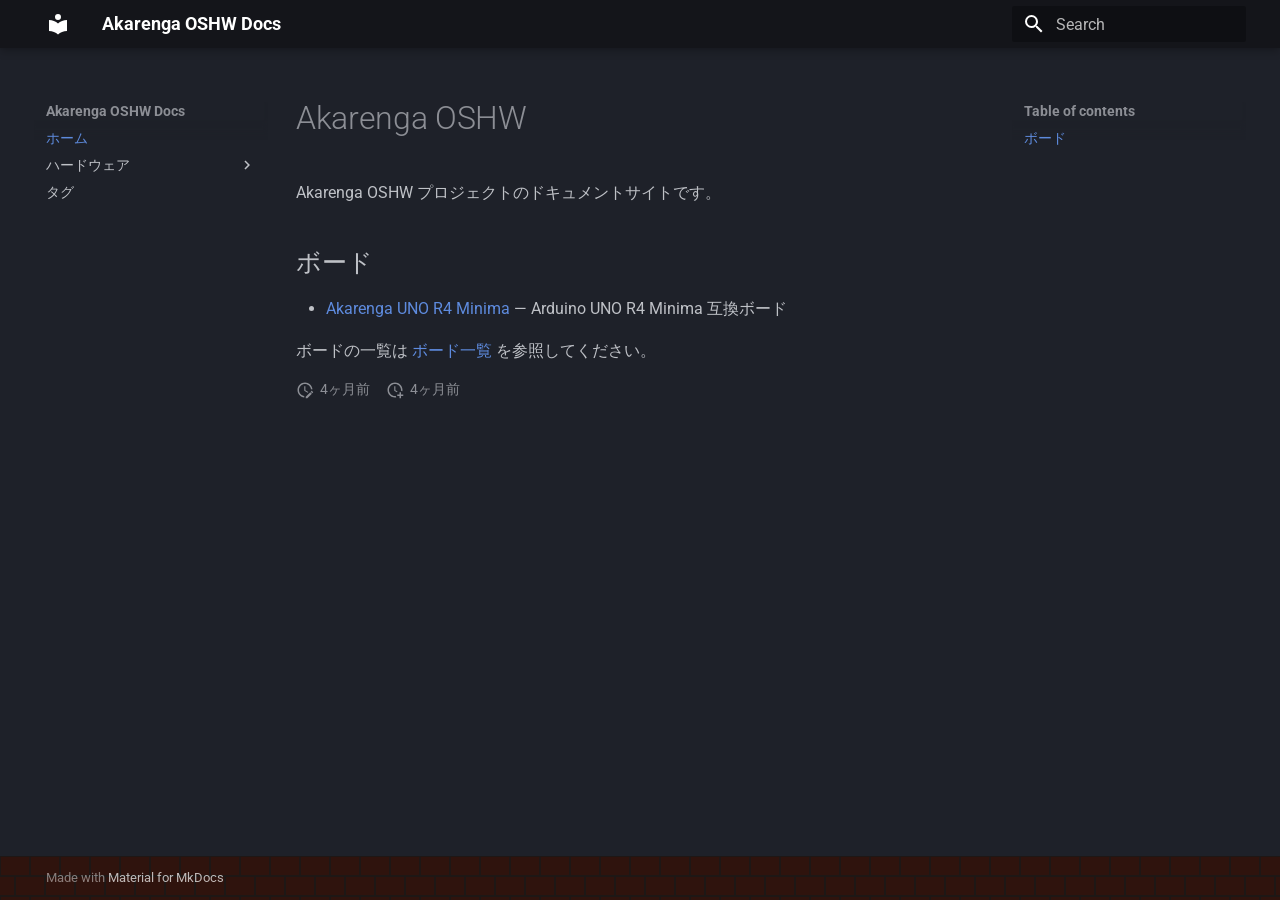
<file: index.html>
<!doctype html>
<html lang="en" class="no-js">
  <head>
    
      <meta charset="utf-8">
      <meta name="viewport" content="width=device-width,initial-scale=1">
      
      
      
      
      
        <link rel="next" href="hardware/boards/">
      
      
        
      
      
      <link rel="icon" href="assets/images/favicon.png">
      <meta name="generator" content="mkdocs-1.6.1, mkdocs-material-9.8.0">
    
    
      
        <title>Akarenga OSHW Docs</title>
      
    
    
      <link rel="stylesheet" href="assets/stylesheets/main.57a0d79d.min.css">
      
        
        <link rel="stylesheet" href="assets/stylesheets/palette.fb2fffe2.min.css">
      
      


    
    
      
    
    
      
        
        
        <link rel="preconnect" href="https://fonts.gstatic.com" crossorigin>
        <link rel="stylesheet" href="https://fonts.googleapis.com/css?family=Roboto:300,300i,400,400i,700,700i%7CRoboto+Mono:400,400i,700,700i&display=fallback">
        <style>:root{--md-text-font:"Roboto";--md-code-font:"Roboto Mono"}</style>
      
    
    
      <link rel="stylesheet" href="css/timeago.css">
    
      <link rel="stylesheet" href="stylesheets/extra.css">
    
    <script>__md_scope=new URL(".",location),__md_hash=e=>[...e].reduce(((e,_)=>(e<<5)-e+_.charCodeAt(0)),0),__md_get=(e,_=localStorage,t=__md_scope)=>JSON.parse(_.getItem(t.pathname+"."+e)),__md_set=(e,_,t=localStorage,a=__md_scope)=>{try{t.setItem(a.pathname+"."+e,JSON.stringify(_))}catch(e){}}</script>
    
      

    
    
  </head>
  
  
    
    
    
    
    
    <body dir="ltr" data-md-color-scheme="slate" data-md-color-primary="black" data-md-color-accent="indigo">
  
    
    <input class="md-toggle" data-md-toggle="drawer" type="checkbox" id="__drawer" autocomplete="off">
    <input class="md-toggle" data-md-toggle="search" type="checkbox" id="__search" autocomplete="off">
    <label class="md-overlay" for="__drawer"></label>
    <div data-md-component="skip">
      
        
        <a href="#akarenga-oshw" class="md-skip">
          Skip to content
        </a>
      
    </div>
    <div data-md-component="announce">
      
    </div>
    
    
      

  

<header class="md-header md-header--shadow" data-md-component="header">
  <nav class="md-header__inner md-grid" aria-label="Header">
    <a href="." title="Akarenga OSHW Docs" class="md-header__button md-logo" aria-label="Akarenga OSHW Docs" data-md-component="logo">
      
  
  <svg xmlns="http://www.w3.org/2000/svg" viewBox="0 0 24 24"><path d="M12 8a3 3 0 0 0 3-3 3 3 0 0 0-3-3 3 3 0 0 0-3 3 3 3 0 0 0 3 3m0 3.54C9.64 9.35 6.5 8 3 8v11c3.5 0 6.64 1.35 9 3.54 2.36-2.19 5.5-3.54 9-3.54V8c-3.5 0-6.64 1.35-9 3.54"/></svg>

    </a>
    <label class="md-header__button md-icon" for="__drawer">
      
      <svg xmlns="http://www.w3.org/2000/svg" viewBox="0 0 24 24"><path d="M3 6h18v2H3zm0 5h18v2H3zm0 5h18v2H3z"/></svg>
    </label>
    <div class="md-header__title" data-md-component="header-title">
      <div class="md-header__ellipsis">
        <div class="md-header__topic">
          <span class="md-ellipsis">
            Akarenga OSHW Docs
          </span>
        </div>
        <div class="md-header__topic" data-md-component="header-topic">
          <span class="md-ellipsis">
            
              ホーム
            
          </span>
        </div>
      </div>
    </div>
    
      
    
    
    
    
      
      
        <label class="md-header__button md-icon" for="__search">
          
          <svg xmlns="http://www.w3.org/2000/svg" viewBox="0 0 24 24"><path d="M9.5 3A6.5 6.5 0 0 1 16 9.5c0 1.61-.59 3.09-1.56 4.23l.27.27h.79l5 5-1.5 1.5-5-5v-.79l-.27-.27A6.52 6.52 0 0 1 9.5 16 6.5 6.5 0 0 1 3 9.5 6.5 6.5 0 0 1 9.5 3m0 2C7 5 5 7 5 9.5S7 14 9.5 14 14 12 14 9.5 12 5 9.5 5"/></svg>
        </label>
        <div class="md-search" data-md-component="search" role="dialog">
  <label class="md-search__overlay" for="__search"></label>
  <div class="md-search__inner" role="search">
    <form class="md-search__form" name="search">
      <input type="text" class="md-search__input" name="query" aria-label="Search" placeholder="Search" autocapitalize="off" autocorrect="off" autocomplete="off" spellcheck="false" data-md-component="search-query" required>
      <label class="md-search__icon md-icon" for="__search">
        
        <svg xmlns="http://www.w3.org/2000/svg" viewBox="0 0 24 24"><path d="M9.5 3A6.5 6.5 0 0 1 16 9.5c0 1.61-.59 3.09-1.56 4.23l.27.27h.79l5 5-1.5 1.5-5-5v-.79l-.27-.27A6.52 6.52 0 0 1 9.5 16 6.5 6.5 0 0 1 3 9.5 6.5 6.5 0 0 1 9.5 3m0 2C7 5 5 7 5 9.5S7 14 9.5 14 14 12 14 9.5 12 5 9.5 5"/></svg>
        
        <svg xmlns="http://www.w3.org/2000/svg" viewBox="0 0 24 24"><path d="M20 11v2H8l5.5 5.5-1.42 1.42L4.16 12l7.92-7.92L13.5 5.5 8 11z"/></svg>
      </label>
      <nav class="md-search__options" aria-label="Search">
        
        <button type="reset" class="md-search__icon md-icon" title="Clear" aria-label="Clear" tabindex="-1">
          
          <svg xmlns="http://www.w3.org/2000/svg" viewBox="0 0 24 24"><path d="M19 6.41 17.59 5 12 10.59 6.41 5 5 6.41 10.59 12 5 17.59 6.41 19 12 13.41 17.59 19 19 17.59 13.41 12z"/></svg>
        </button>
      </nav>
      
    </form>
    <div class="md-search__output">
      <div class="md-search__scrollwrap" tabindex="0" data-md-scrollfix>
        <div class="md-search-result" data-md-component="search-result">
          <div class="md-search-result__meta">
            Initializing search
          </div>
          <ol class="md-search-result__list" role="presentation"></ol>
        </div>
      </div>
    </div>
  </div>
</div>
      
    
    
  </nav>
  
</header>
    
    <div class="md-container" data-md-component="container">
      
      
        
          
        
      
      <main class="md-main" data-md-component="main">
        <div class="md-main__inner md-grid">
          
            
              
              <div class="md-sidebar md-sidebar--primary" data-md-component="sidebar" data-md-type="navigation" >
                <div class="md-sidebar__scrollwrap">
                  <div class="md-sidebar__inner">
                    



<nav class="md-nav md-nav--primary" aria-label="Navigation" data-md-level="0">
  <label class="md-nav__title" for="__drawer">
    <a href="." title="Akarenga OSHW Docs" class="md-nav__button md-logo" aria-label="Akarenga OSHW Docs" data-md-component="logo">
      
  
  <svg xmlns="http://www.w3.org/2000/svg" viewBox="0 0 24 24"><path d="M12 8a3 3 0 0 0 3-3 3 3 0 0 0-3-3 3 3 0 0 0-3 3 3 3 0 0 0 3 3m0 3.54C9.64 9.35 6.5 8 3 8v11c3.5 0 6.64 1.35 9 3.54 2.36-2.19 5.5-3.54 9-3.54V8c-3.5 0-6.64 1.35-9 3.54"/></svg>

    </a>
    Akarenga OSHW Docs
  </label>
  
  <ul class="md-nav__list" data-md-scrollfix>
    
      
      
  
  
    
  
  
  
    <li class="md-nav__item md-nav__item--active">
      
      <input class="md-nav__toggle md-toggle" type="checkbox" id="__toc">
      
      
        
      
      
        <label class="md-nav__link md-nav__link--active" for="__toc">
          
  
  
  <span class="md-ellipsis">
    
  
    ホーム
  

    
  </span>
  
  

          <span class="md-nav__icon md-icon"></span>
        </label>
      
      <a href="." class="md-nav__link md-nav__link--active">
        
  
  
  <span class="md-ellipsis">
    
  
    ホーム
  

    
  </span>
  
  

      </a>
      
        

<nav class="md-nav md-nav--secondary" aria-label="Table of contents">
  
  
  
    
  
  
    <label class="md-nav__title" for="__toc">
      <span class="md-nav__icon md-icon"></span>
      Table of contents
    </label>
    <ul class="md-nav__list" data-md-component="toc" data-md-scrollfix>
      
        <li class="md-nav__item">
  <a href="#_1" class="md-nav__link">
    <span class="md-ellipsis">
      
        ボード
      
    </span>
  </a>
  
</li>
      
    </ul>
  
</nav>
      
    </li>
  

    
      
      
  
  
  
  
    
    
    
    
    
    <li class="md-nav__item md-nav__item--nested">
      
        
        
        <input class="md-nav__toggle md-toggle " type="checkbox" id="__nav_2" >
        
          
          <label class="md-nav__link" for="__nav_2" id="__nav_2_label" tabindex="0">
            
  
  
  <span class="md-ellipsis">
    
  
    ハードウェア
  

    
  </span>
  
  

            <span class="md-nav__icon md-icon"></span>
          </label>
        
        <nav class="md-nav" data-md-level="1" aria-labelledby="__nav_2_label" aria-expanded="false">
          <label class="md-nav__title" for="__nav_2">
            <span class="md-nav__icon md-icon"></span>
            
  
    ハードウェア
  

          </label>
          <ul class="md-nav__list" data-md-scrollfix>
            
              
                
  
  
  
  
    
    
    
    
    
    <li class="md-nav__item md-nav__item--nested">
      
        
        
        <input class="md-nav__toggle md-toggle " type="checkbox" id="__nav_2_1" >
        
          
          <label class="md-nav__link" for="__nav_2_1" id="__nav_2_1_label" tabindex="0">
            
  
  
  <span class="md-ellipsis">
    
  
    ボード
  

    
  </span>
  
  

            <span class="md-nav__icon md-icon"></span>
          </label>
        
        <nav class="md-nav" data-md-level="2" aria-labelledby="__nav_2_1_label" aria-expanded="false">
          <label class="md-nav__title" for="__nav_2_1">
            <span class="md-nav__icon md-icon"></span>
            
  
    ボード
  

          </label>
          <ul class="md-nav__list" data-md-scrollfix>
            
              
                
  
  
  
  
    <li class="md-nav__item">
      <a href="hardware/boards/" class="md-nav__link">
        
  
  
  <span class="md-ellipsis">
    
  
    ボード一覧
  

    
  </span>
  
  

      </a>
    </li>
  

              
            
              
                
  
  
  
  
    
    
    
    
    
    <li class="md-nav__item md-nav__item--nested">
      
        
        
        <input class="md-nav__toggle md-toggle " type="checkbox" id="__nav_2_1_2" >
        
          
          <label class="md-nav__link" for="__nav_2_1_2" id="__nav_2_1_2_label" tabindex="0">
            
  
  
  <span class="md-ellipsis">
    
  
    Akarenga UNO R4 Minima
  

    
  </span>
  
  

            <span class="md-nav__icon md-icon"></span>
          </label>
        
        <nav class="md-nav" data-md-level="3" aria-labelledby="__nav_2_1_2_label" aria-expanded="false">
          <label class="md-nav__title" for="__nav_2_1_2">
            <span class="md-nav__icon md-icon"></span>
            
  
    Akarenga UNO R4 Minima
  

          </label>
          <ul class="md-nav__list" data-md-scrollfix>
            
              
                
  
  
  
  
    <li class="md-nav__item">
      <a href="hardware/boards/uno-r4-minima/" class="md-nav__link">
        
  
  
  <span class="md-ellipsis">
    
  
    Akarenga UNO R4 Minima
  

    
  </span>
  
  

      </a>
    </li>
  

              
            
              
                
  
  
  
  
    
    
    
    
    
    <li class="md-nav__item md-nav__item--nested">
      
        
        
        <input class="md-nav__toggle md-toggle " type="checkbox" id="__nav_2_1_2_2" >
        
          
          <label class="md-nav__link" for="__nav_2_1_2_2" id="__nav_2_1_2_2_label" tabindex="0">
            
  
  
  <span class="md-ellipsis">
    
  
    チュートリアル
  

    
  </span>
  
  

            <span class="md-nav__icon md-icon"></span>
          </label>
        
        <nav class="md-nav" data-md-level="4" aria-labelledby="__nav_2_1_2_2_label" aria-expanded="false">
          <label class="md-nav__title" for="__nav_2_1_2_2">
            <span class="md-nav__icon md-icon"></span>
            
  
    チュートリアル
  

          </label>
          <ul class="md-nav__list" data-md-scrollfix>
            
              
                
  
  
  
  
    <li class="md-nav__item">
      <a href="hardware/boards/uno-r4-minima/tutorials/getting-started/" class="md-nav__link">
        
  
  
  <span class="md-ellipsis">
    
  
    Getting Started
  

    
  </span>
  
  

      </a>
    </li>
  

              
            
          </ul>
        </nav>
      
    </li>
  

              
            
          </ul>
        </nav>
      
    </li>
  

              
            
          </ul>
        </nav>
      
    </li>
  

              
            
          </ul>
        </nav>
      
    </li>
  

    
      
      
  
  
  
  
    <li class="md-nav__item">
      <a href="tags/" class="md-nav__link">
        
  
  
  <span class="md-ellipsis">
    
  
    タグ
  

    
  </span>
  
  

      </a>
    </li>
  

    
  </ul>
</nav>
                  </div>
                </div>
              </div>
            
            
              
              <div class="md-sidebar md-sidebar--secondary" data-md-component="sidebar" data-md-type="toc" >
                <div class="md-sidebar__scrollwrap">
                  <div class="md-sidebar__inner">
                    

<nav class="md-nav md-nav--secondary" aria-label="Table of contents">
  
  
  
    
  
  
    <label class="md-nav__title" for="__toc">
      <span class="md-nav__icon md-icon"></span>
      Table of contents
    </label>
    <ul class="md-nav__list" data-md-component="toc" data-md-scrollfix>
      
        <li class="md-nav__item">
  <a href="#_1" class="md-nav__link">
    <span class="md-ellipsis">
      
        ボード
      
    </span>
  </a>
  
</li>
      
    </ul>
  
</nav>
                  </div>
                </div>
              </div>
            
          
          
            <div class="md-content" data-md-component="content">
              
              <article class="md-content__inner md-typeset">
                
                  



<h1 id="akarenga-oshw">Akarenga OSHW</h1>
<p>Akarenga OSHW プロジェクトのドキュメントサイトです。</p>
<h2 id="_1">ボード</h2>
<ul>
<li><a href="hardware/boards/uno-r4-minima/">Akarenga UNO R4 Minima</a> — Arduino UNO R4 Minima 互換ボード</li>
</ul>
<p>ボードの一覧は <a href="hardware/boards/">ボード一覧</a> を参照してください。</p>




  
  
    
  
  
    
  


  <aside class="md-source-file">
    
      
  <span class="md-source-file__fact">
    <span class="md-icon" title="Last update">
      <svg xmlns="http://www.w3.org/2000/svg" viewBox="0 0 24 24"><path d="M21 13.1c-.1 0-.3.1-.4.2l-1 1 2.1 2.1 1-1c.2-.2.2-.6 0-.8l-1.3-1.3c-.1-.1-.2-.2-.4-.2m-1.9 1.8-6.1 6V23h2.1l6.1-6.1zM12.5 7v5.2l4 2.4-1 1L11 13V7zM11 21.9c-5.1-.5-9-4.8-9-9.9C2 6.5 6.5 2 12 2c5.3 0 9.6 4.1 10 9.3-.3-.1-.6-.2-1-.2s-.7.1-1 .2C19.6 7.2 16.2 4 12 4c-4.4 0-8 3.6-8 8 0 4.1 3.1 7.5 7.1 7.9l-.1.2z"/></svg>
    </span>
    <span class="git-revision-date-localized-plugin git-revision-date-localized-plugin-timeago" title="2026年7月31日 15:44:10 JST"><span class="timeago" datetime="2026-07-31T15:44:10+09:00" locale="ja"></span></span><span class="git-revision-date-localized-plugin git-revision-date-localized-plugin-iso_date" title="2026年7月31日 15:44:10 JST">2026-07-31</span>
  </span>

    
    
      
  <span class="md-source-file__fact">
    <span class="md-icon" title="Created">
      <svg xmlns="http://www.w3.org/2000/svg" viewBox="0 0 24 24"><path d="M14.47 15.08 11 13V7h1.5v5.25l3.08 1.83c-.41.28-.79.62-1.11 1m-1.39 4.84c-.36.05-.71.08-1.08.08-4.42 0-8-3.58-8-8s3.58-8 8-8 8 3.58 8 8c0 .37-.03.72-.08 1.08.69.1 1.33.32 1.92.64.1-.56.16-1.13.16-1.72 0-5.5-4.5-10-10-10S2 6.5 2 12s4.47 10 10 10c.59 0 1.16-.06 1.72-.16-.32-.59-.54-1.23-.64-1.92M18 15v3h-3v2h3v3h2v-3h3v-2h-3v-3z"/></svg>
    </span>
    <span class="git-revision-date-localized-plugin git-revision-date-localized-plugin-timeago" title="2026年7月26日 09:21:56 JST"><span class="timeago" datetime="2026-07-26T09:21:56+09:00" locale="ja"></span></span><span class="git-revision-date-localized-plugin git-revision-date-localized-plugin-iso_date" title="2026年7月26日 09:21:56 JST">2026-07-26</span>
  </span>

    
    
  </aside>





                
              </article>
            </div>
          
          
<script>var target=document.getElementById(location.hash.slice(1));target&&target.name&&(target.checked=target.name.startsWith("__tabbed_"))</script>
        </div>
        
      </main>
      
        <footer class="md-footer">
  
  <div class="md-footer-meta md-typeset">
    <div class="md-footer-meta__inner md-grid">
      <div class="md-copyright">
  
  
    Made with
    <a href="https://squidfunk.github.io/mkdocs-material/" target="_blank" rel="noopener">
      Material for MkDocs
    </a>
  
</div>
      
    </div>
  </div>
</footer>
      
    </div>
    <div class="md-dialog" data-md-component="dialog">
      <div class="md-dialog__inner md-typeset"></div>
    </div>
    
    
    
      
      
      <script id="__config" type="application/json">{"annotate": null, "base": ".", "features": ["content.code.copy"], "search": "assets/javascripts/workers/search.a7633da7.min.js", "tags": null, "translations": {"clipboard.copied": "Copied to clipboard", "clipboard.copy": "Copy to clipboard", "search.result.more.one": "1 more on this page", "search.result.more.other": "# more on this page", "search.result.none": "No matching documents", "search.result.one": "1 matching document", "search.result.other": "# matching documents", "search.result.placeholder": "Type to start searching", "search.result.term.missing": "Missing", "select.version": "Select version"}, "version": null}</script>
    
    
      <script src="assets/javascripts/bundle.c21346df.min.js"></script>
      
        <script src="js/timeago.min.js"></script>
      
        <script src="js/timeago_mkdocs_material.js"></script>
      
    
  </body>
</html>
</file>
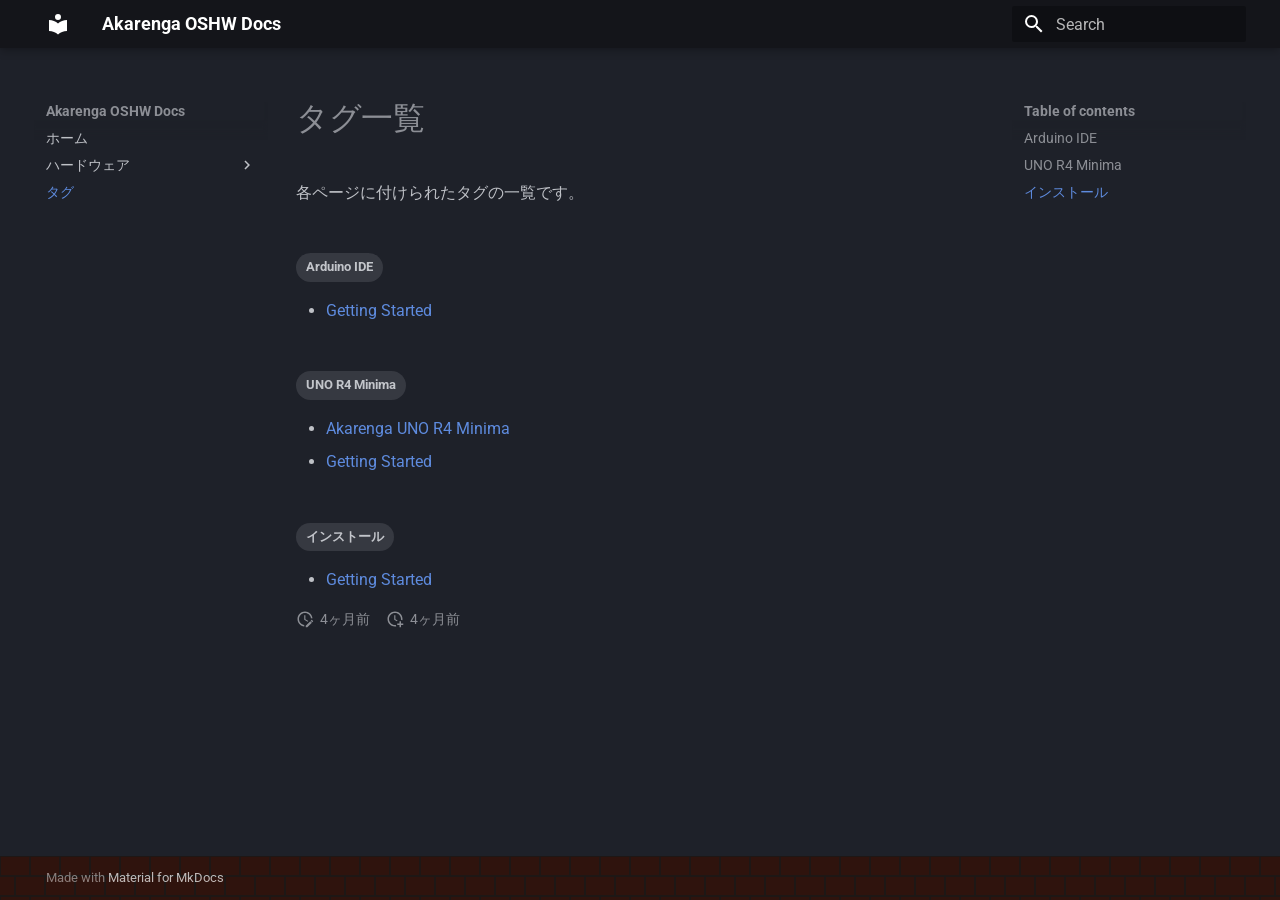
<file: tags/index.html>
<!doctype html>
<html lang="en" class="no-js">
  <head>
    
      <meta charset="utf-8">
      <meta name="viewport" content="width=device-width,initial-scale=1">
      
        <meta name="description" content="タグごとにページを一覧します。">
      
      
      
      
        <link rel="prev" href="../hardware/boards/uno-r4-minima/tutorials/getting-started/">
      
      
      
        
      
      
      <link rel="icon" href="../assets/images/favicon.png">
      <meta name="generator" content="mkdocs-1.6.1, mkdocs-material-9.8.0">
    
    
      
        <title>タグ一覧 - Akarenga OSHW Docs</title>
      
    
    
      <link rel="stylesheet" href="../assets/stylesheets/main.57a0d79d.min.css">
      
        
        <link rel="stylesheet" href="../assets/stylesheets/palette.fb2fffe2.min.css">
      
      


    
    
      
    
    
      
        
        
        <link rel="preconnect" href="https://fonts.gstatic.com" crossorigin>
        <link rel="stylesheet" href="https://fonts.googleapis.com/css?family=Roboto:300,300i,400,400i,700,700i%7CRoboto+Mono:400,400i,700,700i&display=fallback">
        <style>:root{--md-text-font:"Roboto";--md-code-font:"Roboto Mono"}</style>
      
    
    
      <link rel="stylesheet" href="../css/timeago.css">
    
      <link rel="stylesheet" href="../stylesheets/extra.css">
    
    <script>__md_scope=new URL("..",location),__md_hash=e=>[...e].reduce(((e,_)=>(e<<5)-e+_.charCodeAt(0)),0),__md_get=(e,_=localStorage,t=__md_scope)=>JSON.parse(_.getItem(t.pathname+"."+e)),__md_set=(e,_,t=localStorage,a=__md_scope)=>{try{t.setItem(a.pathname+"."+e,JSON.stringify(_))}catch(e){}}</script>
    
      

    
    
  </head>
  
  
    
    
    
    
    
    <body dir="ltr" data-md-color-scheme="slate" data-md-color-primary="black" data-md-color-accent="indigo">
  
    
    <input class="md-toggle" data-md-toggle="drawer" type="checkbox" id="__drawer" autocomplete="off">
    <input class="md-toggle" data-md-toggle="search" type="checkbox" id="__search" autocomplete="off">
    <label class="md-overlay" for="__drawer"></label>
    <div data-md-component="skip">
      
        
        <a href="#_1" class="md-skip">
          Skip to content
        </a>
      
    </div>
    <div data-md-component="announce">
      
    </div>
    
    
      

  

<header class="md-header md-header--shadow" data-md-component="header">
  <nav class="md-header__inner md-grid" aria-label="Header">
    <a href=".." title="Akarenga OSHW Docs" class="md-header__button md-logo" aria-label="Akarenga OSHW Docs" data-md-component="logo">
      
  
  <svg xmlns="http://www.w3.org/2000/svg" viewBox="0 0 24 24"><path d="M12 8a3 3 0 0 0 3-3 3 3 0 0 0-3-3 3 3 0 0 0-3 3 3 3 0 0 0 3 3m0 3.54C9.64 9.35 6.5 8 3 8v11c3.5 0 6.64 1.35 9 3.54 2.36-2.19 5.5-3.54 9-3.54V8c-3.5 0-6.64 1.35-9 3.54"/></svg>

    </a>
    <label class="md-header__button md-icon" for="__drawer">
      
      <svg xmlns="http://www.w3.org/2000/svg" viewBox="0 0 24 24"><path d="M3 6h18v2H3zm0 5h18v2H3zm0 5h18v2H3z"/></svg>
    </label>
    <div class="md-header__title" data-md-component="header-title">
      <div class="md-header__ellipsis">
        <div class="md-header__topic">
          <span class="md-ellipsis">
            Akarenga OSHW Docs
          </span>
        </div>
        <div class="md-header__topic" data-md-component="header-topic">
          <span class="md-ellipsis">
            
              タグ一覧
            
          </span>
        </div>
      </div>
    </div>
    
      
    
    
    
    
      
      
        <label class="md-header__button md-icon" for="__search">
          
          <svg xmlns="http://www.w3.org/2000/svg" viewBox="0 0 24 24"><path d="M9.5 3A6.5 6.5 0 0 1 16 9.5c0 1.61-.59 3.09-1.56 4.23l.27.27h.79l5 5-1.5 1.5-5-5v-.79l-.27-.27A6.52 6.52 0 0 1 9.5 16 6.5 6.5 0 0 1 3 9.5 6.5 6.5 0 0 1 9.5 3m0 2C7 5 5 7 5 9.5S7 14 9.5 14 14 12 14 9.5 12 5 9.5 5"/></svg>
        </label>
        <div class="md-search" data-md-component="search" role="dialog">
  <label class="md-search__overlay" for="__search"></label>
  <div class="md-search__inner" role="search">
    <form class="md-search__form" name="search">
      <input type="text" class="md-search__input" name="query" aria-label="Search" placeholder="Search" autocapitalize="off" autocorrect="off" autocomplete="off" spellcheck="false" data-md-component="search-query" required>
      <label class="md-search__icon md-icon" for="__search">
        
        <svg xmlns="http://www.w3.org/2000/svg" viewBox="0 0 24 24"><path d="M9.5 3A6.5 6.5 0 0 1 16 9.5c0 1.61-.59 3.09-1.56 4.23l.27.27h.79l5 5-1.5 1.5-5-5v-.79l-.27-.27A6.52 6.52 0 0 1 9.5 16 6.5 6.5 0 0 1 3 9.5 6.5 6.5 0 0 1 9.5 3m0 2C7 5 5 7 5 9.5S7 14 9.5 14 14 12 14 9.5 12 5 9.5 5"/></svg>
        
        <svg xmlns="http://www.w3.org/2000/svg" viewBox="0 0 24 24"><path d="M20 11v2H8l5.5 5.5-1.42 1.42L4.16 12l7.92-7.92L13.5 5.5 8 11z"/></svg>
      </label>
      <nav class="md-search__options" aria-label="Search">
        
        <button type="reset" class="md-search__icon md-icon" title="Clear" aria-label="Clear" tabindex="-1">
          
          <svg xmlns="http://www.w3.org/2000/svg" viewBox="0 0 24 24"><path d="M19 6.41 17.59 5 12 10.59 6.41 5 5 6.41 10.59 12 5 17.59 6.41 19 12 13.41 17.59 19 19 17.59 13.41 12z"/></svg>
        </button>
      </nav>
      
    </form>
    <div class="md-search__output">
      <div class="md-search__scrollwrap" tabindex="0" data-md-scrollfix>
        <div class="md-search-result" data-md-component="search-result">
          <div class="md-search-result__meta">
            Initializing search
          </div>
          <ol class="md-search-result__list" role="presentation"></ol>
        </div>
      </div>
    </div>
  </div>
</div>
      
    
    
  </nav>
  
</header>
    
    <div class="md-container" data-md-component="container">
      
      
        
          
        
      
      <main class="md-main" data-md-component="main">
        <div class="md-main__inner md-grid">
          
            
              
              <div class="md-sidebar md-sidebar--primary" data-md-component="sidebar" data-md-type="navigation" >
                <div class="md-sidebar__scrollwrap">
                  <div class="md-sidebar__inner">
                    



<nav class="md-nav md-nav--primary" aria-label="Navigation" data-md-level="0">
  <label class="md-nav__title" for="__drawer">
    <a href=".." title="Akarenga OSHW Docs" class="md-nav__button md-logo" aria-label="Akarenga OSHW Docs" data-md-component="logo">
      
  
  <svg xmlns="http://www.w3.org/2000/svg" viewBox="0 0 24 24"><path d="M12 8a3 3 0 0 0 3-3 3 3 0 0 0-3-3 3 3 0 0 0-3 3 3 3 0 0 0 3 3m0 3.54C9.64 9.35 6.5 8 3 8v11c3.5 0 6.64 1.35 9 3.54 2.36-2.19 5.5-3.54 9-3.54V8c-3.5 0-6.64 1.35-9 3.54"/></svg>

    </a>
    Akarenga OSHW Docs
  </label>
  
  <ul class="md-nav__list" data-md-scrollfix>
    
      
      
  
  
  
  
    <li class="md-nav__item">
      <a href=".." class="md-nav__link">
        
  
  
  <span class="md-ellipsis">
    
  
    ホーム
  

    
  </span>
  
  

      </a>
    </li>
  

    
      
      
  
  
  
  
    
    
    
    
    
    <li class="md-nav__item md-nav__item--nested">
      
        
        
        <input class="md-nav__toggle md-toggle " type="checkbox" id="__nav_2" >
        
          
          <label class="md-nav__link" for="__nav_2" id="__nav_2_label" tabindex="0">
            
  
  
  <span class="md-ellipsis">
    
  
    ハードウェア
  

    
  </span>
  
  

            <span class="md-nav__icon md-icon"></span>
          </label>
        
        <nav class="md-nav" data-md-level="1" aria-labelledby="__nav_2_label" aria-expanded="false">
          <label class="md-nav__title" for="__nav_2">
            <span class="md-nav__icon md-icon"></span>
            
  
    ハードウェア
  

          </label>
          <ul class="md-nav__list" data-md-scrollfix>
            
              
                
  
  
  
  
    
    
    
    
    
    <li class="md-nav__item md-nav__item--nested">
      
        
        
        <input class="md-nav__toggle md-toggle " type="checkbox" id="__nav_2_1" >
        
          
          <label class="md-nav__link" for="__nav_2_1" id="__nav_2_1_label" tabindex="0">
            
  
  
  <span class="md-ellipsis">
    
  
    ボード
  

    
  </span>
  
  

            <span class="md-nav__icon md-icon"></span>
          </label>
        
        <nav class="md-nav" data-md-level="2" aria-labelledby="__nav_2_1_label" aria-expanded="false">
          <label class="md-nav__title" for="__nav_2_1">
            <span class="md-nav__icon md-icon"></span>
            
  
    ボード
  

          </label>
          <ul class="md-nav__list" data-md-scrollfix>
            
              
                
  
  
  
  
    <li class="md-nav__item">
      <a href="../hardware/boards/" class="md-nav__link">
        
  
  
  <span class="md-ellipsis">
    
  
    ボード一覧
  

    
  </span>
  
  

      </a>
    </li>
  

              
            
              
                
  
  
  
  
    
    
    
    
    
    <li class="md-nav__item md-nav__item--nested">
      
        
        
        <input class="md-nav__toggle md-toggle " type="checkbox" id="__nav_2_1_2" >
        
          
          <label class="md-nav__link" for="__nav_2_1_2" id="__nav_2_1_2_label" tabindex="0">
            
  
  
  <span class="md-ellipsis">
    
  
    Akarenga UNO R4 Minima
  

    
  </span>
  
  

            <span class="md-nav__icon md-icon"></span>
          </label>
        
        <nav class="md-nav" data-md-level="3" aria-labelledby="__nav_2_1_2_label" aria-expanded="false">
          <label class="md-nav__title" for="__nav_2_1_2">
            <span class="md-nav__icon md-icon"></span>
            
  
    Akarenga UNO R4 Minima
  

          </label>
          <ul class="md-nav__list" data-md-scrollfix>
            
              
                
  
  
  
  
    <li class="md-nav__item">
      <a href="../hardware/boards/uno-r4-minima/" class="md-nav__link">
        
  
  
  <span class="md-ellipsis">
    
  
    Akarenga UNO R4 Minima
  

    
  </span>
  
  

      </a>
    </li>
  

              
            
              
                
  
  
  
  
    
    
    
    
    
    <li class="md-nav__item md-nav__item--nested">
      
        
        
        <input class="md-nav__toggle md-toggle " type="checkbox" id="__nav_2_1_2_2" >
        
          
          <label class="md-nav__link" for="__nav_2_1_2_2" id="__nav_2_1_2_2_label" tabindex="0">
            
  
  
  <span class="md-ellipsis">
    
  
    チュートリアル
  

    
  </span>
  
  

            <span class="md-nav__icon md-icon"></span>
          </label>
        
        <nav class="md-nav" data-md-level="4" aria-labelledby="__nav_2_1_2_2_label" aria-expanded="false">
          <label class="md-nav__title" for="__nav_2_1_2_2">
            <span class="md-nav__icon md-icon"></span>
            
  
    チュートリアル
  

          </label>
          <ul class="md-nav__list" data-md-scrollfix>
            
              
                
  
  
  
  
    <li class="md-nav__item">
      <a href="../hardware/boards/uno-r4-minima/tutorials/getting-started/" class="md-nav__link">
        
  
  
  <span class="md-ellipsis">
    
  
    Getting Started
  

    
  </span>
  
  

      </a>
    </li>
  

              
            
          </ul>
        </nav>
      
    </li>
  

              
            
          </ul>
        </nav>
      
    </li>
  

              
            
          </ul>
        </nav>
      
    </li>
  

              
            
          </ul>
        </nav>
      
    </li>
  

    
      
      
  
  
    
  
  
  
    <li class="md-nav__item md-nav__item--active">
      
      <input class="md-nav__toggle md-toggle" type="checkbox" id="__toc">
      
      
        
      
      
        <label class="md-nav__link md-nav__link--active" for="__toc">
          
  
  
  <span class="md-ellipsis">
    
  
    タグ
  

    
  </span>
  
  

          <span class="md-nav__icon md-icon"></span>
        </label>
      
      <a href="./" class="md-nav__link md-nav__link--active">
        
  
  
  <span class="md-ellipsis">
    
  
    タグ
  

    
  </span>
  
  

      </a>
      
        

<nav class="md-nav md-nav--secondary" aria-label="Table of contents">
  
  
  
    
  
  
    <label class="md-nav__title" for="__toc">
      <span class="md-nav__icon md-icon"></span>
      Table of contents
    </label>
    <ul class="md-nav__list" data-md-component="toc" data-md-scrollfix>
      
        <li class="md-nav__item">
  <a href="#tag:arduino-ide" class="md-nav__link">
    <span class="md-ellipsis">
      
        Arduino IDE
      
    </span>
  </a>
  
</li>
      
        <li class="md-nav__item">
  <a href="#tag:uno-r4-minima" class="md-nav__link">
    <span class="md-ellipsis">
      
        UNO R4 Minima
      
    </span>
  </a>
  
</li>
      
        <li class="md-nav__item">
  <a href="#tag:インストール" class="md-nav__link">
    <span class="md-ellipsis">
      
        インストール
      
    </span>
  </a>
  
</li>
      
    </ul>
  
</nav>
      
    </li>
  

    
  </ul>
</nav>
                  </div>
                </div>
              </div>
            
            
              
              <div class="md-sidebar md-sidebar--secondary" data-md-component="sidebar" data-md-type="toc" >
                <div class="md-sidebar__scrollwrap">
                  <div class="md-sidebar__inner">
                    

<nav class="md-nav md-nav--secondary" aria-label="Table of contents">
  
  
  
    
  
  
    <label class="md-nav__title" for="__toc">
      <span class="md-nav__icon md-icon"></span>
      Table of contents
    </label>
    <ul class="md-nav__list" data-md-component="toc" data-md-scrollfix>
      
        <li class="md-nav__item">
  <a href="#tag:arduino-ide" class="md-nav__link">
    <span class="md-ellipsis">
      
        Arduino IDE
      
    </span>
  </a>
  
</li>
      
        <li class="md-nav__item">
  <a href="#tag:uno-r4-minima" class="md-nav__link">
    <span class="md-ellipsis">
      
        UNO R4 Minima
      
    </span>
  </a>
  
</li>
      
        <li class="md-nav__item">
  <a href="#tag:インストール" class="md-nav__link">
    <span class="md-ellipsis">
      
        インストール
      
    </span>
  </a>
  
</li>
      
    </ul>
  
</nav>
                  </div>
                </div>
              </div>
            
          
          
            <div class="md-content" data-md-component="content">
              
              <article class="md-content__inner md-typeset">
                
                  



<h1 id="_1">タグ一覧</h1>
<p>各ページに付けられたタグの一覧です。</p>


  <h2 id="tag:arduino-ide">


<span class="md-tag">Arduino IDE</span></h2>
  <ul>
    
      <li>
        <a href="../hardware/boards/uno-r4-minima/tutorials/getting-started/">
          Getting Started
        </a>
      </li>
    
    
  </ul>



  <h2 id="tag:uno-r4-minima">


<span class="md-tag">UNO R4 Minima</span></h2>
  <ul>
    
      <li>
        <a href="../hardware/boards/uno-r4-minima/">
          Akarenga UNO R4 Minima
        </a>
      </li>
    
      <li>
        <a href="../hardware/boards/uno-r4-minima/tutorials/getting-started/">
          Getting Started
        </a>
      </li>
    
    
  </ul>



  <h2 id="tag:インストール">


<span class="md-tag">インストール</span></h2>
  <ul>
    
      <li>
        <a href="../hardware/boards/uno-r4-minima/tutorials/getting-started/">
          Getting Started
        </a>
      </li>
    
    
  </ul>





  
  
    
  
  
    
  


  <aside class="md-source-file">
    
      
  <span class="md-source-file__fact">
    <span class="md-icon" title="Last update">
      <svg xmlns="http://www.w3.org/2000/svg" viewBox="0 0 24 24"><path d="M21 13.1c-.1 0-.3.1-.4.2l-1 1 2.1 2.1 1-1c.2-.2.2-.6 0-.8l-1.3-1.3c-.1-.1-.2-.2-.4-.2m-1.9 1.8-6.1 6V23h2.1l6.1-6.1zM12.5 7v5.2l4 2.4-1 1L11 13V7zM11 21.9c-5.1-.5-9-4.8-9-9.9C2 6.5 6.5 2 12 2c5.3 0 9.6 4.1 10 9.3-.3-.1-.6-.2-1-.2s-.7.1-1 .2C19.6 7.2 16.2 4 12 4c-4.4 0-8 3.6-8 8 0 4.1 3.1 7.5 7.1 7.9l-.1.2z"/></svg>
    </span>
    <span class="git-revision-date-localized-plugin git-revision-date-localized-plugin-timeago" title="2026年7月31日 15:44:10 JST"><span class="timeago" datetime="2026-07-31T15:44:10+09:00" locale="ja"></span></span><span class="git-revision-date-localized-plugin git-revision-date-localized-plugin-iso_date" title="2026年7月31日 15:44:10 JST">2026-07-31</span>
  </span>

    
    
      
  <span class="md-source-file__fact">
    <span class="md-icon" title="Created">
      <svg xmlns="http://www.w3.org/2000/svg" viewBox="0 0 24 24"><path d="M14.47 15.08 11 13V7h1.5v5.25l3.08 1.83c-.41.28-.79.62-1.11 1m-1.39 4.84c-.36.05-.71.08-1.08.08-4.42 0-8-3.58-8-8s3.58-8 8-8 8 3.58 8 8c0 .37-.03.72-.08 1.08.69.1 1.33.32 1.92.64.1-.56.16-1.13.16-1.72 0-5.5-4.5-10-10-10S2 6.5 2 12s4.47 10 10 10c.59 0 1.16-.06 1.72-.16-.32-.59-.54-1.23-.64-1.92M18 15v3h-3v2h3v3h2v-3h3v-2h-3v-3z"/></svg>
    </span>
    <span class="git-revision-date-localized-plugin git-revision-date-localized-plugin-timeago" title="2026年7月31日 15:44:10 JST"><span class="timeago" datetime="2026-07-31T15:44:10+09:00" locale="ja"></span></span><span class="git-revision-date-localized-plugin git-revision-date-localized-plugin-iso_date" title="2026年7月31日 15:44:10 JST">2026-07-31</span>
  </span>

    
    
  </aside>





                
              </article>
            </div>
          
          
<script>var target=document.getElementById(location.hash.slice(1));target&&target.name&&(target.checked=target.name.startsWith("__tabbed_"))</script>
        </div>
        
      </main>
      
        <footer class="md-footer">
  
  <div class="md-footer-meta md-typeset">
    <div class="md-footer-meta__inner md-grid">
      <div class="md-copyright">
  
  
    Made with
    <a href="https://squidfunk.github.io/mkdocs-material/" target="_blank" rel="noopener">
      Material for MkDocs
    </a>
  
</div>
      
    </div>
  </div>
</footer>
      
    </div>
    <div class="md-dialog" data-md-component="dialog">
      <div class="md-dialog__inner md-typeset"></div>
    </div>
    
    
    
      
      
      <script id="__config" type="application/json">{"annotate": null, "base": "..", "features": ["content.code.copy"], "search": "../assets/javascripts/workers/search.a7633da7.min.js", "tags": null, "translations": {"clipboard.copied": "Copied to clipboard", "clipboard.copy": "Copy to clipboard", "search.result.more.one": "1 more on this page", "search.result.more.other": "# more on this page", "search.result.none": "No matching documents", "search.result.one": "1 matching document", "search.result.other": "# matching documents", "search.result.placeholder": "Type to start searching", "search.result.term.missing": "Missing", "select.version": "Select version"}, "version": null}</script>
    
    
      <script src="../assets/javascripts/bundle.c21346df.min.js"></script>
      
        <script src="../js/timeago.min.js"></script>
      
        <script src="../js/timeago_mkdocs_material.js"></script>
      
    
  </body>
</html>
</file>
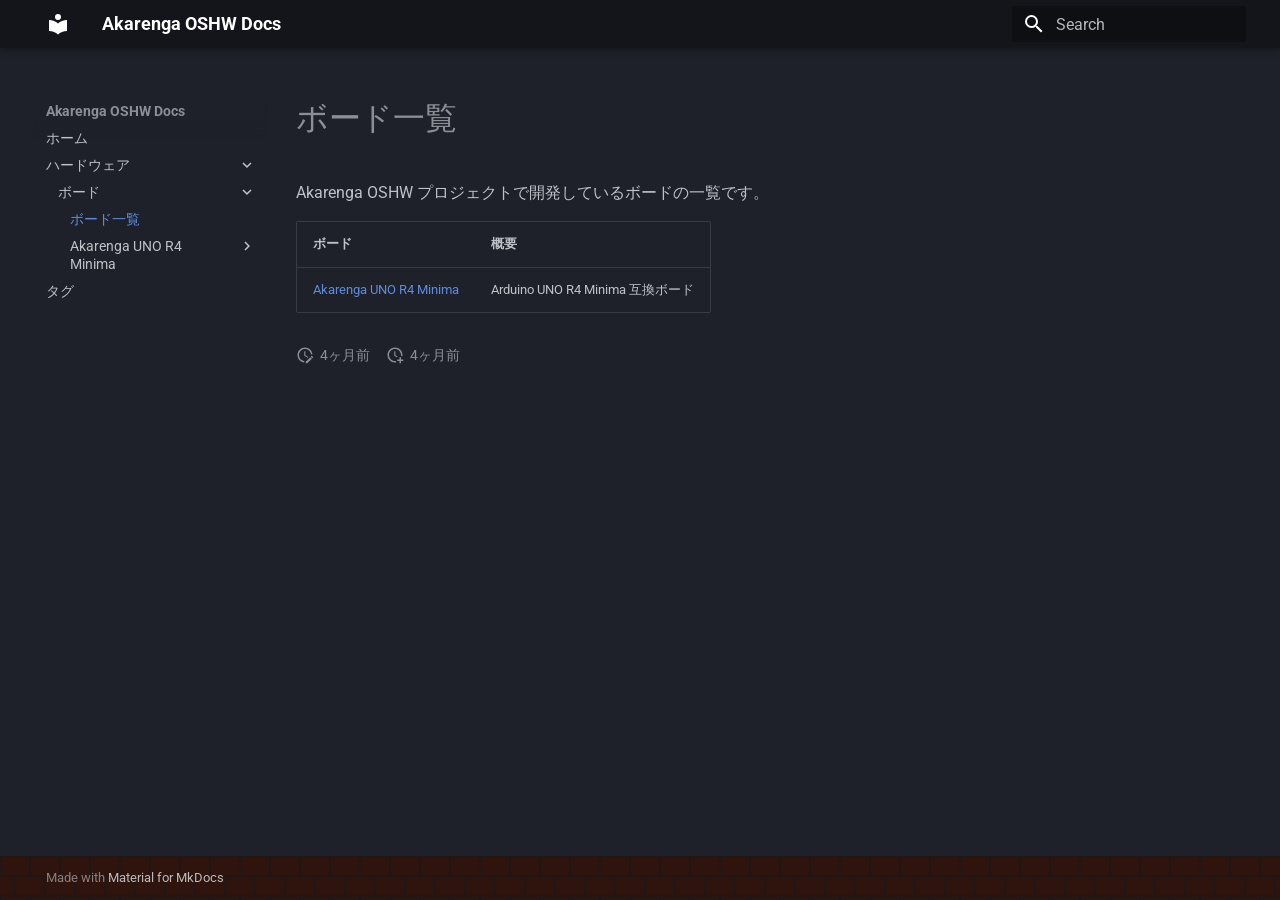
<file: hardware/boards/index.html>
<!doctype html>
<html lang="en" class="no-js">
  <head>
    
      <meta charset="utf-8">
      <meta name="viewport" content="width=device-width,initial-scale=1">
      
      
      
      
        <link rel="prev" href="../..">
      
      
        <link rel="next" href="uno-r4-minima/">
      
      
        
      
      
      <link rel="icon" href="../../assets/images/favicon.png">
      <meta name="generator" content="mkdocs-1.6.1, mkdocs-material-9.8.0">
    
    
      
        <title>ボード一覧 - Akarenga OSHW Docs</title>
      
    
    
      <link rel="stylesheet" href="../../assets/stylesheets/main.57a0d79d.min.css">
      
        
        <link rel="stylesheet" href="../../assets/stylesheets/palette.fb2fffe2.min.css">
      
      


    
    
      
    
    
      
        
        
        <link rel="preconnect" href="https://fonts.gstatic.com" crossorigin>
        <link rel="stylesheet" href="https://fonts.googleapis.com/css?family=Roboto:300,300i,400,400i,700,700i%7CRoboto+Mono:400,400i,700,700i&display=fallback">
        <style>:root{--md-text-font:"Roboto";--md-code-font:"Roboto Mono"}</style>
      
    
    
      <link rel="stylesheet" href="../../css/timeago.css">
    
      <link rel="stylesheet" href="../../stylesheets/extra.css">
    
    <script>__md_scope=new URL("../..",location),__md_hash=e=>[...e].reduce(((e,_)=>(e<<5)-e+_.charCodeAt(0)),0),__md_get=(e,_=localStorage,t=__md_scope)=>JSON.parse(_.getItem(t.pathname+"."+e)),__md_set=(e,_,t=localStorage,a=__md_scope)=>{try{t.setItem(a.pathname+"."+e,JSON.stringify(_))}catch(e){}}</script>
    
      

    
    
  </head>
  
  
    
    
    
    
    
    <body dir="ltr" data-md-color-scheme="slate" data-md-color-primary="black" data-md-color-accent="indigo">
  
    
    <input class="md-toggle" data-md-toggle="drawer" type="checkbox" id="__drawer" autocomplete="off">
    <input class="md-toggle" data-md-toggle="search" type="checkbox" id="__search" autocomplete="off">
    <label class="md-overlay" for="__drawer"></label>
    <div data-md-component="skip">
      
        
        <a href="#_1" class="md-skip">
          Skip to content
        </a>
      
    </div>
    <div data-md-component="announce">
      
    </div>
    
    
      

  

<header class="md-header md-header--shadow" data-md-component="header">
  <nav class="md-header__inner md-grid" aria-label="Header">
    <a href="../.." title="Akarenga OSHW Docs" class="md-header__button md-logo" aria-label="Akarenga OSHW Docs" data-md-component="logo">
      
  
  <svg xmlns="http://www.w3.org/2000/svg" viewBox="0 0 24 24"><path d="M12 8a3 3 0 0 0 3-3 3 3 0 0 0-3-3 3 3 0 0 0-3 3 3 3 0 0 0 3 3m0 3.54C9.64 9.35 6.5 8 3 8v11c3.5 0 6.64 1.35 9 3.54 2.36-2.19 5.5-3.54 9-3.54V8c-3.5 0-6.64 1.35-9 3.54"/></svg>

    </a>
    <label class="md-header__button md-icon" for="__drawer">
      
      <svg xmlns="http://www.w3.org/2000/svg" viewBox="0 0 24 24"><path d="M3 6h18v2H3zm0 5h18v2H3zm0 5h18v2H3z"/></svg>
    </label>
    <div class="md-header__title" data-md-component="header-title">
      <div class="md-header__ellipsis">
        <div class="md-header__topic">
          <span class="md-ellipsis">
            Akarenga OSHW Docs
          </span>
        </div>
        <div class="md-header__topic" data-md-component="header-topic">
          <span class="md-ellipsis">
            
              ボード一覧
            
          </span>
        </div>
      </div>
    </div>
    
      
    
    
    
    
      
      
        <label class="md-header__button md-icon" for="__search">
          
          <svg xmlns="http://www.w3.org/2000/svg" viewBox="0 0 24 24"><path d="M9.5 3A6.5 6.5 0 0 1 16 9.5c0 1.61-.59 3.09-1.56 4.23l.27.27h.79l5 5-1.5 1.5-5-5v-.79l-.27-.27A6.52 6.52 0 0 1 9.5 16 6.5 6.5 0 0 1 3 9.5 6.5 6.5 0 0 1 9.5 3m0 2C7 5 5 7 5 9.5S7 14 9.5 14 14 12 14 9.5 12 5 9.5 5"/></svg>
        </label>
        <div class="md-search" data-md-component="search" role="dialog">
  <label class="md-search__overlay" for="__search"></label>
  <div class="md-search__inner" role="search">
    <form class="md-search__form" name="search">
      <input type="text" class="md-search__input" name="query" aria-label="Search" placeholder="Search" autocapitalize="off" autocorrect="off" autocomplete="off" spellcheck="false" data-md-component="search-query" required>
      <label class="md-search__icon md-icon" for="__search">
        
        <svg xmlns="http://www.w3.org/2000/svg" viewBox="0 0 24 24"><path d="M9.5 3A6.5 6.5 0 0 1 16 9.5c0 1.61-.59 3.09-1.56 4.23l.27.27h.79l5 5-1.5 1.5-5-5v-.79l-.27-.27A6.52 6.52 0 0 1 9.5 16 6.5 6.5 0 0 1 3 9.5 6.5 6.5 0 0 1 9.5 3m0 2C7 5 5 7 5 9.5S7 14 9.5 14 14 12 14 9.5 12 5 9.5 5"/></svg>
        
        <svg xmlns="http://www.w3.org/2000/svg" viewBox="0 0 24 24"><path d="M20 11v2H8l5.5 5.5-1.42 1.42L4.16 12l7.92-7.92L13.5 5.5 8 11z"/></svg>
      </label>
      <nav class="md-search__options" aria-label="Search">
        
        <button type="reset" class="md-search__icon md-icon" title="Clear" aria-label="Clear" tabindex="-1">
          
          <svg xmlns="http://www.w3.org/2000/svg" viewBox="0 0 24 24"><path d="M19 6.41 17.59 5 12 10.59 6.41 5 5 6.41 10.59 12 5 17.59 6.41 19 12 13.41 17.59 19 19 17.59 13.41 12z"/></svg>
        </button>
      </nav>
      
    </form>
    <div class="md-search__output">
      <div class="md-search__scrollwrap" tabindex="0" data-md-scrollfix>
        <div class="md-search-result" data-md-component="search-result">
          <div class="md-search-result__meta">
            Initializing search
          </div>
          <ol class="md-search-result__list" role="presentation"></ol>
        </div>
      </div>
    </div>
  </div>
</div>
      
    
    
  </nav>
  
</header>
    
    <div class="md-container" data-md-component="container">
      
      
        
          
        
      
      <main class="md-main" data-md-component="main">
        <div class="md-main__inner md-grid">
          
            
              
              <div class="md-sidebar md-sidebar--primary" data-md-component="sidebar" data-md-type="navigation" >
                <div class="md-sidebar__scrollwrap">
                  <div class="md-sidebar__inner">
                    



<nav class="md-nav md-nav--primary" aria-label="Navigation" data-md-level="0">
  <label class="md-nav__title" for="__drawer">
    <a href="../.." title="Akarenga OSHW Docs" class="md-nav__button md-logo" aria-label="Akarenga OSHW Docs" data-md-component="logo">
      
  
  <svg xmlns="http://www.w3.org/2000/svg" viewBox="0 0 24 24"><path d="M12 8a3 3 0 0 0 3-3 3 3 0 0 0-3-3 3 3 0 0 0-3 3 3 3 0 0 0 3 3m0 3.54C9.64 9.35 6.5 8 3 8v11c3.5 0 6.64 1.35 9 3.54 2.36-2.19 5.5-3.54 9-3.54V8c-3.5 0-6.64 1.35-9 3.54"/></svg>

    </a>
    Akarenga OSHW Docs
  </label>
  
  <ul class="md-nav__list" data-md-scrollfix>
    
      
      
  
  
  
  
    <li class="md-nav__item">
      <a href="../.." class="md-nav__link">
        
  
  
  <span class="md-ellipsis">
    
  
    ホーム
  

    
  </span>
  
  

      </a>
    </li>
  

    
      
      
  
  
    
  
  
  
    
    
    
    
    
    <li class="md-nav__item md-nav__item--active md-nav__item--nested">
      
        
        
        <input class="md-nav__toggle md-toggle " type="checkbox" id="__nav_2" checked>
        
          
          <label class="md-nav__link" for="__nav_2" id="__nav_2_label" tabindex="0">
            
  
  
  <span class="md-ellipsis">
    
  
    ハードウェア
  

    
  </span>
  
  

            <span class="md-nav__icon md-icon"></span>
          </label>
        
        <nav class="md-nav" data-md-level="1" aria-labelledby="__nav_2_label" aria-expanded="true">
          <label class="md-nav__title" for="__nav_2">
            <span class="md-nav__icon md-icon"></span>
            
  
    ハードウェア
  

          </label>
          <ul class="md-nav__list" data-md-scrollfix>
            
              
                
  
  
    
  
  
  
    
    
    
    
    
    <li class="md-nav__item md-nav__item--active md-nav__item--nested">
      
        
        
        <input class="md-nav__toggle md-toggle " type="checkbox" id="__nav_2_1" checked>
        
          
          <label class="md-nav__link" for="__nav_2_1" id="__nav_2_1_label" tabindex="0">
            
  
  
  <span class="md-ellipsis">
    
  
    ボード
  

    
  </span>
  
  

            <span class="md-nav__icon md-icon"></span>
          </label>
        
        <nav class="md-nav" data-md-level="2" aria-labelledby="__nav_2_1_label" aria-expanded="true">
          <label class="md-nav__title" for="__nav_2_1">
            <span class="md-nav__icon md-icon"></span>
            
  
    ボード
  

          </label>
          <ul class="md-nav__list" data-md-scrollfix>
            
              
                
  
  
    
  
  
  
    <li class="md-nav__item md-nav__item--active">
      
      <input class="md-nav__toggle md-toggle" type="checkbox" id="__toc">
      
      
        
      
      
      <a href="./" class="md-nav__link md-nav__link--active">
        
  
  
  <span class="md-ellipsis">
    
  
    ボード一覧
  

    
  </span>
  
  

      </a>
      
    </li>
  

              
            
              
                
  
  
  
  
    
    
    
    
    
    <li class="md-nav__item md-nav__item--nested">
      
        
        
        <input class="md-nav__toggle md-toggle " type="checkbox" id="__nav_2_1_2" >
        
          
          <label class="md-nav__link" for="__nav_2_1_2" id="__nav_2_1_2_label" tabindex="0">
            
  
  
  <span class="md-ellipsis">
    
  
    Akarenga UNO R4 Minima
  

    
  </span>
  
  

            <span class="md-nav__icon md-icon"></span>
          </label>
        
        <nav class="md-nav" data-md-level="3" aria-labelledby="__nav_2_1_2_label" aria-expanded="false">
          <label class="md-nav__title" for="__nav_2_1_2">
            <span class="md-nav__icon md-icon"></span>
            
  
    Akarenga UNO R4 Minima
  

          </label>
          <ul class="md-nav__list" data-md-scrollfix>
            
              
                
  
  
  
  
    <li class="md-nav__item">
      <a href="uno-r4-minima/" class="md-nav__link">
        
  
  
  <span class="md-ellipsis">
    
  
    Akarenga UNO R4 Minima
  

    
  </span>
  
  

      </a>
    </li>
  

              
            
              
                
  
  
  
  
    
    
    
    
    
    <li class="md-nav__item md-nav__item--nested">
      
        
        
        <input class="md-nav__toggle md-toggle " type="checkbox" id="__nav_2_1_2_2" >
        
          
          <label class="md-nav__link" for="__nav_2_1_2_2" id="__nav_2_1_2_2_label" tabindex="0">
            
  
  
  <span class="md-ellipsis">
    
  
    チュートリアル
  

    
  </span>
  
  

            <span class="md-nav__icon md-icon"></span>
          </label>
        
        <nav class="md-nav" data-md-level="4" aria-labelledby="__nav_2_1_2_2_label" aria-expanded="false">
          <label class="md-nav__title" for="__nav_2_1_2_2">
            <span class="md-nav__icon md-icon"></span>
            
  
    チュートリアル
  

          </label>
          <ul class="md-nav__list" data-md-scrollfix>
            
              
                
  
  
  
  
    <li class="md-nav__item">
      <a href="uno-r4-minima/tutorials/getting-started/" class="md-nav__link">
        
  
  
  <span class="md-ellipsis">
    
  
    Getting Started
  

    
  </span>
  
  

      </a>
    </li>
  

              
            
          </ul>
        </nav>
      
    </li>
  

              
            
          </ul>
        </nav>
      
    </li>
  

              
            
          </ul>
        </nav>
      
    </li>
  

              
            
          </ul>
        </nav>
      
    </li>
  

    
      
      
  
  
  
  
    <li class="md-nav__item">
      <a href="../../tags/" class="md-nav__link">
        
  
  
  <span class="md-ellipsis">
    
  
    タグ
  

    
  </span>
  
  

      </a>
    </li>
  

    
  </ul>
</nav>
                  </div>
                </div>
              </div>
            
            
              
              <div class="md-sidebar md-sidebar--secondary" data-md-component="sidebar" data-md-type="toc" >
                <div class="md-sidebar__scrollwrap">
                  <div class="md-sidebar__inner">
                    

<nav class="md-nav md-nav--secondary" aria-label="Table of contents">
  
  
  
    
  
  
</nav>
                  </div>
                </div>
              </div>
            
          
          
            <div class="md-content" data-md-component="content">
              
              <article class="md-content__inner md-typeset">
                
                  



<h1 id="_1">ボード一覧</h1>
<p>Akarenga OSHW プロジェクトで開発しているボードの一覧です。</p>
<table>
<thead>
<tr>
<th>ボード</th>
<th>概要</th>
</tr>
</thead>
<tbody>
<tr>
<td><a href="uno-r4-minima/">Akarenga UNO R4 Minima</a></td>
<td>Arduino UNO R4 Minima 互換ボード</td>
</tr>
</tbody>
</table>




  
  
    
  
  
    
  


  <aside class="md-source-file">
    
      
  <span class="md-source-file__fact">
    <span class="md-icon" title="Last update">
      <svg xmlns="http://www.w3.org/2000/svg" viewBox="0 0 24 24"><path d="M21 13.1c-.1 0-.3.1-.4.2l-1 1 2.1 2.1 1-1c.2-.2.2-.6 0-.8l-1.3-1.3c-.1-.1-.2-.2-.4-.2m-1.9 1.8-6.1 6V23h2.1l6.1-6.1zM12.5 7v5.2l4 2.4-1 1L11 13V7zM11 21.9c-5.1-.5-9-4.8-9-9.9C2 6.5 6.5 2 12 2c5.3 0 9.6 4.1 10 9.3-.3-.1-.6-.2-1-.2s-.7.1-1 .2C19.6 7.2 16.2 4 12 4c-4.4 0-8 3.6-8 8 0 4.1 3.1 7.5 7.1 7.9l-.1.2z"/></svg>
    </span>
    <span class="git-revision-date-localized-plugin git-revision-date-localized-plugin-timeago" title="2026年7月31日 15:44:10 JST"><span class="timeago" datetime="2026-07-31T15:44:10+09:00" locale="ja"></span></span><span class="git-revision-date-localized-plugin git-revision-date-localized-plugin-iso_date" title="2026年7月31日 15:44:10 JST">2026-07-31</span>
  </span>

    
    
      
  <span class="md-source-file__fact">
    <span class="md-icon" title="Created">
      <svg xmlns="http://www.w3.org/2000/svg" viewBox="0 0 24 24"><path d="M14.47 15.08 11 13V7h1.5v5.25l3.08 1.83c-.41.28-.79.62-1.11 1m-1.39 4.84c-.36.05-.71.08-1.08.08-4.42 0-8-3.58-8-8s3.58-8 8-8 8 3.58 8 8c0 .37-.03.72-.08 1.08.69.1 1.33.32 1.92.64.1-.56.16-1.13.16-1.72 0-5.5-4.5-10-10-10S2 6.5 2 12s4.47 10 10 10c.59 0 1.16-.06 1.72-.16-.32-.59-.54-1.23-.64-1.92M18 15v3h-3v2h3v3h2v-3h3v-2h-3v-3z"/></svg>
    </span>
    <span class="git-revision-date-localized-plugin git-revision-date-localized-plugin-timeago" title="2026年7月31日 15:44:10 JST"><span class="timeago" datetime="2026-07-31T15:44:10+09:00" locale="ja"></span></span><span class="git-revision-date-localized-plugin git-revision-date-localized-plugin-iso_date" title="2026年7月31日 15:44:10 JST">2026-07-31</span>
  </span>

    
    
  </aside>





                
              </article>
            </div>
          
          
<script>var target=document.getElementById(location.hash.slice(1));target&&target.name&&(target.checked=target.name.startsWith("__tabbed_"))</script>
        </div>
        
      </main>
      
        <footer class="md-footer">
  
  <div class="md-footer-meta md-typeset">
    <div class="md-footer-meta__inner md-grid">
      <div class="md-copyright">
  
  
    Made with
    <a href="https://squidfunk.github.io/mkdocs-material/" target="_blank" rel="noopener">
      Material for MkDocs
    </a>
  
</div>
      
    </div>
  </div>
</footer>
      
    </div>
    <div class="md-dialog" data-md-component="dialog">
      <div class="md-dialog__inner md-typeset"></div>
    </div>
    
    
    
      
      
      <script id="__config" type="application/json">{"annotate": null, "base": "../..", "features": ["content.code.copy"], "search": "../../assets/javascripts/workers/search.a7633da7.min.js", "tags": null, "translations": {"clipboard.copied": "Copied to clipboard", "clipboard.copy": "Copy to clipboard", "search.result.more.one": "1 more on this page", "search.result.more.other": "# more on this page", "search.result.none": "No matching documents", "search.result.one": "1 matching document", "search.result.other": "# matching documents", "search.result.placeholder": "Type to start searching", "search.result.term.missing": "Missing", "select.version": "Select version"}, "version": null}</script>
    
    
      <script src="../../assets/javascripts/bundle.c21346df.min.js"></script>
      
        <script src="../../js/timeago.min.js"></script>
      
        <script src="../../js/timeago_mkdocs_material.js"></script>
      
    
  </body>
</html>
</file>
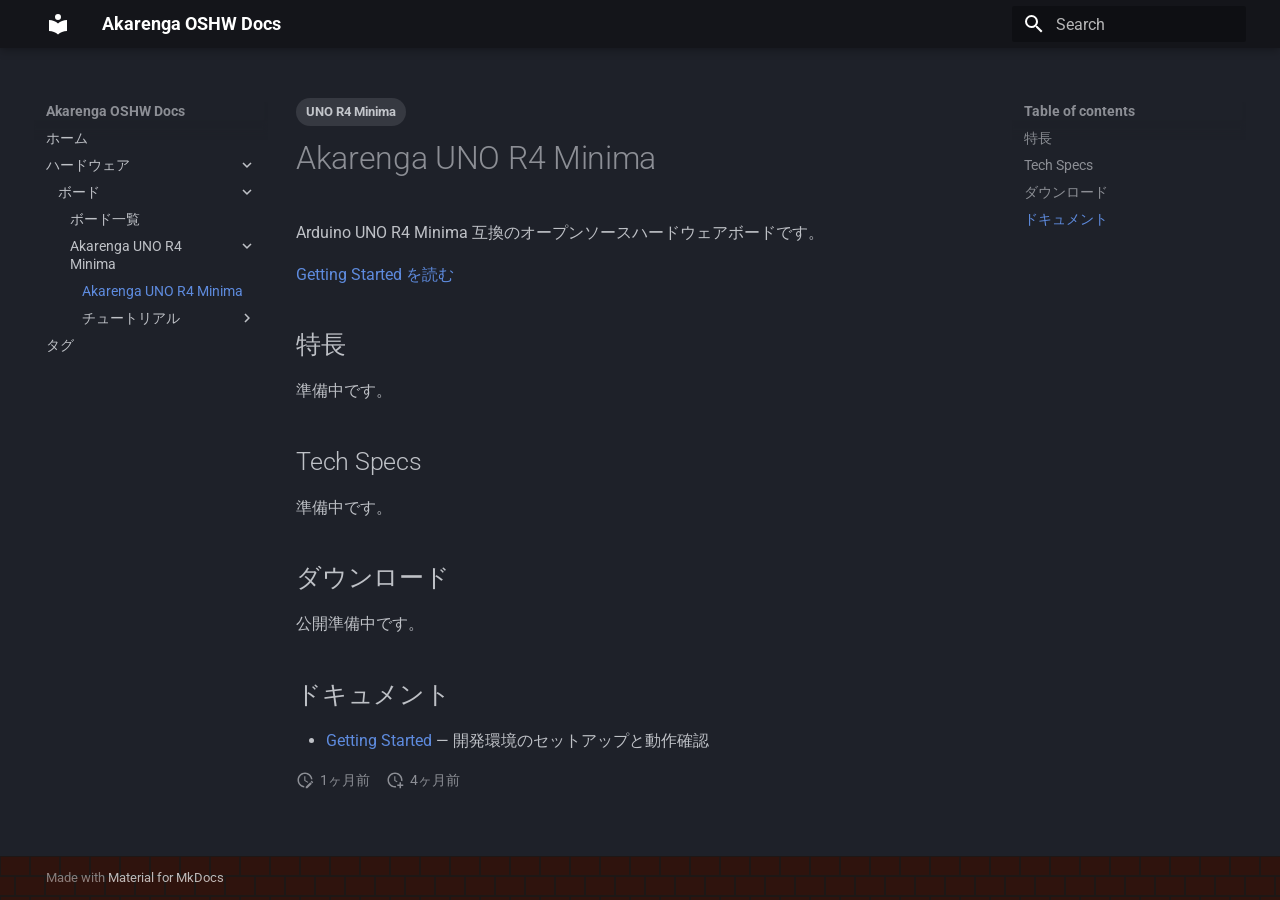
<file: hardware/boards/uno-r4-minima/index.html>
<!doctype html>
<html lang="en" class="no-js">
  <head>
    
      <meta charset="utf-8">
      <meta name="viewport" content="width=device-width,initial-scale=1">
      
        <meta name="description" content="Arduino UNO R4 Minima 互換のオープンソースハードウェアボードです。">
      
      
      
      
        <link rel="prev" href="../">
      
      
        <link rel="next" href="tutorials/getting-started/">
      
      
        
      
      
      <link rel="icon" href="../../../assets/images/favicon.png">
      <meta name="generator" content="mkdocs-1.6.1, mkdocs-material-9.8.0">
    
    
      
        <title>Akarenga UNO R4 Minima - Akarenga OSHW Docs</title>
      
    
    
      <link rel="stylesheet" href="../../../assets/stylesheets/main.57a0d79d.min.css">
      
        
        <link rel="stylesheet" href="../../../assets/stylesheets/palette.fb2fffe2.min.css">
      
      


    
    
      
    
    
      
        
        
        <link rel="preconnect" href="https://fonts.gstatic.com" crossorigin>
        <link rel="stylesheet" href="https://fonts.googleapis.com/css?family=Roboto:300,300i,400,400i,700,700i%7CRoboto+Mono:400,400i,700,700i&display=fallback">
        <style>:root{--md-text-font:"Roboto";--md-code-font:"Roboto Mono"}</style>
      
    
    
      <link rel="stylesheet" href="../../../css/timeago.css">
    
      <link rel="stylesheet" href="../../../stylesheets/extra.css">
    
    <script>__md_scope=new URL("../../..",location),__md_hash=e=>[...e].reduce(((e,_)=>(e<<5)-e+_.charCodeAt(0)),0),__md_get=(e,_=localStorage,t=__md_scope)=>JSON.parse(_.getItem(t.pathname+"."+e)),__md_set=(e,_,t=localStorage,a=__md_scope)=>{try{t.setItem(a.pathname+"."+e,JSON.stringify(_))}catch(e){}}</script>
    
      

    
    
  </head>
  
  
    
    
    
    
    
    <body dir="ltr" data-md-color-scheme="slate" data-md-color-primary="black" data-md-color-accent="indigo">
  
    
    <input class="md-toggle" data-md-toggle="drawer" type="checkbox" id="__drawer" autocomplete="off">
    <input class="md-toggle" data-md-toggle="search" type="checkbox" id="__search" autocomplete="off">
    <label class="md-overlay" for="__drawer"></label>
    <div data-md-component="skip">
      
        
        <a href="#akarenga-uno-r4-minima" class="md-skip">
          Skip to content
        </a>
      
    </div>
    <div data-md-component="announce">
      
    </div>
    
    
      

  

<header class="md-header md-header--shadow" data-md-component="header">
  <nav class="md-header__inner md-grid" aria-label="Header">
    <a href="../../.." title="Akarenga OSHW Docs" class="md-header__button md-logo" aria-label="Akarenga OSHW Docs" data-md-component="logo">
      
  
  <svg xmlns="http://www.w3.org/2000/svg" viewBox="0 0 24 24"><path d="M12 8a3 3 0 0 0 3-3 3 3 0 0 0-3-3 3 3 0 0 0-3 3 3 3 0 0 0 3 3m0 3.54C9.64 9.35 6.5 8 3 8v11c3.5 0 6.64 1.35 9 3.54 2.36-2.19 5.5-3.54 9-3.54V8c-3.5 0-6.64 1.35-9 3.54"/></svg>

    </a>
    <label class="md-header__button md-icon" for="__drawer">
      
      <svg xmlns="http://www.w3.org/2000/svg" viewBox="0 0 24 24"><path d="M3 6h18v2H3zm0 5h18v2H3zm0 5h18v2H3z"/></svg>
    </label>
    <div class="md-header__title" data-md-component="header-title">
      <div class="md-header__ellipsis">
        <div class="md-header__topic">
          <span class="md-ellipsis">
            Akarenga OSHW Docs
          </span>
        </div>
        <div class="md-header__topic" data-md-component="header-topic">
          <span class="md-ellipsis">
            
              Akarenga UNO R4 Minima
            
          </span>
        </div>
      </div>
    </div>
    
      
    
    
    
    
      
      
        <label class="md-header__button md-icon" for="__search">
          
          <svg xmlns="http://www.w3.org/2000/svg" viewBox="0 0 24 24"><path d="M9.5 3A6.5 6.5 0 0 1 16 9.5c0 1.61-.59 3.09-1.56 4.23l.27.27h.79l5 5-1.5 1.5-5-5v-.79l-.27-.27A6.52 6.52 0 0 1 9.5 16 6.5 6.5 0 0 1 3 9.5 6.5 6.5 0 0 1 9.5 3m0 2C7 5 5 7 5 9.5S7 14 9.5 14 14 12 14 9.5 12 5 9.5 5"/></svg>
        </label>
        <div class="md-search" data-md-component="search" role="dialog">
  <label class="md-search__overlay" for="__search"></label>
  <div class="md-search__inner" role="search">
    <form class="md-search__form" name="search">
      <input type="text" class="md-search__input" name="query" aria-label="Search" placeholder="Search" autocapitalize="off" autocorrect="off" autocomplete="off" spellcheck="false" data-md-component="search-query" required>
      <label class="md-search__icon md-icon" for="__search">
        
        <svg xmlns="http://www.w3.org/2000/svg" viewBox="0 0 24 24"><path d="M9.5 3A6.5 6.5 0 0 1 16 9.5c0 1.61-.59 3.09-1.56 4.23l.27.27h.79l5 5-1.5 1.5-5-5v-.79l-.27-.27A6.52 6.52 0 0 1 9.5 16 6.5 6.5 0 0 1 3 9.5 6.5 6.5 0 0 1 9.5 3m0 2C7 5 5 7 5 9.5S7 14 9.5 14 14 12 14 9.5 12 5 9.5 5"/></svg>
        
        <svg xmlns="http://www.w3.org/2000/svg" viewBox="0 0 24 24"><path d="M20 11v2H8l5.5 5.5-1.42 1.42L4.16 12l7.92-7.92L13.5 5.5 8 11z"/></svg>
      </label>
      <nav class="md-search__options" aria-label="Search">
        
        <button type="reset" class="md-search__icon md-icon" title="Clear" aria-label="Clear" tabindex="-1">
          
          <svg xmlns="http://www.w3.org/2000/svg" viewBox="0 0 24 24"><path d="M19 6.41 17.59 5 12 10.59 6.41 5 5 6.41 10.59 12 5 17.59 6.41 19 12 13.41 17.59 19 19 17.59 13.41 12z"/></svg>
        </button>
      </nav>
      
    </form>
    <div class="md-search__output">
      <div class="md-search__scrollwrap" tabindex="0" data-md-scrollfix>
        <div class="md-search-result" data-md-component="search-result">
          <div class="md-search-result__meta">
            Initializing search
          </div>
          <ol class="md-search-result__list" role="presentation"></ol>
        </div>
      </div>
    </div>
  </div>
</div>
      
    
    
  </nav>
  
</header>
    
    <div class="md-container" data-md-component="container">
      
      
        
          
        
      
      <main class="md-main" data-md-component="main">
        <div class="md-main__inner md-grid">
          
            
              
              <div class="md-sidebar md-sidebar--primary" data-md-component="sidebar" data-md-type="navigation" >
                <div class="md-sidebar__scrollwrap">
                  <div class="md-sidebar__inner">
                    



<nav class="md-nav md-nav--primary" aria-label="Navigation" data-md-level="0">
  <label class="md-nav__title" for="__drawer">
    <a href="../../.." title="Akarenga OSHW Docs" class="md-nav__button md-logo" aria-label="Akarenga OSHW Docs" data-md-component="logo">
      
  
  <svg xmlns="http://www.w3.org/2000/svg" viewBox="0 0 24 24"><path d="M12 8a3 3 0 0 0 3-3 3 3 0 0 0-3-3 3 3 0 0 0-3 3 3 3 0 0 0 3 3m0 3.54C9.64 9.35 6.5 8 3 8v11c3.5 0 6.64 1.35 9 3.54 2.36-2.19 5.5-3.54 9-3.54V8c-3.5 0-6.64 1.35-9 3.54"/></svg>

    </a>
    Akarenga OSHW Docs
  </label>
  
  <ul class="md-nav__list" data-md-scrollfix>
    
      
      
  
  
  
  
    <li class="md-nav__item">
      <a href="../../.." class="md-nav__link">
        
  
  
  <span class="md-ellipsis">
    
  
    ホーム
  

    
  </span>
  
  

      </a>
    </li>
  

    
      
      
  
  
    
  
  
  
    
    
    
    
    
    <li class="md-nav__item md-nav__item--active md-nav__item--nested">
      
        
        
        <input class="md-nav__toggle md-toggle " type="checkbox" id="__nav_2" checked>
        
          
          <label class="md-nav__link" for="__nav_2" id="__nav_2_label" tabindex="0">
            
  
  
  <span class="md-ellipsis">
    
  
    ハードウェア
  

    
  </span>
  
  

            <span class="md-nav__icon md-icon"></span>
          </label>
        
        <nav class="md-nav" data-md-level="1" aria-labelledby="__nav_2_label" aria-expanded="true">
          <label class="md-nav__title" for="__nav_2">
            <span class="md-nav__icon md-icon"></span>
            
  
    ハードウェア
  

          </label>
          <ul class="md-nav__list" data-md-scrollfix>
            
              
                
  
  
    
  
  
  
    
    
    
    
    
    <li class="md-nav__item md-nav__item--active md-nav__item--nested">
      
        
        
        <input class="md-nav__toggle md-toggle " type="checkbox" id="__nav_2_1" checked>
        
          
          <label class="md-nav__link" for="__nav_2_1" id="__nav_2_1_label" tabindex="0">
            
  
  
  <span class="md-ellipsis">
    
  
    ボード
  

    
  </span>
  
  

            <span class="md-nav__icon md-icon"></span>
          </label>
        
        <nav class="md-nav" data-md-level="2" aria-labelledby="__nav_2_1_label" aria-expanded="true">
          <label class="md-nav__title" for="__nav_2_1">
            <span class="md-nav__icon md-icon"></span>
            
  
    ボード
  

          </label>
          <ul class="md-nav__list" data-md-scrollfix>
            
              
                
  
  
  
  
    <li class="md-nav__item">
      <a href="../" class="md-nav__link">
        
  
  
  <span class="md-ellipsis">
    
  
    ボード一覧
  

    
  </span>
  
  

      </a>
    </li>
  

              
            
              
                
  
  
    
  
  
  
    
    
    
    
    
    <li class="md-nav__item md-nav__item--active md-nav__item--nested">
      
        
        
        <input class="md-nav__toggle md-toggle " type="checkbox" id="__nav_2_1_2" checked>
        
          
          <label class="md-nav__link" for="__nav_2_1_2" id="__nav_2_1_2_label" tabindex="0">
            
  
  
  <span class="md-ellipsis">
    
  
    Akarenga UNO R4 Minima
  

    
  </span>
  
  

            <span class="md-nav__icon md-icon"></span>
          </label>
        
        <nav class="md-nav" data-md-level="3" aria-labelledby="__nav_2_1_2_label" aria-expanded="true">
          <label class="md-nav__title" for="__nav_2_1_2">
            <span class="md-nav__icon md-icon"></span>
            
  
    Akarenga UNO R4 Minima
  

          </label>
          <ul class="md-nav__list" data-md-scrollfix>
            
              
                
  
  
    
  
  
  
    <li class="md-nav__item md-nav__item--active">
      
      <input class="md-nav__toggle md-toggle" type="checkbox" id="__toc">
      
      
        
      
      
        <label class="md-nav__link md-nav__link--active" for="__toc">
          
  
  
  <span class="md-ellipsis">
    
  
    Akarenga UNO R4 Minima
  

    
  </span>
  
  

          <span class="md-nav__icon md-icon"></span>
        </label>
      
      <a href="./" class="md-nav__link md-nav__link--active">
        
  
  
  <span class="md-ellipsis">
    
  
    Akarenga UNO R4 Minima
  

    
  </span>
  
  

      </a>
      
        

<nav class="md-nav md-nav--secondary" aria-label="Table of contents">
  
  
  
    
  
  
    <label class="md-nav__title" for="__toc">
      <span class="md-nav__icon md-icon"></span>
      Table of contents
    </label>
    <ul class="md-nav__list" data-md-component="toc" data-md-scrollfix>
      
        <li class="md-nav__item">
  <a href="#_1" class="md-nav__link">
    <span class="md-ellipsis">
      
        特長
      
    </span>
  </a>
  
</li>
      
        <li class="md-nav__item">
  <a href="#tech-specs" class="md-nav__link">
    <span class="md-ellipsis">
      
        Tech Specs
      
    </span>
  </a>
  
</li>
      
        <li class="md-nav__item">
  <a href="#_2" class="md-nav__link">
    <span class="md-ellipsis">
      
        ダウンロード
      
    </span>
  </a>
  
</li>
      
        <li class="md-nav__item">
  <a href="#_3" class="md-nav__link">
    <span class="md-ellipsis">
      
        ドキュメント
      
    </span>
  </a>
  
</li>
      
    </ul>
  
</nav>
      
    </li>
  

              
            
              
                
  
  
  
  
    
    
    
    
    
    <li class="md-nav__item md-nav__item--nested">
      
        
        
        <input class="md-nav__toggle md-toggle " type="checkbox" id="__nav_2_1_2_2" >
        
          
          <label class="md-nav__link" for="__nav_2_1_2_2" id="__nav_2_1_2_2_label" tabindex="0">
            
  
  
  <span class="md-ellipsis">
    
  
    チュートリアル
  

    
  </span>
  
  

            <span class="md-nav__icon md-icon"></span>
          </label>
        
        <nav class="md-nav" data-md-level="4" aria-labelledby="__nav_2_1_2_2_label" aria-expanded="false">
          <label class="md-nav__title" for="__nav_2_1_2_2">
            <span class="md-nav__icon md-icon"></span>
            
  
    チュートリアル
  

          </label>
          <ul class="md-nav__list" data-md-scrollfix>
            
              
                
  
  
  
  
    <li class="md-nav__item">
      <a href="tutorials/getting-started/" class="md-nav__link">
        
  
  
  <span class="md-ellipsis">
    
  
    Getting Started
  

    
  </span>
  
  

      </a>
    </li>
  

              
            
          </ul>
        </nav>
      
    </li>
  

              
            
          </ul>
        </nav>
      
    </li>
  

              
            
          </ul>
        </nav>
      
    </li>
  

              
            
          </ul>
        </nav>
      
    </li>
  

    
      
      
  
  
  
  
    <li class="md-nav__item">
      <a href="../../../tags/" class="md-nav__link">
        
  
  
  <span class="md-ellipsis">
    
  
    タグ
  

    
  </span>
  
  

      </a>
    </li>
  

    
  </ul>
</nav>
                  </div>
                </div>
              </div>
            
            
              
              <div class="md-sidebar md-sidebar--secondary" data-md-component="sidebar" data-md-type="toc" >
                <div class="md-sidebar__scrollwrap">
                  <div class="md-sidebar__inner">
                    

<nav class="md-nav md-nav--secondary" aria-label="Table of contents">
  
  
  
    
  
  
    <label class="md-nav__title" for="__toc">
      <span class="md-nav__icon md-icon"></span>
      Table of contents
    </label>
    <ul class="md-nav__list" data-md-component="toc" data-md-scrollfix>
      
        <li class="md-nav__item">
  <a href="#_1" class="md-nav__link">
    <span class="md-ellipsis">
      
        特長
      
    </span>
  </a>
  
</li>
      
        <li class="md-nav__item">
  <a href="#tech-specs" class="md-nav__link">
    <span class="md-ellipsis">
      
        Tech Specs
      
    </span>
  </a>
  
</li>
      
        <li class="md-nav__item">
  <a href="#_2" class="md-nav__link">
    <span class="md-ellipsis">
      
        ダウンロード
      
    </span>
  </a>
  
</li>
      
        <li class="md-nav__item">
  <a href="#_3" class="md-nav__link">
    <span class="md-ellipsis">
      
        ドキュメント
      
    </span>
  </a>
  
</li>
      
    </ul>
  
</nav>
                  </div>
                </div>
              </div>
            
          
          
            <div class="md-content" data-md-component="content">
              
              <article class="md-content__inner md-typeset">
                
                  

  <nav class="md-tags" >
    
      
      
      
      
        <a href="../../../tags/#tag:uno-r4-minima" class="md-tag">UNO R4 Minima</a>
      
    
  </nav>



<h1 id="akarenga-uno-r4-minima">Akarenga UNO R4 Minima</h1>
<p>Arduino UNO R4 Minima 互換のオープンソースハードウェアボードです。</p>
<p><a href="tutorials/getting-started/">Getting Started を読む</a></p>
<h2 id="_1">特長</h2>
<p>準備中です。</p>
<h2 id="tech-specs">Tech Specs</h2>
<p>準備中です。</p>
<h2 id="_2">ダウンロード</h2>
<p>公開準備中です。</p>
<h2 id="_3">ドキュメント</h2>
<ul>
<li><a href="tutorials/getting-started/">Getting Started</a> — 開発環境のセットアップと動作確認</li>
</ul>




  
  
    
  
  
    
  


  <aside class="md-source-file">
    
      
  <span class="md-source-file__fact">
    <span class="md-icon" title="Last update">
      <svg xmlns="http://www.w3.org/2000/svg" viewBox="0 0 24 24"><path d="M21 13.1c-.1 0-.3.1-.4.2l-1 1 2.1 2.1 1-1c.2-.2.2-.6 0-.8l-1.3-1.3c-.1-.1-.2-.2-.4-.2m-1.9 1.8-6.1 6V23h2.1l6.1-6.1zM12.5 7v5.2l4 2.4-1 1L11 13V7zM11 21.9c-5.1-.5-9-4.8-9-9.9C2 6.5 6.5 2 12 2c5.3 0 9.6 4.1 10 9.3-.3-.1-.6-.2-1-.2s-.7.1-1 .2C19.6 7.2 16.2 4 12 4c-4.4 0-8 3.6-8 8 0 4.1 3.1 7.5 7.1 7.9l-.1.2z"/></svg>
    </span>
    <span class="git-revision-date-localized-plugin git-revision-date-localized-plugin-timeago" title="2026年11月2日 08:16:05 JST"><span class="timeago" datetime="2026-11-02T08:16:05+09:00" locale="ja"></span></span><span class="git-revision-date-localized-plugin git-revision-date-localized-plugin-iso_date" title="2026年11月2日 08:16:05 JST">2026-11-02</span>
  </span>

    
    
      
  <span class="md-source-file__fact">
    <span class="md-icon" title="Created">
      <svg xmlns="http://www.w3.org/2000/svg" viewBox="0 0 24 24"><path d="M14.47 15.08 11 13V7h1.5v5.25l3.08 1.83c-.41.28-.79.62-1.11 1m-1.39 4.84c-.36.05-.71.08-1.08.08-4.42 0-8-3.58-8-8s3.58-8 8-8 8 3.58 8 8c0 .37-.03.72-.08 1.08.69.1 1.33.32 1.92.64.1-.56.16-1.13.16-1.72 0-5.5-4.5-10-10-10S2 6.5 2 12s4.47 10 10 10c.59 0 1.16-.06 1.72-.16-.32-.59-.54-1.23-.64-1.92M18 15v3h-3v2h3v3h2v-3h3v-2h-3v-3z"/></svg>
    </span>
    <span class="git-revision-date-localized-plugin git-revision-date-localized-plugin-timeago" title="2026年7月31日 15:44:10 JST"><span class="timeago" datetime="2026-07-31T15:44:10+09:00" locale="ja"></span></span><span class="git-revision-date-localized-plugin git-revision-date-localized-plugin-iso_date" title="2026年7月31日 15:44:10 JST">2026-07-31</span>
  </span>

    
    
  </aside>





                
              </article>
            </div>
          
          
<script>var target=document.getElementById(location.hash.slice(1));target&&target.name&&(target.checked=target.name.startsWith("__tabbed_"))</script>
        </div>
        
      </main>
      
        <footer class="md-footer">
  
  <div class="md-footer-meta md-typeset">
    <div class="md-footer-meta__inner md-grid">
      <div class="md-copyright">
  
  
    Made with
    <a href="https://squidfunk.github.io/mkdocs-material/" target="_blank" rel="noopener">
      Material for MkDocs
    </a>
  
</div>
      
    </div>
  </div>
</footer>
      
    </div>
    <div class="md-dialog" data-md-component="dialog">
      <div class="md-dialog__inner md-typeset"></div>
    </div>
    
    
    
      
      
      <script id="__config" type="application/json">{"annotate": null, "base": "../../..", "features": ["content.code.copy"], "search": "../../../assets/javascripts/workers/search.a7633da7.min.js", "tags": null, "translations": {"clipboard.copied": "Copied to clipboard", "clipboard.copy": "Copy to clipboard", "search.result.more.one": "1 more on this page", "search.result.more.other": "# more on this page", "search.result.none": "No matching documents", "search.result.one": "1 matching document", "search.result.other": "# matching documents", "search.result.placeholder": "Type to start searching", "search.result.term.missing": "Missing", "select.version": "Select version"}, "version": null}</script>
    
    
      <script src="../../../assets/javascripts/bundle.c21346df.min.js"></script>
      
        <script src="../../../js/timeago.min.js"></script>
      
        <script src="../../../js/timeago_mkdocs_material.js"></script>
      
    
  </body>
</html>
</file>
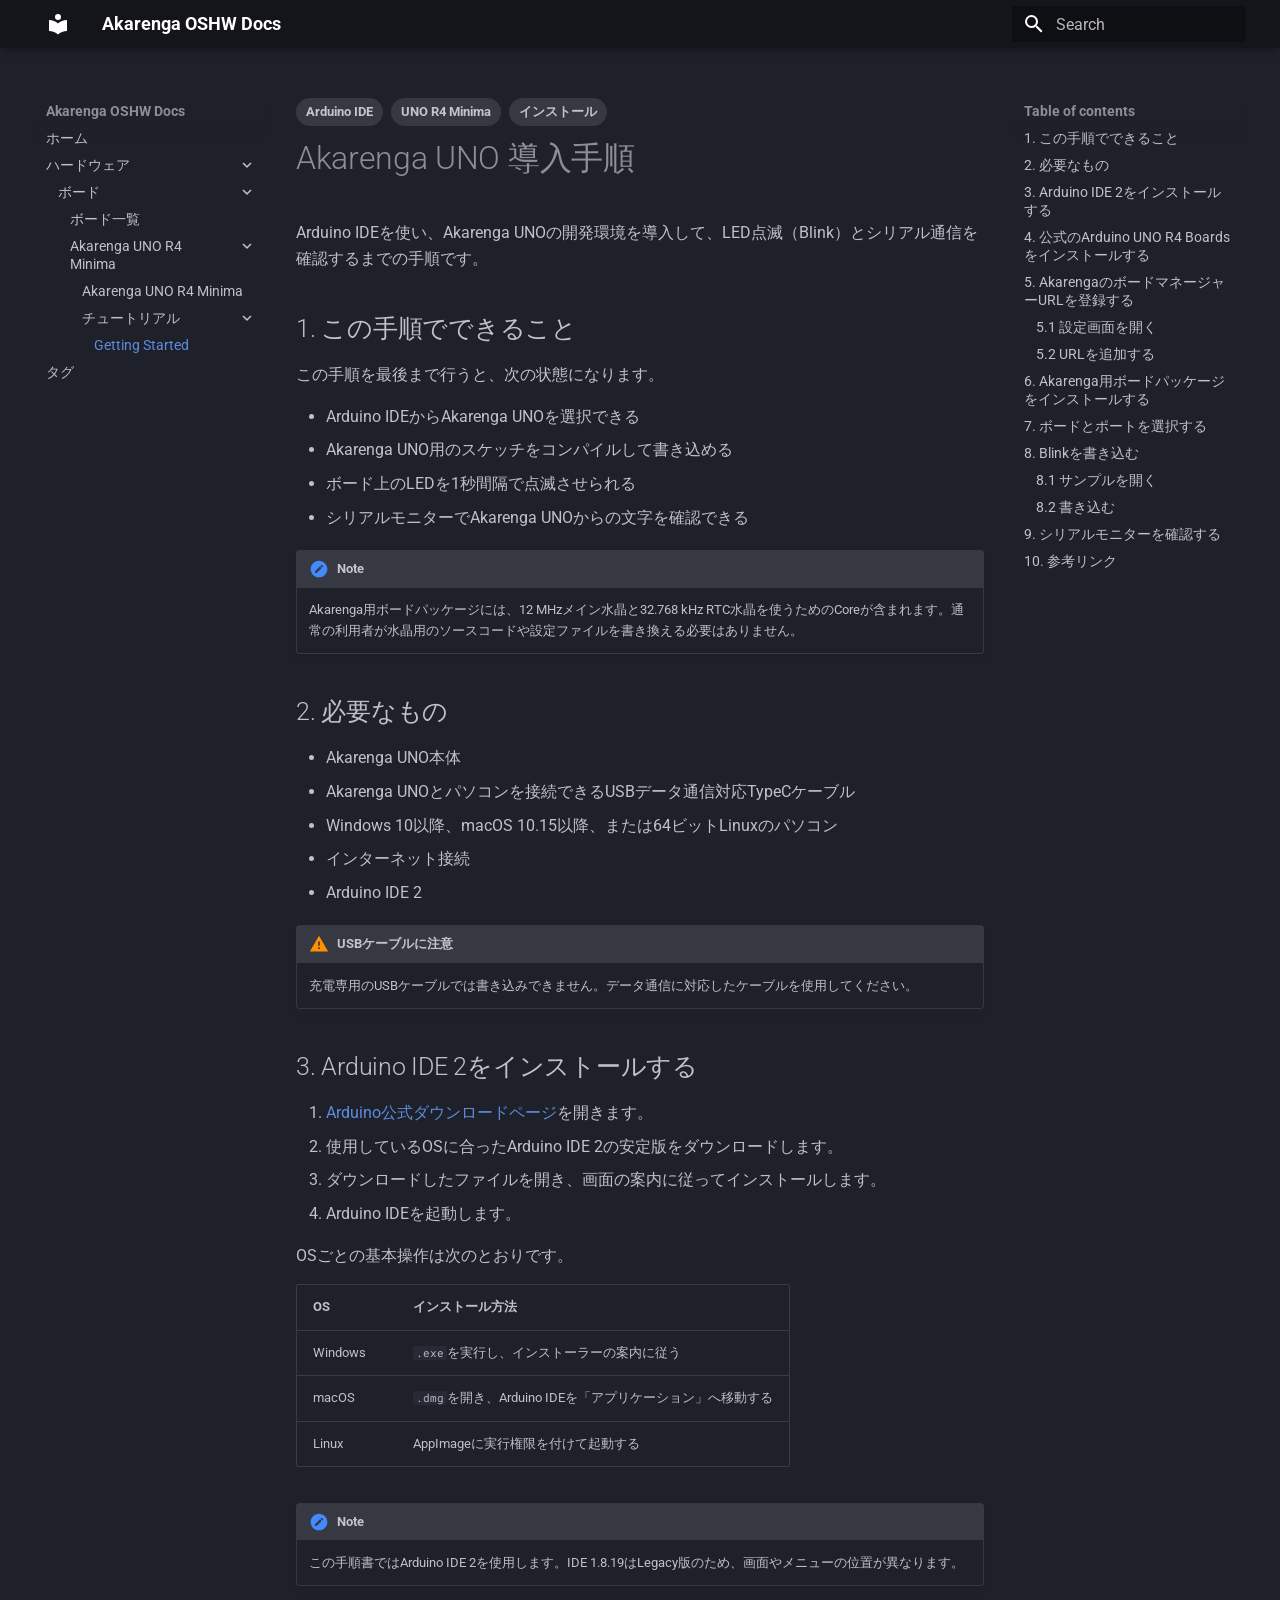
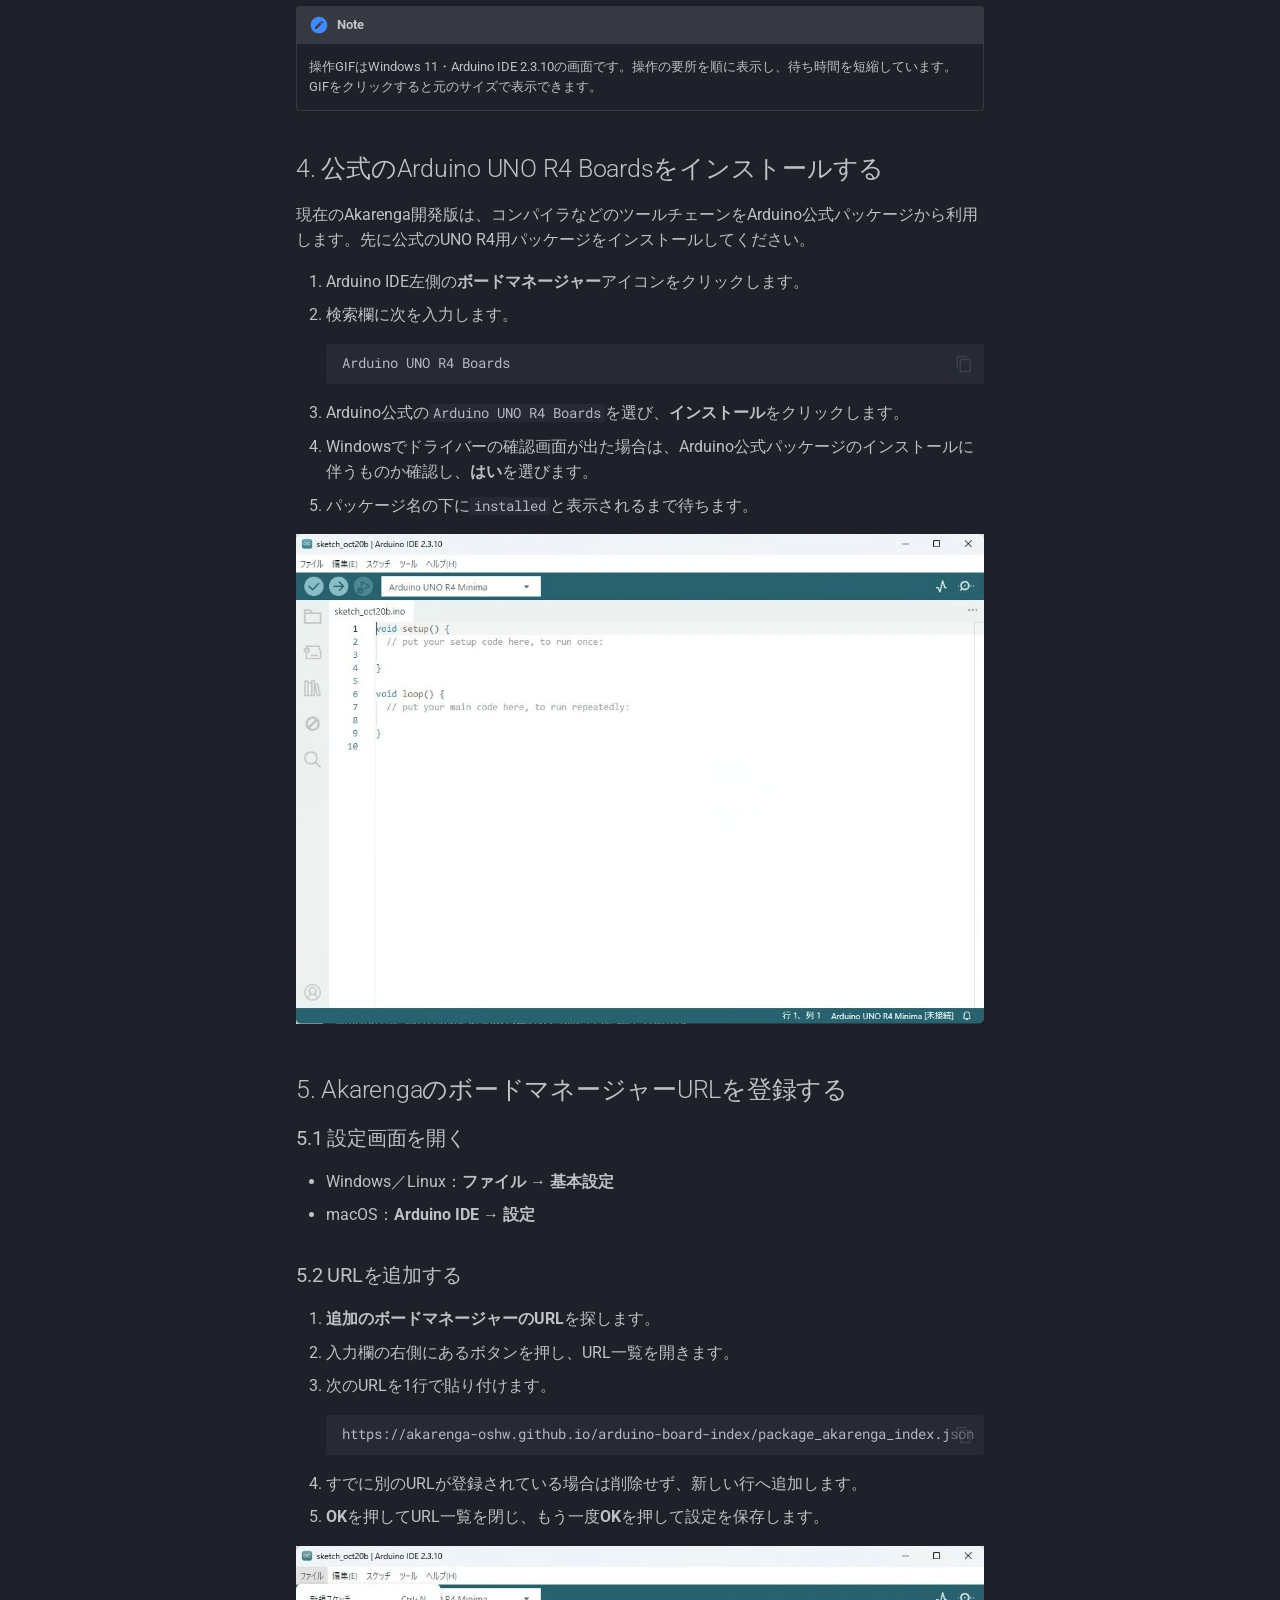
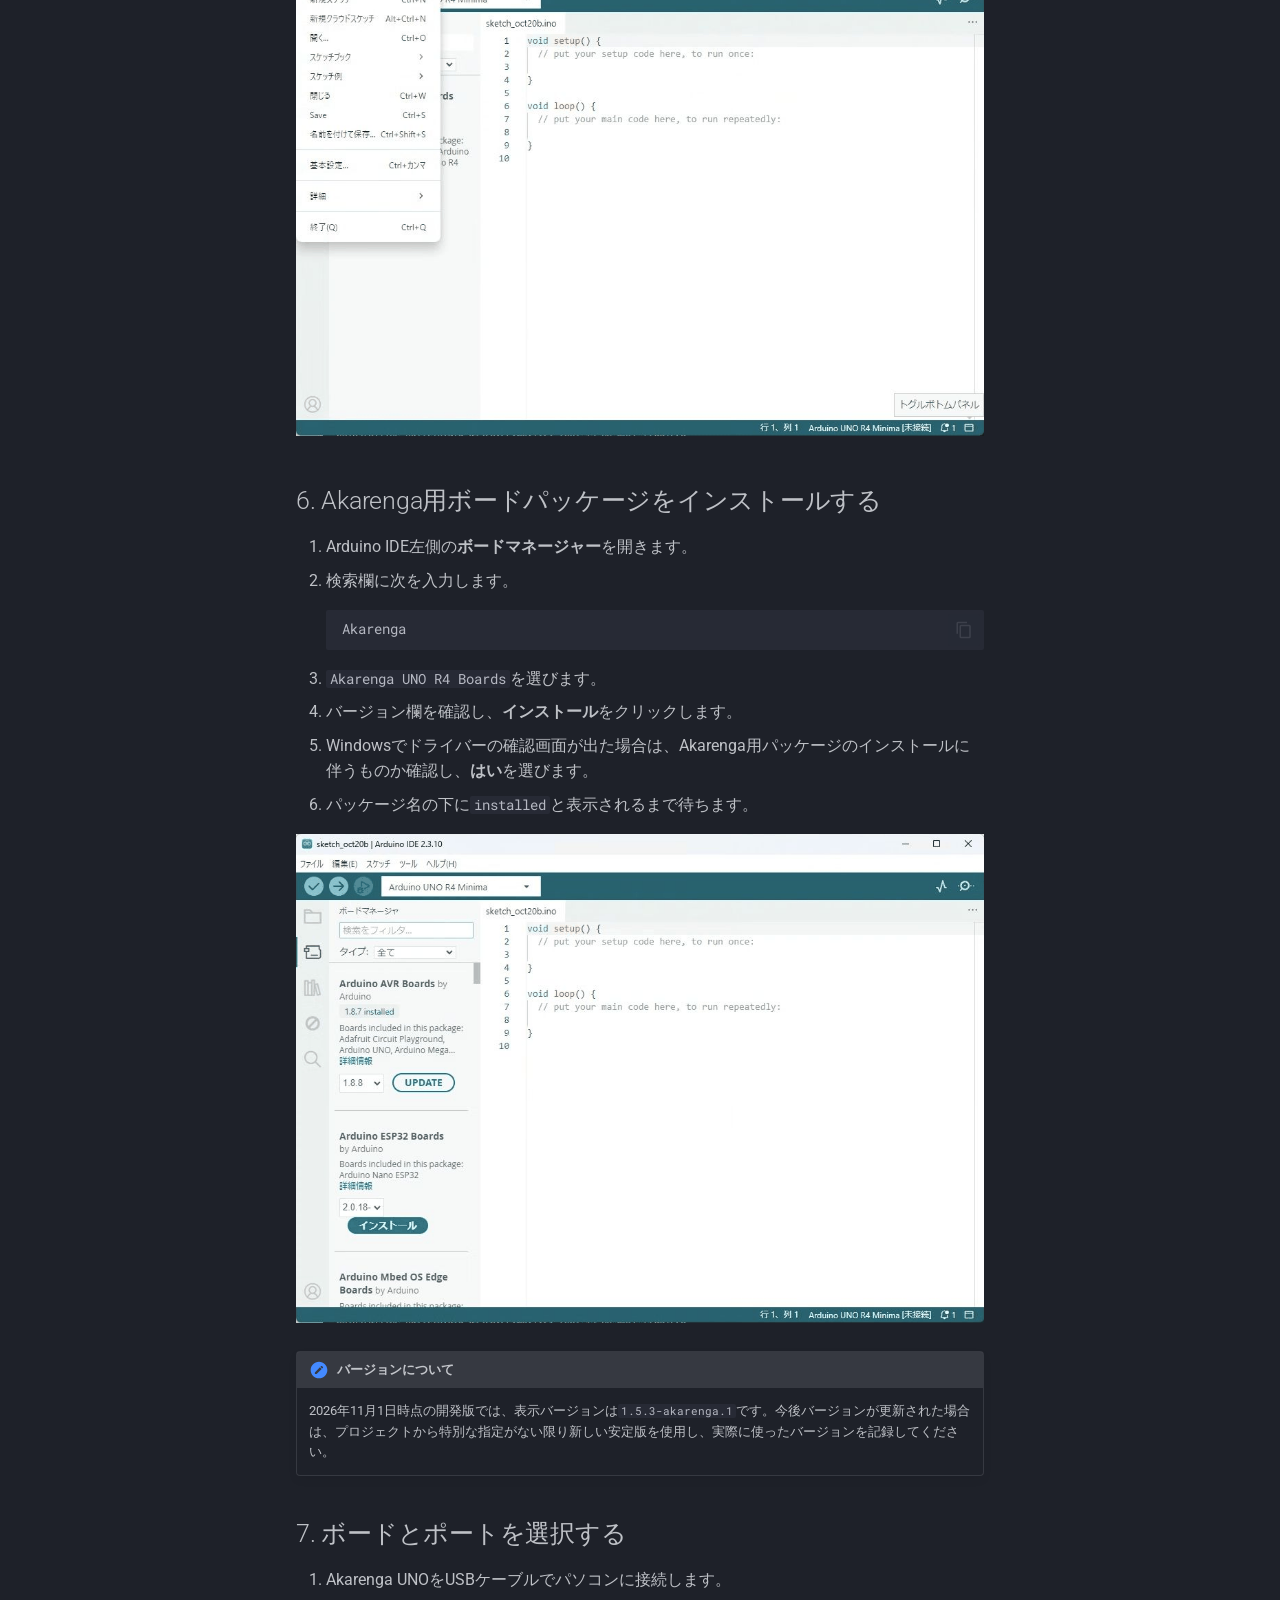
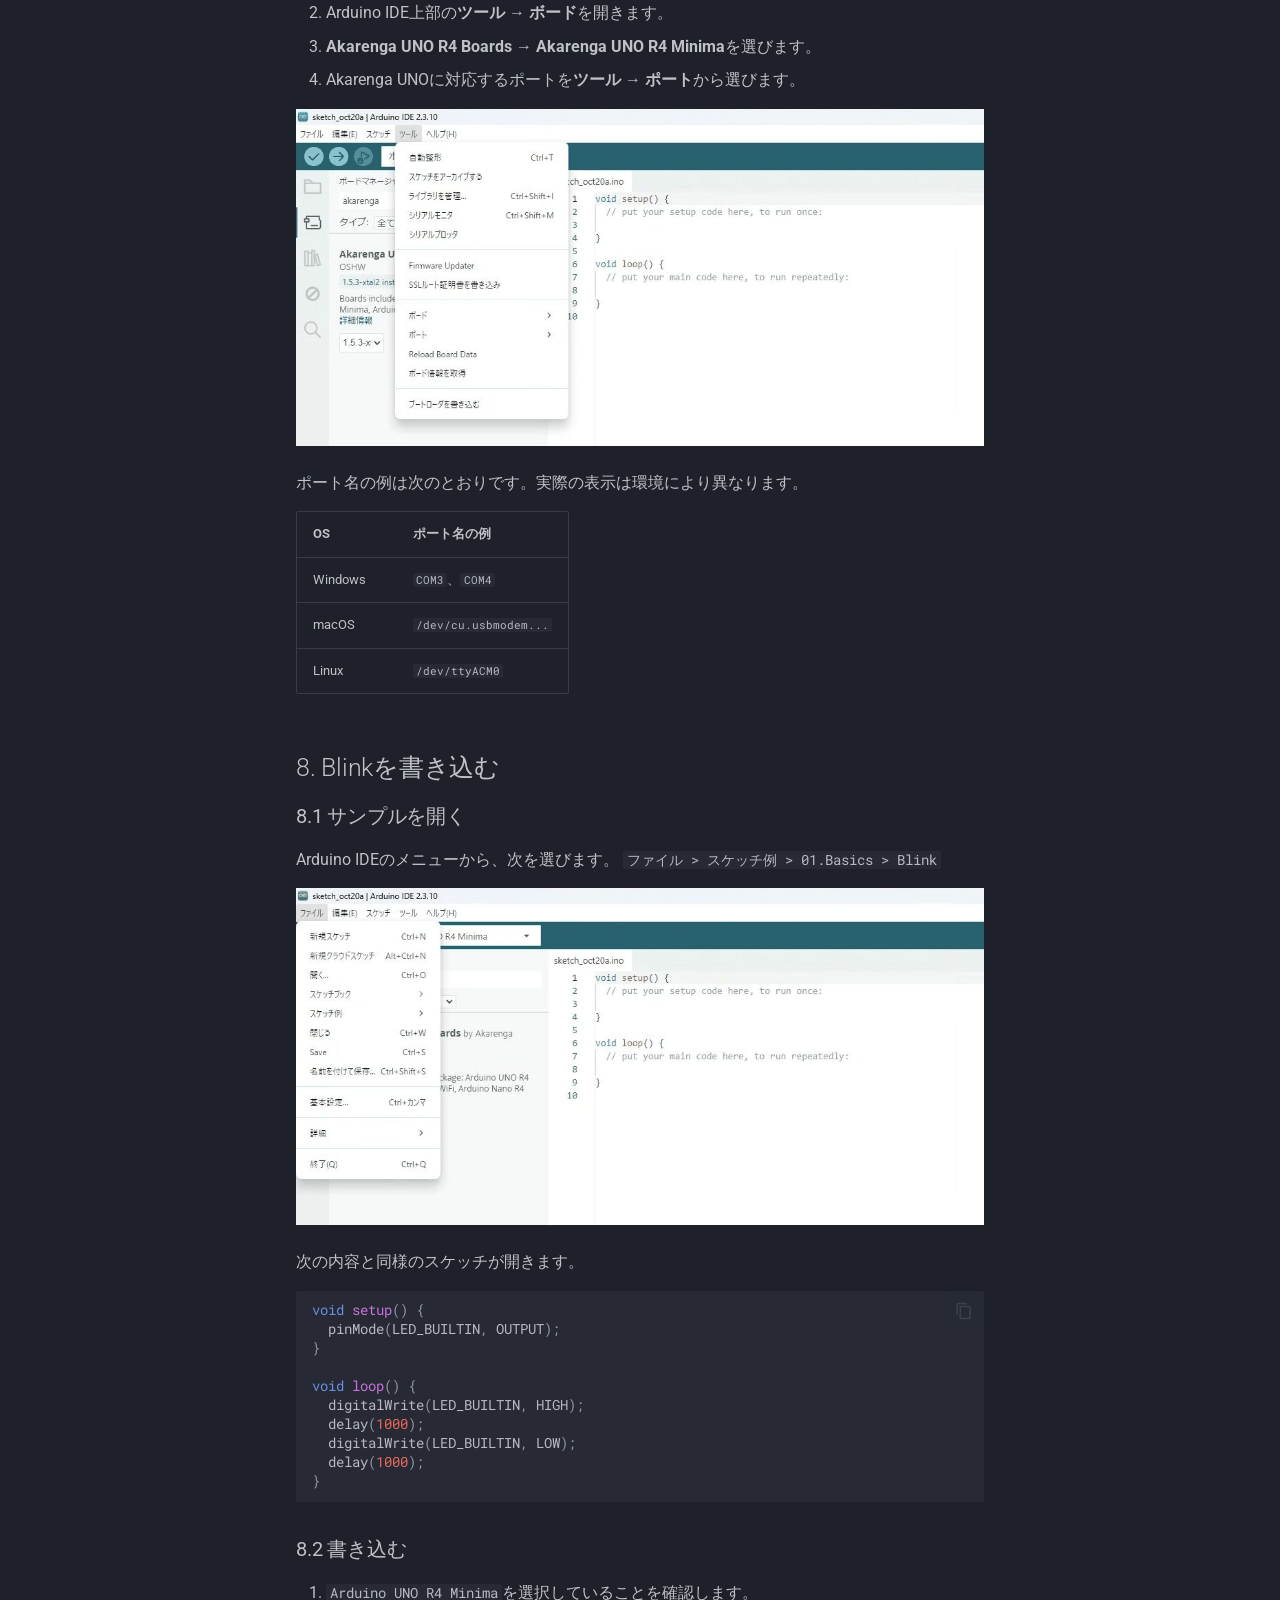
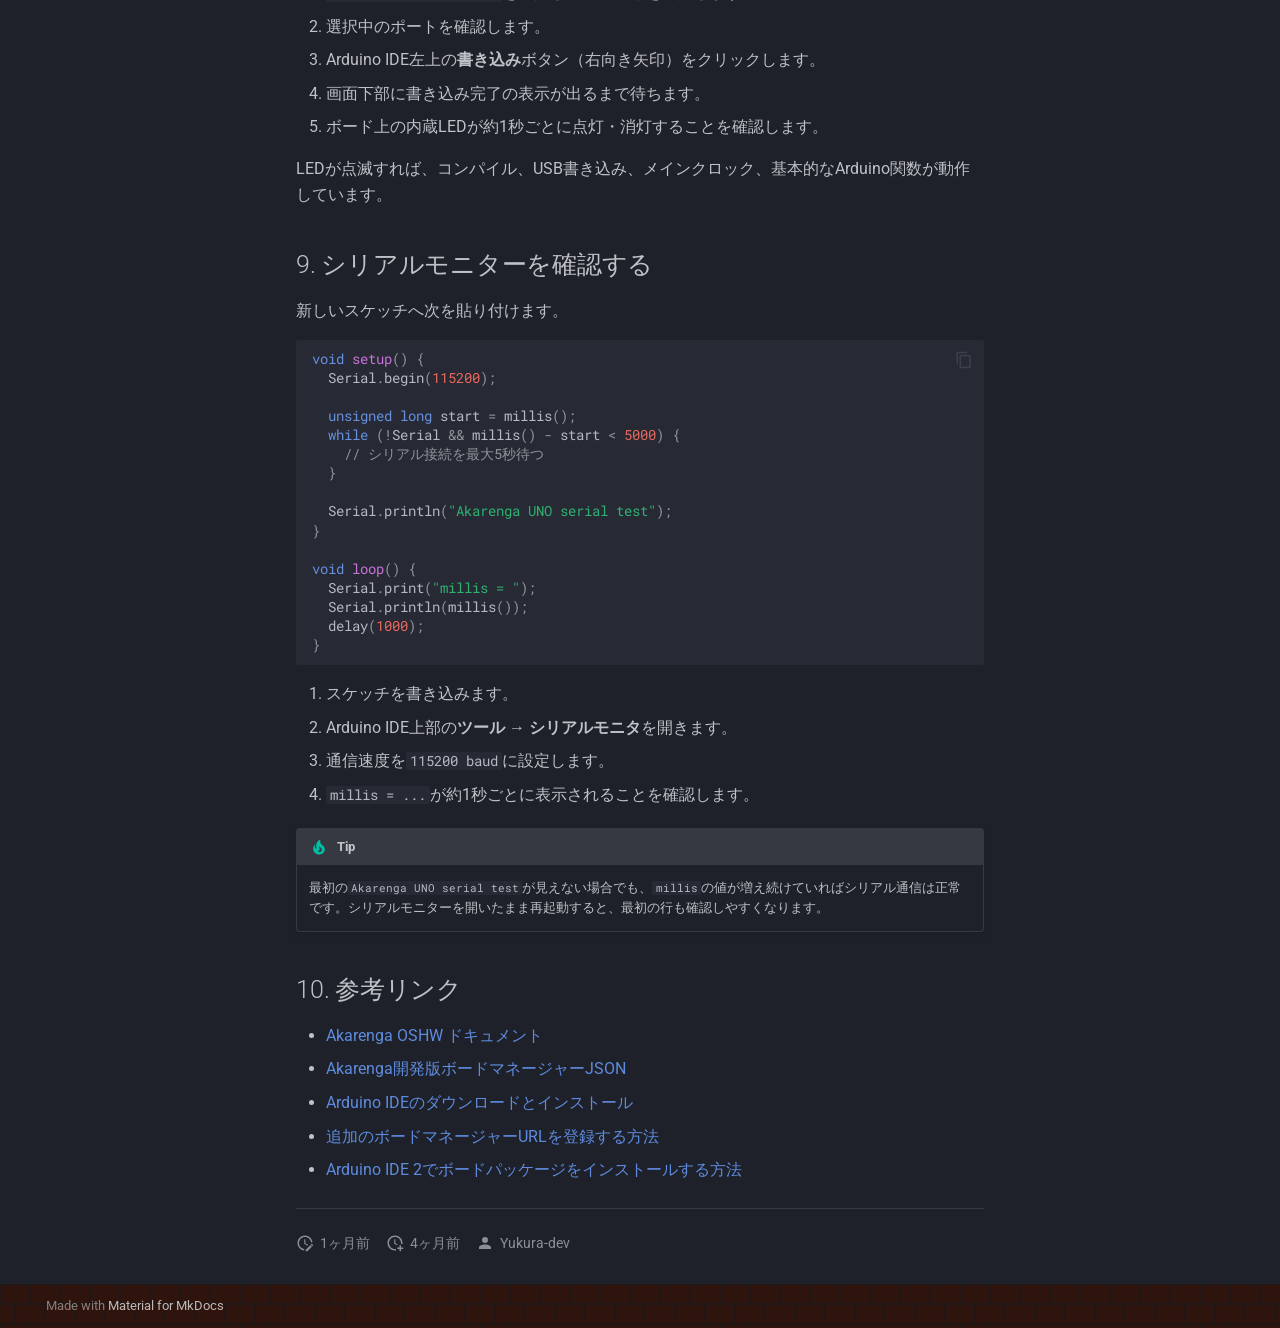
<file: hardware/boards/uno-r4-minima/tutorials/getting-started/index.html>
<!doctype html>
<html lang="en" class="no-js">
  <head>
    
      <meta charset="utf-8">
      <meta name="viewport" content="width=device-width,initial-scale=1">
      
        <meta name="description" content="Akarenga UNO R4 Minima の開発環境をセットアップし、LED を点滅させるまでの手順を説明します。">
      
      
        <meta name="author" content="Yukura-dev">
      
      
      
        <link rel="prev" href="../../">
      
      
        <link rel="next" href="../../../../../tags/">
      
      
        
      
      
      <link rel="icon" href="../../../../../assets/images/favicon.png">
      <meta name="generator" content="mkdocs-1.6.1, mkdocs-material-9.8.0">
    
    
      
        <title>Getting Started - Akarenga OSHW Docs</title>
      
    
    
      <link rel="stylesheet" href="../../../../../assets/stylesheets/main.57a0d79d.min.css">
      
        
        <link rel="stylesheet" href="../../../../../assets/stylesheets/palette.fb2fffe2.min.css">
      
      


    
    
      
    
    
      
        
        
        <link rel="preconnect" href="https://fonts.gstatic.com" crossorigin>
        <link rel="stylesheet" href="https://fonts.googleapis.com/css?family=Roboto:300,300i,400,400i,700,700i%7CRoboto+Mono:400,400i,700,700i&display=fallback">
        <style>:root{--md-text-font:"Roboto";--md-code-font:"Roboto Mono"}</style>
      
    
    
      <link rel="stylesheet" href="../../../../../css/timeago.css">
    
      <link rel="stylesheet" href="../../../../../stylesheets/extra.css">
    
    <script>__md_scope=new URL("../../../../..",location),__md_hash=e=>[...e].reduce(((e,_)=>(e<<5)-e+_.charCodeAt(0)),0),__md_get=(e,_=localStorage,t=__md_scope)=>JSON.parse(_.getItem(t.pathname+"."+e)),__md_set=(e,_,t=localStorage,a=__md_scope)=>{try{t.setItem(a.pathname+"."+e,JSON.stringify(_))}catch(e){}}</script>
    
      

    
    
  </head>
  
  
    
    
    
    
    
    <body dir="ltr" data-md-color-scheme="slate" data-md-color-primary="black" data-md-color-accent="indigo">
  
    
    <input class="md-toggle" data-md-toggle="drawer" type="checkbox" id="__drawer" autocomplete="off">
    <input class="md-toggle" data-md-toggle="search" type="checkbox" id="__search" autocomplete="off">
    <label class="md-overlay" for="__drawer"></label>
    <div data-md-component="skip">
      
        
        <a href="#akarenga-uno" class="md-skip">
          Skip to content
        </a>
      
    </div>
    <div data-md-component="announce">
      
    </div>
    
    
      

  

<header class="md-header md-header--shadow" data-md-component="header">
  <nav class="md-header__inner md-grid" aria-label="Header">
    <a href="../../../../.." title="Akarenga OSHW Docs" class="md-header__button md-logo" aria-label="Akarenga OSHW Docs" data-md-component="logo">
      
  
  <svg xmlns="http://www.w3.org/2000/svg" viewBox="0 0 24 24"><path d="M12 8a3 3 0 0 0 3-3 3 3 0 0 0-3-3 3 3 0 0 0-3 3 3 3 0 0 0 3 3m0 3.54C9.64 9.35 6.5 8 3 8v11c3.5 0 6.64 1.35 9 3.54 2.36-2.19 5.5-3.54 9-3.54V8c-3.5 0-6.64 1.35-9 3.54"/></svg>

    </a>
    <label class="md-header__button md-icon" for="__drawer">
      
      <svg xmlns="http://www.w3.org/2000/svg" viewBox="0 0 24 24"><path d="M3 6h18v2H3zm0 5h18v2H3zm0 5h18v2H3z"/></svg>
    </label>
    <div class="md-header__title" data-md-component="header-title">
      <div class="md-header__ellipsis">
        <div class="md-header__topic">
          <span class="md-ellipsis">
            Akarenga OSHW Docs
          </span>
        </div>
        <div class="md-header__topic" data-md-component="header-topic">
          <span class="md-ellipsis">
            
              Getting Started
            
          </span>
        </div>
      </div>
    </div>
    
      
    
    
    
    
      
      
        <label class="md-header__button md-icon" for="__search">
          
          <svg xmlns="http://www.w3.org/2000/svg" viewBox="0 0 24 24"><path d="M9.5 3A6.5 6.5 0 0 1 16 9.5c0 1.61-.59 3.09-1.56 4.23l.27.27h.79l5 5-1.5 1.5-5-5v-.79l-.27-.27A6.52 6.52 0 0 1 9.5 16 6.5 6.5 0 0 1 3 9.5 6.5 6.5 0 0 1 9.5 3m0 2C7 5 5 7 5 9.5S7 14 9.5 14 14 12 14 9.5 12 5 9.5 5"/></svg>
        </label>
        <div class="md-search" data-md-component="search" role="dialog">
  <label class="md-search__overlay" for="__search"></label>
  <div class="md-search__inner" role="search">
    <form class="md-search__form" name="search">
      <input type="text" class="md-search__input" name="query" aria-label="Search" placeholder="Search" autocapitalize="off" autocorrect="off" autocomplete="off" spellcheck="false" data-md-component="search-query" required>
      <label class="md-search__icon md-icon" for="__search">
        
        <svg xmlns="http://www.w3.org/2000/svg" viewBox="0 0 24 24"><path d="M9.5 3A6.5 6.5 0 0 1 16 9.5c0 1.61-.59 3.09-1.56 4.23l.27.27h.79l5 5-1.5 1.5-5-5v-.79l-.27-.27A6.52 6.52 0 0 1 9.5 16 6.5 6.5 0 0 1 3 9.5 6.5 6.5 0 0 1 9.5 3m0 2C7 5 5 7 5 9.5S7 14 9.5 14 14 12 14 9.5 12 5 9.5 5"/></svg>
        
        <svg xmlns="http://www.w3.org/2000/svg" viewBox="0 0 24 24"><path d="M20 11v2H8l5.5 5.5-1.42 1.42L4.16 12l7.92-7.92L13.5 5.5 8 11z"/></svg>
      </label>
      <nav class="md-search__options" aria-label="Search">
        
        <button type="reset" class="md-search__icon md-icon" title="Clear" aria-label="Clear" tabindex="-1">
          
          <svg xmlns="http://www.w3.org/2000/svg" viewBox="0 0 24 24"><path d="M19 6.41 17.59 5 12 10.59 6.41 5 5 6.41 10.59 12 5 17.59 6.41 19 12 13.41 17.59 19 19 17.59 13.41 12z"/></svg>
        </button>
      </nav>
      
    </form>
    <div class="md-search__output">
      <div class="md-search__scrollwrap" tabindex="0" data-md-scrollfix>
        <div class="md-search-result" data-md-component="search-result">
          <div class="md-search-result__meta">
            Initializing search
          </div>
          <ol class="md-search-result__list" role="presentation"></ol>
        </div>
      </div>
    </div>
  </div>
</div>
      
    
    
  </nav>
  
</header>
    
    <div class="md-container" data-md-component="container">
      
      
        
          
        
      
      <main class="md-main" data-md-component="main">
        <div class="md-main__inner md-grid">
          
            
              
              <div class="md-sidebar md-sidebar--primary" data-md-component="sidebar" data-md-type="navigation" >
                <div class="md-sidebar__scrollwrap">
                  <div class="md-sidebar__inner">
                    



<nav class="md-nav md-nav--primary" aria-label="Navigation" data-md-level="0">
  <label class="md-nav__title" for="__drawer">
    <a href="../../../../.." title="Akarenga OSHW Docs" class="md-nav__button md-logo" aria-label="Akarenga OSHW Docs" data-md-component="logo">
      
  
  <svg xmlns="http://www.w3.org/2000/svg" viewBox="0 0 24 24"><path d="M12 8a3 3 0 0 0 3-3 3 3 0 0 0-3-3 3 3 0 0 0-3 3 3 3 0 0 0 3 3m0 3.54C9.64 9.35 6.5 8 3 8v11c3.5 0 6.64 1.35 9 3.54 2.36-2.19 5.5-3.54 9-3.54V8c-3.5 0-6.64 1.35-9 3.54"/></svg>

    </a>
    Akarenga OSHW Docs
  </label>
  
  <ul class="md-nav__list" data-md-scrollfix>
    
      
      
  
  
  
  
    <li class="md-nav__item">
      <a href="../../../../.." class="md-nav__link">
        
  
  
  <span class="md-ellipsis">
    
  
    ホーム
  

    
  </span>
  
  

      </a>
    </li>
  

    
      
      
  
  
    
  
  
  
    
    
    
    
    
    <li class="md-nav__item md-nav__item--active md-nav__item--nested">
      
        
        
        <input class="md-nav__toggle md-toggle " type="checkbox" id="__nav_2" checked>
        
          
          <label class="md-nav__link" for="__nav_2" id="__nav_2_label" tabindex="0">
            
  
  
  <span class="md-ellipsis">
    
  
    ハードウェア
  

    
  </span>
  
  

            <span class="md-nav__icon md-icon"></span>
          </label>
        
        <nav class="md-nav" data-md-level="1" aria-labelledby="__nav_2_label" aria-expanded="true">
          <label class="md-nav__title" for="__nav_2">
            <span class="md-nav__icon md-icon"></span>
            
  
    ハードウェア
  

          </label>
          <ul class="md-nav__list" data-md-scrollfix>
            
              
                
  
  
    
  
  
  
    
    
    
    
    
    <li class="md-nav__item md-nav__item--active md-nav__item--nested">
      
        
        
        <input class="md-nav__toggle md-toggle " type="checkbox" id="__nav_2_1" checked>
        
          
          <label class="md-nav__link" for="__nav_2_1" id="__nav_2_1_label" tabindex="0">
            
  
  
  <span class="md-ellipsis">
    
  
    ボード
  

    
  </span>
  
  

            <span class="md-nav__icon md-icon"></span>
          </label>
        
        <nav class="md-nav" data-md-level="2" aria-labelledby="__nav_2_1_label" aria-expanded="true">
          <label class="md-nav__title" for="__nav_2_1">
            <span class="md-nav__icon md-icon"></span>
            
  
    ボード
  

          </label>
          <ul class="md-nav__list" data-md-scrollfix>
            
              
                
  
  
  
  
    <li class="md-nav__item">
      <a href="../../../" class="md-nav__link">
        
  
  
  <span class="md-ellipsis">
    
  
    ボード一覧
  

    
  </span>
  
  

      </a>
    </li>
  

              
            
              
                
  
  
    
  
  
  
    
    
    
    
    
    <li class="md-nav__item md-nav__item--active md-nav__item--nested">
      
        
        
        <input class="md-nav__toggle md-toggle " type="checkbox" id="__nav_2_1_2" checked>
        
          
          <label class="md-nav__link" for="__nav_2_1_2" id="__nav_2_1_2_label" tabindex="0">
            
  
  
  <span class="md-ellipsis">
    
  
    Akarenga UNO R4 Minima
  

    
  </span>
  
  

            <span class="md-nav__icon md-icon"></span>
          </label>
        
        <nav class="md-nav" data-md-level="3" aria-labelledby="__nav_2_1_2_label" aria-expanded="true">
          <label class="md-nav__title" for="__nav_2_1_2">
            <span class="md-nav__icon md-icon"></span>
            
  
    Akarenga UNO R4 Minima
  

          </label>
          <ul class="md-nav__list" data-md-scrollfix>
            
              
                
  
  
  
  
    <li class="md-nav__item">
      <a href="../../" class="md-nav__link">
        
  
  
  <span class="md-ellipsis">
    
  
    Akarenga UNO R4 Minima
  

    
  </span>
  
  

      </a>
    </li>
  

              
            
              
                
  
  
    
  
  
  
    
    
    
    
    
    <li class="md-nav__item md-nav__item--active md-nav__item--nested">
      
        
        
        <input class="md-nav__toggle md-toggle " type="checkbox" id="__nav_2_1_2_2" checked>
        
          
          <label class="md-nav__link" for="__nav_2_1_2_2" id="__nav_2_1_2_2_label" tabindex="0">
            
  
  
  <span class="md-ellipsis">
    
  
    チュートリアル
  

    
  </span>
  
  

            <span class="md-nav__icon md-icon"></span>
          </label>
        
        <nav class="md-nav" data-md-level="4" aria-labelledby="__nav_2_1_2_2_label" aria-expanded="true">
          <label class="md-nav__title" for="__nav_2_1_2_2">
            <span class="md-nav__icon md-icon"></span>
            
  
    チュートリアル
  

          </label>
          <ul class="md-nav__list" data-md-scrollfix>
            
              
                
  
  
    
  
  
  
    <li class="md-nav__item md-nav__item--active">
      
      <input class="md-nav__toggle md-toggle" type="checkbox" id="__toc">
      
      
        
      
      
        <label class="md-nav__link md-nav__link--active" for="__toc">
          
  
  
  <span class="md-ellipsis">
    
  
    Getting Started
  

    
  </span>
  
  

          <span class="md-nav__icon md-icon"></span>
        </label>
      
      <a href="./" class="md-nav__link md-nav__link--active">
        
  
  
  <span class="md-ellipsis">
    
  
    Getting Started
  

    
  </span>
  
  

      </a>
      
        

<nav class="md-nav md-nav--secondary" aria-label="Table of contents">
  
  
  
    
  
  
    <label class="md-nav__title" for="__toc">
      <span class="md-nav__icon md-icon"></span>
      Table of contents
    </label>
    <ul class="md-nav__list" data-md-component="toc" data-md-scrollfix>
      
        <li class="md-nav__item">
  <a href="#1" class="md-nav__link">
    <span class="md-ellipsis">
      
        1. この手順でできること
      
    </span>
  </a>
  
</li>
      
        <li class="md-nav__item">
  <a href="#2" class="md-nav__link">
    <span class="md-ellipsis">
      
        2. 必要なもの
      
    </span>
  </a>
  
</li>
      
        <li class="md-nav__item">
  <a href="#3-arduino-ide-2" class="md-nav__link">
    <span class="md-ellipsis">
      
        3. Arduino IDE 2をインストールする
      
    </span>
  </a>
  
</li>
      
        <li class="md-nav__item">
  <a href="#4-arduino-uno-r4-boards" class="md-nav__link">
    <span class="md-ellipsis">
      
        4. 公式のArduino UNO R4 Boardsをインストールする
      
    </span>
  </a>
  
</li>
      
        <li class="md-nav__item">
  <a href="#5-akarengaurl" class="md-nav__link">
    <span class="md-ellipsis">
      
        5. AkarengaのボードマネージャーURLを登録する
      
    </span>
  </a>
  
    <nav class="md-nav" aria-label="5. AkarengaのボードマネージャーURLを登録する">
      <ul class="md-nav__list">
        
          <li class="md-nav__item">
  <a href="#51" class="md-nav__link">
    <span class="md-ellipsis">
      
        5.1 設定画面を開く
      
    </span>
  </a>
  
</li>
        
          <li class="md-nav__item">
  <a href="#52-url" class="md-nav__link">
    <span class="md-ellipsis">
      
        5.2 URLを追加する
      
    </span>
  </a>
  
</li>
        
      </ul>
    </nav>
  
</li>
      
        <li class="md-nav__item">
  <a href="#6-akarenga" class="md-nav__link">
    <span class="md-ellipsis">
      
        6. Akarenga用ボードパッケージをインストールする
      
    </span>
  </a>
  
</li>
      
        <li class="md-nav__item">
  <a href="#7" class="md-nav__link">
    <span class="md-ellipsis">
      
        7. ボードとポートを選択する
      
    </span>
  </a>
  
</li>
      
        <li class="md-nav__item">
  <a href="#8-blink" class="md-nav__link">
    <span class="md-ellipsis">
      
        8. Blinkを書き込む
      
    </span>
  </a>
  
    <nav class="md-nav" aria-label="8. Blinkを書き込む">
      <ul class="md-nav__list">
        
          <li class="md-nav__item">
  <a href="#81" class="md-nav__link">
    <span class="md-ellipsis">
      
        8.1 サンプルを開く
      
    </span>
  </a>
  
</li>
        
          <li class="md-nav__item">
  <a href="#82" class="md-nav__link">
    <span class="md-ellipsis">
      
        8.2 書き込む
      
    </span>
  </a>
  
</li>
        
      </ul>
    </nav>
  
</li>
      
        <li class="md-nav__item">
  <a href="#9" class="md-nav__link">
    <span class="md-ellipsis">
      
        9. シリアルモニターを確認する
      
    </span>
  </a>
  
</li>
      
        <li class="md-nav__item">
  <a href="#10" class="md-nav__link">
    <span class="md-ellipsis">
      
        10. 参考リンク
      
    </span>
  </a>
  
</li>
      
    </ul>
  
</nav>
      
    </li>
  

              
            
          </ul>
        </nav>
      
    </li>
  

              
            
          </ul>
        </nav>
      
    </li>
  

              
            
          </ul>
        </nav>
      
    </li>
  

              
            
          </ul>
        </nav>
      
    </li>
  

    
      
      
  
  
  
  
    <li class="md-nav__item">
      <a href="../../../../../tags/" class="md-nav__link">
        
  
  
  <span class="md-ellipsis">
    
  
    タグ
  

    
  </span>
  
  

      </a>
    </li>
  

    
  </ul>
</nav>
                  </div>
                </div>
              </div>
            
            
              
              <div class="md-sidebar md-sidebar--secondary" data-md-component="sidebar" data-md-type="toc" >
                <div class="md-sidebar__scrollwrap">
                  <div class="md-sidebar__inner">
                    

<nav class="md-nav md-nav--secondary" aria-label="Table of contents">
  
  
  
    
  
  
    <label class="md-nav__title" for="__toc">
      <span class="md-nav__icon md-icon"></span>
      Table of contents
    </label>
    <ul class="md-nav__list" data-md-component="toc" data-md-scrollfix>
      
        <li class="md-nav__item">
  <a href="#1" class="md-nav__link">
    <span class="md-ellipsis">
      
        1. この手順でできること
      
    </span>
  </a>
  
</li>
      
        <li class="md-nav__item">
  <a href="#2" class="md-nav__link">
    <span class="md-ellipsis">
      
        2. 必要なもの
      
    </span>
  </a>
  
</li>
      
        <li class="md-nav__item">
  <a href="#3-arduino-ide-2" class="md-nav__link">
    <span class="md-ellipsis">
      
        3. Arduino IDE 2をインストールする
      
    </span>
  </a>
  
</li>
      
        <li class="md-nav__item">
  <a href="#4-arduino-uno-r4-boards" class="md-nav__link">
    <span class="md-ellipsis">
      
        4. 公式のArduino UNO R4 Boardsをインストールする
      
    </span>
  </a>
  
</li>
      
        <li class="md-nav__item">
  <a href="#5-akarengaurl" class="md-nav__link">
    <span class="md-ellipsis">
      
        5. AkarengaのボードマネージャーURLを登録する
      
    </span>
  </a>
  
    <nav class="md-nav" aria-label="5. AkarengaのボードマネージャーURLを登録する">
      <ul class="md-nav__list">
        
          <li class="md-nav__item">
  <a href="#51" class="md-nav__link">
    <span class="md-ellipsis">
      
        5.1 設定画面を開く
      
    </span>
  </a>
  
</li>
        
          <li class="md-nav__item">
  <a href="#52-url" class="md-nav__link">
    <span class="md-ellipsis">
      
        5.2 URLを追加する
      
    </span>
  </a>
  
</li>
        
      </ul>
    </nav>
  
</li>
      
        <li class="md-nav__item">
  <a href="#6-akarenga" class="md-nav__link">
    <span class="md-ellipsis">
      
        6. Akarenga用ボードパッケージをインストールする
      
    </span>
  </a>
  
</li>
      
        <li class="md-nav__item">
  <a href="#7" class="md-nav__link">
    <span class="md-ellipsis">
      
        7. ボードとポートを選択する
      
    </span>
  </a>
  
</li>
      
        <li class="md-nav__item">
  <a href="#8-blink" class="md-nav__link">
    <span class="md-ellipsis">
      
        8. Blinkを書き込む
      
    </span>
  </a>
  
    <nav class="md-nav" aria-label="8. Blinkを書き込む">
      <ul class="md-nav__list">
        
          <li class="md-nav__item">
  <a href="#81" class="md-nav__link">
    <span class="md-ellipsis">
      
        8.1 サンプルを開く
      
    </span>
  </a>
  
</li>
        
          <li class="md-nav__item">
  <a href="#82" class="md-nav__link">
    <span class="md-ellipsis">
      
        8.2 書き込む
      
    </span>
  </a>
  
</li>
        
      </ul>
    </nav>
  
</li>
      
        <li class="md-nav__item">
  <a href="#9" class="md-nav__link">
    <span class="md-ellipsis">
      
        9. シリアルモニターを確認する
      
    </span>
  </a>
  
</li>
      
        <li class="md-nav__item">
  <a href="#10" class="md-nav__link">
    <span class="md-ellipsis">
      
        10. 参考リンク
      
    </span>
  </a>
  
</li>
      
    </ul>
  
</nav>
                  </div>
                </div>
              </div>
            
          
          
            <div class="md-content" data-md-component="content">
              
              <article class="md-content__inner md-typeset">
                
                  

  <nav class="md-tags" >
    
      
      
      
      
        <a href="../../../../../tags/#tag:arduino-ide" class="md-tag">Arduino IDE</a>
      
    
      
      
      
      
        <a href="../../../../../tags/#tag:uno-r4-minima" class="md-tag">UNO R4 Minima</a>
      
    
      
      
      
      
        <a href="../../../../../tags/#tag:インストール" class="md-tag">インストール</a>
      
    
  </nav>



<h1 id="akarenga-uno">Akarenga UNO 導入手順</h1>
<p>Arduino IDEを使い、Akarenga UNOの開発環境を導入して、LED点滅（Blink）とシリアル通信を確認するまでの手順です。</p>
<h2 id="1">1. この手順でできること</h2>
<p>この手順を最後まで行うと、次の状態になります。</p>
<ul>
<li>Arduino IDEからAkarenga UNOを選択できる</li>
<li>Akarenga UNO用のスケッチをコンパイルして書き込める</li>
<li>ボード上のLEDを1秒間隔で点滅させられる</li>
<li>シリアルモニターでAkarenga UNOからの文字を確認できる</li>
</ul>
<div class="admonition note">
<p class="admonition-title">Note</p>
<p>Akarenga用ボードパッケージには、12 MHzメイン水晶と32.768 kHz RTC水晶を使うためのCoreが含まれます。通常の利用者が水晶用のソースコードや設定ファイルを書き換える必要はありません。</p>
</div>
<h2 id="2">2. 必要なもの</h2>
<ul>
<li>Akarenga UNO本体</li>
<li>Akarenga UNOとパソコンを接続できるUSBデータ通信対応TypeCケーブル</li>
<li>Windows 10以降、macOS 10.15以降、または64ビットLinuxのパソコン</li>
<li>インターネット接続</li>
<li>Arduino IDE 2</li>
</ul>
<div class="admonition warning">
<p class="admonition-title">USBケーブルに注意</p>
<p>充電専用のUSBケーブルでは書き込みできません。データ通信に対応したケーブルを使用してください。</p>
</div>
<h2 id="3-arduino-ide-2">3. Arduino IDE 2をインストールする</h2>
<ol>
<li><a href="https://www.arduino.cc/en/software/">Arduino公式ダウンロードページ</a>を開きます。</li>
<li>使用しているOSに合ったArduino IDE 2の安定版をダウンロードします。</li>
<li>ダウンロードしたファイルを開き、画面の案内に従ってインストールします。</li>
<li>Arduino IDEを起動します。</li>
</ol>
<p>OSごとの基本操作は次のとおりです。</p>
<table>
<thead>
<tr>
<th>OS</th>
<th>インストール方法</th>
</tr>
</thead>
<tbody>
<tr>
<td>Windows</td>
<td><code>.exe</code>を実行し、インストーラーの案内に従う</td>
</tr>
<tr>
<td>macOS</td>
<td><code>.dmg</code>を開き、Arduino IDEを「アプリケーション」へ移動する</td>
</tr>
<tr>
<td>Linux</td>
<td>AppImageに実行権限を付けて起動する</td>
</tr>
</tbody>
</table>
<div class="admonition note">
<p class="admonition-title">Note</p>
<p>この手順書ではArduino IDE 2を使用します。IDE 1.8.19はLegacy版のため、画面やメニューの位置が異なります。</p>
</div>
<div class="admonition note">
<p class="admonition-title">Note</p>
<p>操作GIFはWindows 11・Arduino IDE 2.3.10の画面です。操作の要所を順に表示し、待ち時間を短縮しています。GIFをクリックすると元のサイズで表示できます。</p>
</div>
<h2 id="4-arduino-uno-r4-boards">4. 公式のArduino UNO R4 Boardsをインストールする</h2>
<p>現在のAkarenga開発版は、コンパイラなどのツールチェーンをArduino公式パッケージから利用します。先に公式のUNO R4用パッケージをインストールしてください。</p>
<ol>
<li>Arduino IDE左側の<strong>ボードマネージャー</strong>アイコンをクリックします。</li>
<li>
<p>検索欄に次を入力します。</p>
<div class="language-text highlight"><pre><span></span><code><span id="__span-0-1"><a id="__codelineno-0-1" name="__codelineno-0-1" href="#__codelineno-0-1"></a>Arduino UNO R4 Boards
</span></code></pre></div>
</li>
<li>
<p>Arduino公式の<code>Arduino UNO R4 Boards</code>を選び、<strong>インストール</strong>をクリックします。</p>
</li>
<li>Windowsでドライバーの確認画面が出た場合は、Arduino公式パッケージのインストールに伴うものか確認し、<strong>はい</strong>を選びます。</li>
<li>パッケージ名の下に<code>installed</code>と表示されるまで待ちます。</li>
</ol>
<p><a href="assets/install-official-board.gif"><img src="assets/install-official-board.gif" alt="ボードマネージャーでArduino UNO R4 Boardsを検索し、インストールとドライバー確認を経て完了する操作" width="1000" height="712" loading="lazy"></a></p>

<h2 id="5-akarengaurl">5. AkarengaのボードマネージャーURLを登録する</h2>
<h3 id="51">5.1 設定画面を開く</h3>
<ul>
<li>Windows／Linux：<strong>ファイル → 基本設定</strong></li>
<li>macOS：<strong>Arduino IDE → 設定</strong></li>
</ul>
<h3 id="52-url">5.2 URLを追加する</h3>
<ol>
<li><strong>追加のボードマネージャーのURL</strong>を探します。</li>
<li>入力欄の右側にあるボタンを押し、URL一覧を開きます。</li>
<li>
<p>次のURLを1行で貼り付けます。</p>
<div class="language-text highlight"><pre><span></span><code><span id="__span-1-1"><a id="__codelineno-1-1" name="__codelineno-1-1" href="#__codelineno-1-1"></a>https://akarenga-oshw.github.io/arduino-board-index/package_akarenga_index.json
</span></code></pre></div>
</li>
<li>
<p>すでに別のURLが登録されている場合は削除せず、新しい行へ追加します。</p>
</li>
<li><strong>OK</strong>を押してURL一覧を閉じ、もう一度<strong>OK</strong>を押して設定を保存します。</li>
</ol>
<p><a href="assets/add-board-manager-url.gif"><img src="assets/add-board-manager-url.gif" alt="ファイルの基本設定から追加のボードマネージャーのURLを開き、AkarengaのURLを登録して保存する操作" width="1000" height="712" loading="lazy"></a></p>

<h2 id="6-akarenga">6. Akarenga用ボードパッケージをインストールする</h2>
<ol>
<li>Arduino IDE左側の<strong>ボードマネージャー</strong>を開きます。</li>
<li>
<p>検索欄に次を入力します。</p>
<div class="language-text highlight"><pre><span></span><code><span id="__span-2-1"><a id="__codelineno-2-1" name="__codelineno-2-1" href="#__codelineno-2-1"></a>Akarenga
</span></code></pre></div>
</li>
<li>
<p><code>Akarenga UNO R4 Boards</code>を選びます。</p>
</li>
<li>バージョン欄を確認し、<strong>インストール</strong>をクリックします。</li>
<li>Windowsでドライバーの確認画面が出た場合は、Akarenga用パッケージのインストールに伴うものか確認し、<strong>はい</strong>を選びます。</li>
<li>パッケージ名の下に<code>installed</code>と表示されるまで待ちます。</li>
</ol>
<p><a href="assets/install-akarenga-board.gif"><img src="assets/install-akarenga-board.gif" alt="ボードマネージャーでAkarengaを検索し、バージョンを選んでインストールを完了する操作" width="1000" height="712" loading="lazy"></a></p>

<div class="admonition note">
<p class="admonition-title">バージョンについて</p>
<p>2026年11月1日時点の開発版では、表示バージョンは<code>1.5.3-akarenga.1</code>です。今後バージョンが更新された場合は、プロジェクトから特別な指定がない限り新しい安定版を使用し、実際に使ったバージョンを記録してください。</p>
</div>
<h2 id="7">7. ボードとポートを選択する</h2>
<ol>
<li>Akarenga UNOをUSBケーブルでパソコンに接続します。</li>
<li>Arduino IDE上部の<strong>ツール → ボード</strong>を開きます。</li>
<li><strong>Akarenga UNO R4 Boards → Akarenga UNO R4 Minima</strong>を選びます。</li>
<li>Akarenga UNOに対応するポートを<strong>ツール → ポート</strong>から選びます。</li>
</ol>
<p><a href="assets/board-selection.gif"><img src="assets/board-selection.gif" alt="ツールからボードを開き、Akarenga UNO R4 Boards内のArduino UNO R4 Minimaを選ぶ操作" width="1000" height="490" loading="lazy"></a></p>

<p>ポート名の例は次のとおりです。実際の表示は環境により異なります。</p>
<table>
<thead>
<tr>
<th>OS</th>
<th>ポート名の例</th>
</tr>
</thead>
<tbody>
<tr>
<td>Windows</td>
<td><code>COM3</code>、<code>COM4</code></td>
</tr>
<tr>
<td>macOS</td>
<td><code>/dev/cu.usbmodem...</code></td>
</tr>
<tr>
<td>Linux</td>
<td><code>/dev/ttyACM0</code></td>
</tr>
</tbody>
</table>
<h2 id="8-blink">8. Blinkを書き込む</h2>
<h3 id="81">8.1 サンプルを開く</h3>
<p>Arduino IDEのメニューから、次を選びます。
<code>ファイル &gt; スケッチ例 &gt; 01.Basics &gt; Blink</code></p>
<p><a href="assets/open-blink.gif"><img src="assets/open-blink.gif" alt="ファイルからスケッチ例、01.Basics、Blinkの順に開く操作" width="1000" height="490" loading="lazy"></a></p>

<p>次の内容と同様のスケッチが開きます。</p>
<div class="language-cpp highlight"><pre><span></span><code><span id="__span-3-1"><a id="__codelineno-3-1" name="__codelineno-3-1" href="#__codelineno-3-1"></a><span class="kt">void</span><span class="w"> </span><span class="nf">setup</span><span class="p">()</span><span class="w"> </span><span class="p">{</span>
</span><span id="__span-3-2"><a id="__codelineno-3-2" name="__codelineno-3-2" href="#__codelineno-3-2"></a><span class="w">  </span><span class="n">pinMode</span><span class="p">(</span><span class="n">LED_BUILTIN</span><span class="p">,</span><span class="w"> </span><span class="n">OUTPUT</span><span class="p">);</span>
</span><span id="__span-3-3"><a id="__codelineno-3-3" name="__codelineno-3-3" href="#__codelineno-3-3"></a><span class="p">}</span>
</span><span id="__span-3-4"><a id="__codelineno-3-4" name="__codelineno-3-4" href="#__codelineno-3-4"></a>
</span><span id="__span-3-5"><a id="__codelineno-3-5" name="__codelineno-3-5" href="#__codelineno-3-5"></a><span class="kt">void</span><span class="w"> </span><span class="nf">loop</span><span class="p">()</span><span class="w"> </span><span class="p">{</span>
</span><span id="__span-3-6"><a id="__codelineno-3-6" name="__codelineno-3-6" href="#__codelineno-3-6"></a><span class="w">  </span><span class="n">digitalWrite</span><span class="p">(</span><span class="n">LED_BUILTIN</span><span class="p">,</span><span class="w"> </span><span class="n">HIGH</span><span class="p">);</span>
</span><span id="__span-3-7"><a id="__codelineno-3-7" name="__codelineno-3-7" href="#__codelineno-3-7"></a><span class="w">  </span><span class="n">delay</span><span class="p">(</span><span class="mi">1000</span><span class="p">);</span>
</span><span id="__span-3-8"><a id="__codelineno-3-8" name="__codelineno-3-8" href="#__codelineno-3-8"></a><span class="w">  </span><span class="n">digitalWrite</span><span class="p">(</span><span class="n">LED_BUILTIN</span><span class="p">,</span><span class="w"> </span><span class="n">LOW</span><span class="p">);</span>
</span><span id="__span-3-9"><a id="__codelineno-3-9" name="__codelineno-3-9" href="#__codelineno-3-9"></a><span class="w">  </span><span class="n">delay</span><span class="p">(</span><span class="mi">1000</span><span class="p">);</span>
</span><span id="__span-3-10"><a id="__codelineno-3-10" name="__codelineno-3-10" href="#__codelineno-3-10"></a><span class="p">}</span>
</span></code></pre></div>
<h3 id="82">8.2 書き込む</h3>
<ol>
<li><code>Arduino UNO R4 Minima</code>を選択していることを確認します。</li>
<li>選択中のポートを確認します。</li>
<li>Arduino IDE左上の<strong>書き込み</strong>ボタン（右向き矢印）をクリックします。</li>
<li>画面下部に書き込み完了の表示が出るまで待ちます。</li>
<li>ボード上の内蔵LEDが約1秒ごとに点灯・消灯することを確認します。</li>
</ol>
<p>LEDが点滅すれば、コンパイル、USB書き込み、メインクロック、基本的なArduino関数が動作しています。</p>
<h2 id="9">9. シリアルモニターを確認する</h2>
<p>新しいスケッチへ次を貼り付けます。</p>
<div class="language-cpp highlight"><pre><span></span><code><span id="__span-4-1"><a id="__codelineno-4-1" name="__codelineno-4-1" href="#__codelineno-4-1"></a><span class="kt">void</span><span class="w"> </span><span class="nf">setup</span><span class="p">()</span><span class="w"> </span><span class="p">{</span>
</span><span id="__span-4-2"><a id="__codelineno-4-2" name="__codelineno-4-2" href="#__codelineno-4-2"></a><span class="w">  </span><span class="n">Serial</span><span class="p">.</span><span class="n">begin</span><span class="p">(</span><span class="mi">115200</span><span class="p">);</span>
</span><span id="__span-4-3"><a id="__codelineno-4-3" name="__codelineno-4-3" href="#__codelineno-4-3"></a>
</span><span id="__span-4-4"><a id="__codelineno-4-4" name="__codelineno-4-4" href="#__codelineno-4-4"></a><span class="w">  </span><span class="kt">unsigned</span><span class="w"> </span><span class="kt">long</span><span class="w"> </span><span class="n">start</span><span class="w"> </span><span class="o">=</span><span class="w"> </span><span class="n">millis</span><span class="p">();</span>
</span><span id="__span-4-5"><a id="__codelineno-4-5" name="__codelineno-4-5" href="#__codelineno-4-5"></a><span class="w">  </span><span class="k">while</span><span class="w"> </span><span class="p">(</span><span class="o">!</span><span class="n">Serial</span><span class="w"> </span><span class="o">&amp;&amp;</span><span class="w"> </span><span class="n">millis</span><span class="p">()</span><span class="w"> </span><span class="o">-</span><span class="w"> </span><span class="n">start</span><span class="w"> </span><span class="o">&lt;</span><span class="w"> </span><span class="mi">5000</span><span class="p">)</span><span class="w"> </span><span class="p">{</span>
</span><span id="__span-4-6"><a id="__codelineno-4-6" name="__codelineno-4-6" href="#__codelineno-4-6"></a><span class="w">    </span><span class="c1">// シリアル接続を最大5秒待つ</span>
</span><span id="__span-4-7"><a id="__codelineno-4-7" name="__codelineno-4-7" href="#__codelineno-4-7"></a><span class="w">  </span><span class="p">}</span>
</span><span id="__span-4-8"><a id="__codelineno-4-8" name="__codelineno-4-8" href="#__codelineno-4-8"></a>
</span><span id="__span-4-9"><a id="__codelineno-4-9" name="__codelineno-4-9" href="#__codelineno-4-9"></a><span class="w">  </span><span class="n">Serial</span><span class="p">.</span><span class="n">println</span><span class="p">(</span><span class="s">"Akarenga UNO serial test"</span><span class="p">);</span>
</span><span id="__span-4-10"><a id="__codelineno-4-10" name="__codelineno-4-10" href="#__codelineno-4-10"></a><span class="p">}</span>
</span><span id="__span-4-11"><a id="__codelineno-4-11" name="__codelineno-4-11" href="#__codelineno-4-11"></a>
</span><span id="__span-4-12"><a id="__codelineno-4-12" name="__codelineno-4-12" href="#__codelineno-4-12"></a><span class="kt">void</span><span class="w"> </span><span class="nf">loop</span><span class="p">()</span><span class="w"> </span><span class="p">{</span>
</span><span id="__span-4-13"><a id="__codelineno-4-13" name="__codelineno-4-13" href="#__codelineno-4-13"></a><span class="w">  </span><span class="n">Serial</span><span class="p">.</span><span class="n">print</span><span class="p">(</span><span class="s">"millis = "</span><span class="p">);</span>
</span><span id="__span-4-14"><a id="__codelineno-4-14" name="__codelineno-4-14" href="#__codelineno-4-14"></a><span class="w">  </span><span class="n">Serial</span><span class="p">.</span><span class="n">println</span><span class="p">(</span><span class="n">millis</span><span class="p">());</span>
</span><span id="__span-4-15"><a id="__codelineno-4-15" name="__codelineno-4-15" href="#__codelineno-4-15"></a><span class="w">  </span><span class="n">delay</span><span class="p">(</span><span class="mi">1000</span><span class="p">);</span>
</span><span id="__span-4-16"><a id="__codelineno-4-16" name="__codelineno-4-16" href="#__codelineno-4-16"></a><span class="p">}</span>
</span></code></pre></div>
<ol>
<li>スケッチを書き込みます。</li>
<li>Arduino IDE上部の<strong>ツール → シリアルモニタ</strong>を開きます。</li>
<li>通信速度を<code>115200 baud</code>に設定します。</li>
<li><code>millis = ...</code>が約1秒ごとに表示されることを確認します。</li>
</ol>
<div class="admonition tip">
<p class="admonition-title">Tip</p>
<p>最初の<code>Akarenga UNO serial test</code>が見えない場合でも、<code>millis</code>の値が増え続けていればシリアル通信は正常です。シリアルモニターを開いたまま再起動すると、最初の行も確認しやすくなります。</p>
</div>
<h2 id="10">10. 参考リンク</h2>
<ul>
<li><a href="https://akarenga-oshw.github.io/">Akarenga OSHW ドキュメント</a></li>
<li><a href="https://akarenga-oshw.github.io/arduino-board-index/dev/package_akarenga_index.json">Akarenga開発版ボードマネージャーJSON</a></li>
<li><a href="https://support.arduino.cc/hc/en-us/articles/360019833020-Download-and-install-Arduino-IDE">Arduino IDEのダウンロードとインストール</a></li>
<li><a href="https://support.arduino.cc/hc/en-us/articles/360016466340-Add-third-party-platforms-to-the-Boards-Manager-in-Arduino-IDE">追加のボードマネージャーURLを登録する方法</a></li>
<li><a href="https://docs.arduino.cc/software/ide-v2/tutorials/ide-v2-board-manager/">Arduino IDE 2でボードパッケージをインストールする方法</a></li>
</ul>
<hr />




  
    
      
    
  
  
    
  
  
    
  


  <aside class="md-source-file">
    
      
  <span class="md-source-file__fact">
    <span class="md-icon" title="Last update">
      <svg xmlns="http://www.w3.org/2000/svg" viewBox="0 0 24 24"><path d="M21 13.1c-.1 0-.3.1-.4.2l-1 1 2.1 2.1 1-1c.2-.2.2-.6 0-.8l-1.3-1.3c-.1-.1-.2-.2-.4-.2m-1.9 1.8-6.1 6V23h2.1l6.1-6.1zM12.5 7v5.2l4 2.4-1 1L11 13V7zM11 21.9c-5.1-.5-9-4.8-9-9.9C2 6.5 6.5 2 12 2c5.3 0 9.6 4.1 10 9.3-.3-.1-.6-.2-1-.2s-.7.1-1 .2C19.6 7.2 16.2 4 12 4c-4.4 0-8 3.6-8 8 0 4.1 3.1 7.5 7.1 7.9l-.1.2z"/></svg>
    </span>
    <span class="git-revision-date-localized-plugin git-revision-date-localized-plugin-timeago" title="2026年11月2日 21:08:51 JST"><span class="timeago" datetime="2026-11-02T21:08:51+09:00" locale="ja"></span></span><span class="git-revision-date-localized-plugin git-revision-date-localized-plugin-iso_date" title="2026年11月2日 21:08:51 JST">2026-11-02</span>
  </span>

    
    
      
  <span class="md-source-file__fact">
    <span class="md-icon" title="Created">
      <svg xmlns="http://www.w3.org/2000/svg" viewBox="0 0 24 24"><path d="M14.47 15.08 11 13V7h1.5v5.25l3.08 1.83c-.41.28-.79.62-1.11 1m-1.39 4.84c-.36.05-.71.08-1.08.08-4.42 0-8-3.58-8-8s3.58-8 8-8 8 3.58 8 8c0 .37-.03.72-.08 1.08.69.1 1.33.32 1.92.64.1-.56.16-1.13.16-1.72 0-5.5-4.5-10-10-10S2 6.5 2 12s4.47 10 10 10c.59 0 1.16-.06 1.72-.16-.32-.59-.54-1.23-.64-1.92M18 15v3h-3v2h3v3h2v-3h3v-2h-3v-3z"/></svg>
    </span>
    <span class="git-revision-date-localized-plugin git-revision-date-localized-plugin-timeago" title="2026年7月31日 15:44:10 JST"><span class="timeago" datetime="2026-07-31T15:44:10+09:00" locale="ja"></span></span><span class="git-revision-date-localized-plugin git-revision-date-localized-plugin-iso_date" title="2026年7月31日 15:44:10 JST">2026-07-31</span>
  </span>

    
    
      
  <span class="md-source-file__fact">
    <span class="md-icon" title="Author">
      
        <svg xmlns="http://www.w3.org/2000/svg" viewBox="0 0 24 24"><path d="M12 4a4 4 0 0 1 4 4 4 4 0 0 1-4 4 4 4 0 0 1-4-4 4 4 0 0 1 4-4m0 10c4.42 0 8 1.79 8 4v2H4v-2c0-2.21 3.58-4 8-4"/></svg>
      
    </span>
    Yukura-dev
  </span>

    
  </aside>





                
              </article>
            </div>
          
          
<script>var target=document.getElementById(location.hash.slice(1));target&&target.name&&(target.checked=target.name.startsWith("__tabbed_"))</script>
        </div>
        
      </main>
      
        <footer class="md-footer">
  
  <div class="md-footer-meta md-typeset">
    <div class="md-footer-meta__inner md-grid">
      <div class="md-copyright">
  
  
    Made with
    <a href="https://squidfunk.github.io/mkdocs-material/" target="_blank" rel="noopener">
      Material for MkDocs
    </a>
  
</div>
      
    </div>
  </div>
</footer>
      
    </div>
    <div class="md-dialog" data-md-component="dialog">
      <div class="md-dialog__inner md-typeset"></div>
    </div>
    
    
    
      
      
      <script id="__config" type="application/json">{"annotate": null, "base": "../../../../..", "features": ["content.code.copy"], "search": "../../../../../assets/javascripts/workers/search.a7633da7.min.js", "tags": null, "translations": {"clipboard.copied": "Copied to clipboard", "clipboard.copy": "Copy to clipboard", "search.result.more.one": "1 more on this page", "search.result.more.other": "# more on this page", "search.result.none": "No matching documents", "search.result.one": "1 matching document", "search.result.other": "# matching documents", "search.result.placeholder": "Type to start searching", "search.result.term.missing": "Missing", "select.version": "Select version"}, "version": null}</script>
    
    
      <script src="../../../../../assets/javascripts/bundle.c21346df.min.js"></script>
      
        <script src="../../../../../js/timeago.min.js"></script>
      
        <script src="../../../../../js/timeago_mkdocs_material.js"></script>
      
    
  </body>
</html>
</file>
<file: css/timeago.css>
/*
 timeago output is dynamic, which breaks when you print a page.

 This CSS is only included when type: timeago
 and ensures fallback to type "iso_date" when printing.

 */

.git-revision-date-localized-plugin-iso_date { display: none }

@media print {
    .git-revision-date-localized-plugin-iso_date { display: inline }
    .git-revision-date-localized-plugin-timeago { display: none }
}
</file>
<file: stylesheets/extra.css>
/* Akarenga OSHW サイト独自のスタイル
   - ブリックレッドを差し色として使う (ヘッダーは黒のまま)
   - レンガ模様は .brick-band クラスとフッターに適用 */

:root {
  --akarenga-brick: #a8432f;        /* ブリックレッド (基準) */
  --akarenga-brick-bright: #d4664f; /* 暗い背景で読みやすい明度 */
  --akarenga-mortar: #6d534a;       /* 目地 */
}

/* ---- 差し色 ---- */

[data-md-color-scheme="slate"] {
  --md-typeset-a-color: var(--akarenga-brick-bright);
  --md-accent-fg-color: var(--akarenga-brick-bright);
  --md-accent-fg-color--transparent: rgba(212, 102, 79, 0.1);
}

/* 見出しのアクセント。既定では付けない。
   使う場合は以下のいずれかのコメントを外す。

   案A: 細い控えめな下線
.md-typeset h2 {
  border-bottom: 1px solid rgba(168, 67, 47, 0.45);
  padding-bottom: 0.25em;
}

   案B: 見出し左の短いアクセントバー
.md-typeset h2 {
  border-left: 3px solid var(--akarenga-brick);
  padding-left: 0.5em;
}
*/

/* 選択範囲 */
::selection {
  background: rgba(212, 102, 79, 0.35);
}

/* ---- レンガ模様 ---- */
/* 60x40 のタイルに 2 段分を描いた SVG。段ごとに半個ずらす走り目地 */

:root {
  --akarenga-brick-pattern: url("data:image/svg+xml;charset=utf-8,%3Csvg xmlns='http://www.w3.org/2000/svg' width='60' height='40' viewBox='0 0 60 40'%3E%3Crect width='60' height='40' fill='%236d534a'/%3E%3Cg fill='%23a8432f'%3E%3Crect x='1' y='1' width='28' height='18'/%3E%3Crect x='31' y='1' width='28' height='18'/%3E%3Crect x='-14' y='21' width='28' height='18'/%3E%3Crect x='16' y='21' width='28' height='18'/%3E%3Crect x='46' y='21' width='28' height='18'/%3E%3C/g%3E%3C/svg%3E");
}

/* 本文中で使う帯。Markdown に <div class="brick-band">...</div> と書く */
.brick-band {
  background-image: linear-gradient(rgba(0, 0, 0, 0.55), rgba(0, 0, 0, 0.55)),
    var(--akarenga-brick-pattern);
  background-size: auto, 60px 40px;
  border-radius: 4px;
  padding: 1.6rem 1.2rem;
  margin: 1.5rem 0;
  color: #fff;
}

.brick-band > :first-child { margin-top: 0; }
.brick-band > :last-child { margin-bottom: 0; }

/* フッターにレンガ模様を敷く */
.md-footer-meta {
  background-image: linear-gradient(rgba(0, 0, 0, 0.72), rgba(0, 0, 0, 0.72)),
    var(--akarenga-brick-pattern);
  background-size: auto, 60px 40px;
}

/* ---- 注記 (admonition) ---- */
/* 既定では枠線全体が種類ごとの原色になり主張が強いので、
   枠線とタイトル帯は共通の薄いグレーにし、種類の色はアイコンだけに残す */

/* Material 側は .md-typeset .admonition.warning のように型名まで含めた
   セレクタで枠線色を指定しているため、[class] で詳細度を合わせて上書きする */
.md-typeset .admonition[class],
.md-typeset details[class] {
  border-color: var(--md-default-fg-color--lightest);
}

.md-typeset .admonition > .admonition-title,
.md-typeset details > summary {
  background-color: var(--md-default-fg-color--lightest);
}

/* 種類の色をタイトル帯にも薄く残す場合は、上の background-color を消して
   以下のように型ごとに指定する (例: note)
.md-typeset .note > .admonition-title {
  background-color: rgba(68, 138, 255, 0.08);
}
*/
</file>
<file: assets/stylesheets/main.57a0d79d.min.css>
@charset "UTF-8";html{box-sizing:border-box;-webkit-text-size-adjust:none;-moz-text-size-adjust:none;text-size-adjust:none}*,:after,:before{box-sizing:inherit}@media(prefers-reduced-motion){*,:after,:before{transition:none!important}}body{margin:0;-webkit-font-smoothing:antialiased;-moz-osx-font-smoothing:grayscale;--md-text-font-family:var(--md-text-font, _),
    -apple-system, BlinkMacSystemFont, Helvetica, Arial, sans-serif;--md-code-font-family:var(--md-code-font, _),
    SFMono-Regular, Consolas, Menlo, monospace}.md-typeset code:not(.focus-visible),a,button,input,label{-webkit-tap-highlight-color:transparent}a{color:inherit;text-decoration:none}hr{box-sizing:initial;display:block;height:.05rem;padding:0;overflow:visible;border:0}small{font-size:80%}sub,sup{line-height:1em}img{border-style:none}table{border-spacing:0;border-collapse:initial}td,th{font-weight:400;vertical-align:top}button{padding:0;margin:0;font-family:inherit;font-size:inherit;background:#0000;border:0}input{border:0;outline:none}:root{--md-primary-fg-color:#4051b5;--md-primary-fg-color--light:#5d6cc0;--md-primary-fg-color--dark:#303fa1;--md-primary-bg-color:#fff;--md-primary-bg-color--light:#ffffffb3;--md-accent-fg-color:#526cfe;--md-accent-fg-color--transparent:#526cfe1a;--md-accent-bg-color:#fff;--md-accent-bg-color--light:#ffffffb3;--md-typeset-table-sort-icon:url("data:image/svg+xml;charset=utf-8,<svg xmlns='http://www.w3.org/2000/svg' viewBox='0 0 24 24'><path d='m18 21-4-4h3V7h-3l4-4 4 4h-3v10h3M2 19v-2h10v2M2 13v-2h7v2M2 7V5h4v2z'/></svg>");--md-typeset-table-sort-icon--asc:url("data:image/svg+xml;charset=utf-8,<svg xmlns='http://www.w3.org/2000/svg' viewBox='0 0 24 24'><path d='M19 17h3l-4 4-4-4h3V3h2M2 17h10v2H2M6 5v2H2V5m0 6h7v2H2z'/></svg>");--md-typeset-table-sort-icon--desc:url("data:image/svg+xml;charset=utf-8,<svg xmlns='http://www.w3.org/2000/svg' viewBox='0 0 24 24'><path d='M19 7h3l-4-4-4 4h3v14h2M2 17h10v2H2M6 5v2H2V5m0 6h7v2H2z'/></svg>")}[data-md-color-scheme=default]{color-scheme:light}[data-md-color-scheme=default] img[src$="#gh-dark-mode-only"],[data-md-color-scheme=default] img[src$="#only-dark"]{display:none}:root,[data-md-color-scheme=default]{--md-hue:225deg;--md-default-fg-color:#000000de;--md-default-fg-color--light:#0000008a;--md-default-fg-color--lighter:#00000052;--md-default-fg-color--lightest:#00000012;--md-default-bg-color:#fff;--md-default-bg-color--light:#ffffffb3;--md-default-bg-color--lighter:#ffffff4d;--md-default-bg-color--lightest:#ffffff1f;--md-code-fg-color:#36464e;--md-code-bg-color:#f5f5f5;--md-code-bg-color--light:#f5f5f5b3;--md-code-bg-color--lighter:#f5f5f54d;--md-code-hl-color:#4287ff;--md-code-hl-color--light:#4287ff1a;--md-code-hl-number-color:#d52a2a;--md-code-hl-special-color:#db1457;--md-code-hl-function-color:#a846b9;--md-code-hl-constant-color:#6e59d9;--md-code-hl-keyword-color:#3f6ec6;--md-code-hl-string-color:#1c7d4d;--md-code-hl-name-color:var(--md-code-fg-color);--md-code-hl-operator-color:var(--md-default-fg-color--light);--md-code-hl-punctuation-color:var(--md-default-fg-color--light);--md-code-hl-comment-color:var(--md-default-fg-color--light);--md-code-hl-generic-color:var(--md-default-fg-color--light);--md-code-hl-variable-color:var(--md-default-fg-color--light);--md-typeset-color:var(--md-default-fg-color);--md-typeset-a-color:var(--md-primary-fg-color);--md-typeset-del-color:#f5503d26;--md-typeset-ins-color:#0bd57026;--md-typeset-kbd-color:#fafafa;--md-typeset-kbd-accent-color:#fff;--md-typeset-kbd-border-color:#b8b8b8;--md-typeset-mark-color:#ffff0080;--md-typeset-table-color:#0000001f;--md-typeset-table-color--light:#00000009;--md-admonition-fg-color:var(--md-default-fg-color);--md-admonition-bg-color:var(--md-default-bg-color);--md-warning-fg-color:#000000de;--md-warning-bg-color:#ff9;--md-footer-fg-color:#fff;--md-footer-fg-color--light:#ffffffb3;--md-footer-fg-color--lighter:#ffffff73;--md-footer-bg-color:#000000de;--md-footer-bg-color--dark:#00000052;--md-shadow-z1:0 0.2rem 0.5rem #0000000d,
    0 0 0.05rem #0000001a;--md-shadow-z2:0 0.2rem 0.5rem #0000001a,
    0 0 0.05rem #00000040;--md-shadow-z3:0 0.2rem 0.5rem #0003,
    0 0 0.05rem #00000059}.md-icon svg{display:block;width:1.2rem;height:1.2rem;fill:currentcolor}aside,body,input{font-family:var(--md-text-font-family);font-feature-settings:"kern","liga";color:var(--md-typeset-color)}code,kbd,pre{font-family:var(--md-code-font-family);font-feature-settings:"kern"}.md-typeset{font-size:.8rem;line-height:1.6;overflow-wrap:break-word;-webkit-print-color-adjust:exact;color-adjust:exact}@media print{.md-typeset{font-size:.68rem}.md-typeset code,.md-typeset kbd,.md-typeset pre{white-space:pre-wrap}}.md-typeset blockquote,.md-typeset dl,.md-typeset figure,.md-typeset ol,.md-typeset pre,.md-typeset ul{margin-top:1em;margin-bottom:1em}.md-typeset h1{margin:0 0 1.25em;font-size:2em;line-height:1.3;color:var(--md-default-fg-color--light)}.md-typeset h1,.md-typeset h2{font-weight:300;letter-spacing:-.01em}.md-typeset h2{margin:1.6em 0 .64em;font-size:1.5625em;line-height:1.4}.md-typeset h3{margin:1.6em 0 .8em;font-size:1.25em;font-weight:400;line-height:1.5;letter-spacing:-.01em}.md-typeset h2+h3{margin-top:.8em}.md-typeset h4{margin:1em 0;font-weight:700;letter-spacing:-.01em}.md-typeset h5,.md-typeset h6{margin:1.25em 0;font-size:.8em;font-weight:700;color:var(--md-default-fg-color--light);letter-spacing:-.01em}.md-typeset h5{text-transform:uppercase}.md-typeset h5 code{text-transform:none}.md-typeset hr{display:flow-root;margin:1.5em 0;border-bottom:.05rem solid var(--md-default-fg-color--lightest)}.md-typeset a{color:var(--md-typeset-a-color);word-break:break-word}.md-typeset a,.md-typeset a:before{transition:color 125ms}.md-typeset a:focus,.md-typeset a:hover{color:var(--md-accent-fg-color)}.md-typeset a:focus code,.md-typeset a:hover code{color:var(--md-accent-fg-color);background-color:var(--md-accent-fg-color--transparent)}.md-typeset a code{color:var(--md-typeset-a-color)}.md-typeset a.focus-visible{outline-color:var(--md-accent-fg-color);outline-offset:.2rem}.md-typeset code,.md-typeset kbd,.md-typeset pre{font-variant-ligatures:none;color:var(--md-code-fg-color);direction:ltr;transition:background-color 125ms}.md-typeset code{padding:0 .2941176471em;font-size:.85em;word-break:break-word;background-color:var(--md-code-bg-color);border-radius:.1rem;-webkit-box-decoration-break:clone;box-decoration-break:clone;transition:color 125ms,background-color 125ms}.md-typeset code:not(.focus-visible){outline:none}.md-typeset pre{position:relative;display:flow-root;line-height:1.4}.md-typeset pre>code{display:block;padding:.7720588235em 1.1764705882em;margin:0;overflow:auto;word-break:normal;touch-action:auto;scrollbar-color:var(--md-default-fg-color--lighter) #0000;scrollbar-width:thin;outline-color:var(--md-accent-fg-color);box-shadow:none;-webkit-box-decoration-break:slice;box-decoration-break:slice}.md-typeset pre>code:hover{scrollbar-color:var(--md-accent-fg-color) #0000}.md-typeset pre>code::-webkit-scrollbar{width:.2rem;height:.2rem}.md-typeset pre>code::-webkit-scrollbar-thumb{background-color:var(--md-default-fg-color--lighter)}.md-typeset pre>code::-webkit-scrollbar-thumb:hover{background-color:var(--md-accent-fg-color)}.md-typeset kbd{display:inline-block;padding:0 .6666666667em;font-size:.75em;color:var(--md-default-fg-color);word-break:break-word;vertical-align:text-top;background-color:var(--md-typeset-kbd-color);border-radius:.1rem;box-shadow:0 .1rem 0 .05rem var(--md-typeset-kbd-border-color),0 .1rem 0 var(--md-typeset-kbd-border-color),0 -.1rem .2rem var(--md-typeset-kbd-accent-color) inset}.md-typeset mark{color:inherit;word-break:break-word;background-color:var(--md-typeset-mark-color);-webkit-box-decoration-break:clone;box-decoration-break:clone}.md-typeset abbr{text-decoration:none;cursor:help}.md-typeset [data-preview],.md-typeset abbr{border-bottom:.05rem dotted var(--md-default-fg-color--light)}.md-typeset small{opacity:.75}[dir=ltr] .md-typeset sub,[dir=ltr] .md-typeset sup{margin-left:.078125em}[dir=rtl] .md-typeset sub,[dir=rtl] .md-typeset sup{margin-right:.078125em}[dir=ltr] .md-typeset blockquote{padding-left:.6rem;border-left:.2rem solid var(--md-default-fg-color--lighter)}[dir=rtl] .md-typeset blockquote{padding-right:.6rem;border-right:.2rem solid var(--md-default-fg-color--lighter)}.md-typeset blockquote{margin-left:0;margin-right:0;color:var(--md-default-fg-color--light)}.md-typeset ul{list-style-type:disc}.md-typeset ul[type]{list-style-type:revert-layer}[dir=ltr] .md-typeset ol,[dir=ltr] .md-typeset ol li ol,[dir=ltr] .md-typeset ol li ul,[dir=ltr] .md-typeset ul,[dir=ltr] .md-typeset ul li ol,[dir=ltr] .md-typeset ul li ul{margin-left:.625em}[dir=rtl] .md-typeset ol,[dir=rtl] .md-typeset ol li ol,[dir=rtl] .md-typeset ol li ul,[dir=rtl] .md-typeset ul,[dir=rtl] .md-typeset ul li ol,[dir=rtl] .md-typeset ul li ul{margin-right:.625em}.md-typeset ol,.md-typeset ul{padding:0}.md-typeset ol:not([hidden]),.md-typeset ul:not([hidden]){display:flow-root}.md-typeset ol ol,.md-typeset ul ol{list-style-type:lower-alpha}.md-typeset ol ol ol,.md-typeset ul ol ol{list-style-type:lower-roman}.md-typeset ol ol ol ol,.md-typeset ul ol ol ol{list-style-type:upper-alpha}.md-typeset ol ol ol ol ol,.md-typeset ul ol ol ol ol{list-style-type:upper-roman}.md-typeset ol[type],.md-typeset ul[type]{list-style-type:revert-layer}[dir=ltr] .md-typeset ol li,[dir=ltr] .md-typeset ul li{margin-left:1.25em}[dir=rtl] .md-typeset ol li,[dir=rtl] .md-typeset ul li{margin-right:1.25em}.md-typeset ol li,.md-typeset ul li{margin-bottom:.5em}.md-typeset ol li blockquote,.md-typeset ol li p,.md-typeset ul li blockquote,.md-typeset ul li p{margin:.5em 0}.md-typeset ol li:last-child,.md-typeset ul li:last-child{margin-bottom:0}.md-typeset ol li ol,.md-typeset ol li ul,.md-typeset ul li ol,.md-typeset ul li ul{margin-top:.5em;margin-bottom:.5em}[dir=ltr] .md-typeset dd{margin-left:1.875em}[dir=rtl] .md-typeset dd{margin-right:1.875em}.md-typeset dd{margin-top:1em;margin-bottom:1.5em}.md-typeset img,.md-typeset svg,.md-typeset video{max-width:100%;height:auto}.md-typeset img[align=left]{margin:1em 1em 1em 0}.md-typeset img[align=right]{margin:1em 0 1em 1em}.md-typeset img[align]:only-child{margin-top:0}.md-typeset figure{display:flow-root;width:fit-content;max-width:100%;margin:1em auto;text-align:center}.md-typeset figure img{display:block;margin:0 auto}.md-typeset figcaption{max-width:24rem;margin:1em auto;font-style:italic}.md-typeset iframe{max-width:100%}.md-typeset table:not([class]){display:inline-block;max-width:100%;overflow:auto;font-size:.64rem;touch-action:auto;background-color:var(--md-default-bg-color);border:.05rem solid var(--md-typeset-table-color);border-radius:.1rem}@media print{.md-typeset table:not([class]){display:table}}.md-typeset table:not([class])+*{margin-top:1.5em}.md-typeset table:not([class]) td>:first-child,.md-typeset table:not([class]) th>:first-child{margin-top:0}.md-typeset table:not([class]) td>:last-child,.md-typeset table:not([class]) th>:last-child{margin-bottom:0}.md-typeset table:not([class]) td:not([align]),.md-typeset table:not([class]) th:not([align]){text-align:left}[dir=rtl] .md-typeset table:not([class]) td:not([align]),[dir=rtl] .md-typeset table:not([class]) th:not([align]){text-align:right}.md-typeset table:not([class]) th{min-width:5rem;padding:.9375em 1.25em;font-weight:700;vertical-align:top}.md-typeset table:not([class]) td{padding:.9375em 1.25em;vertical-align:top;border-top:.05rem solid var(--md-typeset-table-color)}.md-typeset table:not([class]) tbody tr{transition:background-color 125ms}.md-typeset table:not([class]) tbody tr:hover{background-color:var(--md-typeset-table-color--light);box-shadow:0 .05rem 0 var(--md-default-bg-color) inset}.md-typeset table:not([class]) a{word-break:normal}.md-typeset table th[role=columnheader]{cursor:pointer}[dir=ltr] .md-typeset table th[role=columnheader]:after{margin-left:.5em}[dir=rtl] .md-typeset table th[role=columnheader]:after{margin-right:.5em}.md-typeset table th[role=columnheader]:after{display:inline-block;width:1.2em;height:1.2em;vertical-align:text-bottom;content:"";-webkit-mask-image:var(--md-typeset-table-sort-icon);mask-image:var(--md-typeset-table-sort-icon);-webkit-mask-repeat:no-repeat;mask-repeat:no-repeat;-webkit-mask-size:contain;mask-size:contain;transition:background-color 125ms}.md-typeset table th[role=columnheader]:hover:after{background-color:var(--md-default-fg-color--lighter)}.md-typeset table th[role=columnheader][aria-sort=ascending]:after{background-color:var(--md-default-fg-color--light);-webkit-mask-image:var(--md-typeset-table-sort-icon--asc);mask-image:var(--md-typeset-table-sort-icon--asc)}.md-typeset table th[role=columnheader][aria-sort=descending]:after{background-color:var(--md-default-fg-color--light);-webkit-mask-image:var(--md-typeset-table-sort-icon--desc);mask-image:var(--md-typeset-table-sort-icon--desc)}.md-typeset__scrollwrap{margin:1em -.8rem;overflow-x:auto;touch-action:auto}.md-typeset__table{display:inline-block;padding:0 .8rem;margin-bottom:.5em}@media print{.md-typeset__table{display:block}}html .md-typeset__table table{display:table;width:100%;margin:0;overflow:hidden}@media screen and (max-width:44.984375em){.md-content__inner>pre{margin:1em -.8rem}.md-content__inner>pre code{border-radius:0}}.md-typeset .md-author{position:relative;display:block;flex-shrink:0;width:1.6rem;height:1.6rem;overflow:hidden;border-radius:100%;transition:color 125ms,transform 125ms}.md-typeset .md-author img{display:block}.md-typeset .md-author--more{font-size:.6rem;font-weight:700;line-height:1.6rem;color:var(--md-default-fg-color--lighter);text-align:center;background:var(--md-default-fg-color--lightest)}.md-typeset .md-author--long{width:2.4rem;height:2.4rem}.md-typeset a.md-author{transform:scale(1)}.md-typeset a.md-author img{filter:grayscale(100%) opacity(75%);border-radius:100%;transition:filter 125ms}.md-typeset a.md-author:focus,.md-typeset a.md-author:hover{z-index:1;transform:scale(1.1)}.md-typeset a.md-author:focus img,.md-typeset a.md-author:hover img{filter:grayscale(0)}.md-banner{overflow:auto;color:var(--md-footer-fg-color);background-color:var(--md-footer-bg-color)}@media print{.md-banner{display:none}}.md-banner--warning{color:var(--md-warning-fg-color);background-color:var(--md-warning-bg-color)}.md-banner__inner{padding:0 .8rem;margin:.6rem auto;font-size:.7rem}[dir=ltr] .md-banner__button{float:right}[dir=rtl] .md-banner__button{float:left}.md-banner__button{color:inherit;cursor:pointer;transition:opacity .25s}.no-js .md-banner__button{display:none}.md-banner__button:hover{opacity:.7}html{height:100%;overflow-x:hidden;font-size:125%}@media screen and (min-width:100em){html{font-size:137.5%}}@media screen and (min-width:125em){html{font-size:150%}}body{position:relative;display:flex;flex-direction:column;width:100%;min-height:100%;font-size:.5rem;background-color:var(--md-default-bg-color)}@media print{body{display:block}}@media screen and (max-width:59.984375em){body[data-md-scrolllock]{position:fixed}}.md-grid{max-width:61rem;margin-left:auto;margin-right:auto}.md-container{display:flex;flex-grow:1;flex-direction:column}@media print{.md-container{display:block}}.md-main{flex-grow:1}.md-main__inner{display:flex;height:100%;margin-top:1.5rem}.md-ellipsis{overflow:hidden;text-overflow:ellipsis}.md-toggle{display:none}.md-option{position:absolute;width:0;height:0;opacity:0}.md-option:checked+label:not([hidden]){display:block}.md-option.focus-visible+label{outline-style:auto;outline-color:var(--md-accent-fg-color)}.md-skip{position:fixed;z-index:-1;padding:.3rem .5rem;margin:.5rem;font-size:.64rem;color:var(--md-default-bg-color);background-color:var(--md-default-fg-color);border-radius:.1rem;outline-color:var(--md-accent-fg-color);opacity:0;transform:translateY(.4rem)}.md-skip:focus{z-index:10;opacity:1;transition:transform .25s cubic-bezier(.4,0,.2,1),opacity 175ms 75ms;transform:translateY(0)}@page{margin:25mm}:root{--md-clipboard-icon:url("data:image/svg+xml;charset=utf-8,<svg xmlns='http://www.w3.org/2000/svg' viewBox='0 0 24 24'><path d='M19 21H8V7h11m0-2H8a2 2 0 0 0-2 2v14a2 2 0 0 0 2 2h11a2 2 0 0 0 2-2V7a2 2 0 0 0-2-2m-3-4H4a2 2 0 0 0-2 2v14h2V3h12z'/></svg>");--md-code-select-icon:url("data:image/svg+xml;charset=utf-8,<svg xmlns='http://www.w3.org/2000/svg' viewBox='0 0 24 24'><path d='M19 19h-4v2h4c1.1 0 2-.9 2-2v-4h-2m0-12h-4v2h4v4h2V5c0-1.1-.9-2-2-2M5 5h4V3H5c-1.1 0-2 .9-2 2v4h2m0 6H3v4c0 1.1.9 2 2 2h4v-2H5zm2-4h2v2H7zm4 0h2v2h-2zm4 0h2v2h-2zM7 7h2v2H7zm4 0h2v2h-2zm4 0h2v2h-2zm-8 8h2v2H7zm4 0h2v2h-2zm4 0h2v2h-2z'/></svg>");--md-code-copy-icon:url("data:image/svg+xml;charset=utf-8,<svg xmlns='http://www.w3.org/2000/svg' viewBox='0 0 24 24'><path d='M19 21H8V7h11m0-2H8a2 2 0 0 0-2 2v14a2 2 0 0 0 2 2h11a2 2 0 0 0 2-2V7a2 2 0 0 0-2-2m-3-4H4a2 2 0 0 0-2 2v14h2V3h12z'/></svg>")}.md-clipboard{z-index:1;width:1.5em;height:1.5em;color:var(--md-default-fg-color--lightest);cursor:pointer;border-radius:.1rem;outline-color:var(--md-accent-fg-color);outline-offset:.1rem;transition:color .25s}@media print{.md-clipboard{display:none}}.md-clipboard:not(.focus-visible){outline:none;-webkit-tap-highlight-color:transparent}:hover>.md-clipboard{color:var(--md-default-fg-color--light)}.md-clipboard:focus,.md-clipboard:hover{color:var(--md-accent-fg-color)}.md-clipboard:after{display:block;width:1.125em;height:1.125em;margin:0 auto;content:"";background-color:currentcolor;-webkit-mask-image:var(--md-clipboard-icon);mask-image:var(--md-clipboard-icon);-webkit-mask-repeat:no-repeat;mask-repeat:no-repeat;-webkit-mask-position:center;mask-position:center;-webkit-mask-size:contain;mask-size:contain}.md-clipboard--inline{cursor:pointer}.md-clipboard--inline code{transition:color .25s,background-color .25s}.md-clipboard--inline:focus code,.md-clipboard--inline:hover code{color:var(--md-accent-fg-color);background-color:var(--md-accent-fg-color--transparent)}.md-typeset .md-code__content{display:grid}.md-code__nav{position:absolute;top:.25em;right:.25em;z-index:1;display:flex;gap:.2rem;padding:.2rem;background-color:var(--md-code-bg-color--lighter);border-radius:.1rem;transition:background-color .25s}:hover>.md-code__nav{background-color:var(--md-code-bg-color--light)}.md-code__button{display:block;width:1.5em;height:1.5em;color:var(--md-default-fg-color--lightest);cursor:pointer;outline-color:var(--md-accent-fg-color);outline-offset:.1rem;transition:color .25s}:hover>*>.md-code__button{color:var(--md-default-fg-color--light)}.md-code__button.focus-visible,.md-code__button:hover{color:var(--md-accent-fg-color)}.md-code__button--active{color:var(--md-default-fg-color)!important}.md-code__button:after{display:block;width:1.125em;height:1.125em;margin:0 auto;content:"";background-color:currentcolor;-webkit-mask-repeat:no-repeat;mask-repeat:no-repeat;-webkit-mask-position:center;mask-position:center;-webkit-mask-size:contain;mask-size:contain}.md-code__button[data-md-type=select]:after{-webkit-mask-image:var(--md-code-select-icon);mask-image:var(--md-code-select-icon)}.md-code__button[data-md-type=copy]:after{-webkit-mask-image:var(--md-code-copy-icon);mask-image:var(--md-code-copy-icon)}@keyframes consent{0%{opacity:0;transform:translateY(100%)}to{opacity:1;transform:translateY(0)}}@keyframes overlay{0%{opacity:0}to{opacity:1}}.md-consent__overlay{position:fixed;top:0;z-index:5;width:100%;height:100%;background-color:#0000008a;-webkit-backdrop-filter:blur(.1rem);backdrop-filter:blur(.1rem);opacity:1;animation:overlay .25s both}.md-consent__inner{position:fixed;bottom:0;z-index:5;width:100%;max-height:100%;padding:0;overflow:auto;background-color:var(--md-default-bg-color);border:0;border-radius:.1rem;box-shadow:0 0 .2rem #0000001a,0 .2rem .4rem #0003;animation:consent .5s cubic-bezier(.1,.7,.1,1) both}.md-consent__form{padding:.8rem}.md-consent__settings{display:none;margin:1em 0}input:checked+.md-consent__settings{display:block}.md-consent__controls{margin-bottom:.8rem}.md-typeset .md-consent__controls .md-button{display:inline}@media screen and (max-width:44.984375em){.md-typeset .md-consent__controls .md-button{display:block;width:100%;margin-top:.4rem;text-align:center}}.md-consent label{cursor:pointer}.md-content{flex-grow:1;min-width:0}.md-content__inner{padding-top:.6rem;margin:0 .8rem 1.2rem}@media screen and (min-width:76.25em){[dir=ltr] .md-sidebar--primary:not([hidden])~.md-content>.md-content__inner,[dir=rtl] .md-sidebar--secondary:not([hidden])~.md-content>.md-content__inner{margin-left:1.2rem}[dir=ltr] .md-sidebar--secondary:not([hidden])~.md-content>.md-content__inner,[dir=rtl] .md-sidebar--primary:not([hidden])~.md-content>.md-content__inner{margin-right:1.2rem}}.md-content__inner:before{display:block;height:.4rem;content:""}.md-content__inner>:last-child{margin-bottom:0}[dir=ltr] .md-content__button{float:right;margin-left:.4rem}[dir=rtl] .md-content__button{float:left;margin-right:.4rem}.md-content__button{padding:0;margin:.4rem 0}@media print{.md-content__button{display:none}}.md-typeset .md-content__button{color:var(--md-default-fg-color--lighter)}.md-content__button svg{display:inline;vertical-align:top}[dir=rtl] .md-content__button svg{transform:scaleX(-1)}[dir=ltr] .md-dialog{right:.8rem}[dir=rtl] .md-dialog{left:.8rem}.md-dialog{position:fixed;bottom:.8rem;z-index:4;min-width:11.1rem;padding:.4rem .6rem;pointer-events:none;background-color:var(--md-default-fg-color);border-radius:.1rem;box-shadow:var(--md-shadow-z3);opacity:0;transition:transform 0s .4s,opacity .4s;transform:translateY(100%)}@media print{.md-dialog{display:none}}.md-dialog--active{pointer-events:auto;opacity:1;transition:transform .4s cubic-bezier(.075,.85,.175,1),opacity .4s;transform:translateY(0)}.md-dialog__inner{font-size:.7rem;color:var(--md-default-bg-color)}.md-feedback{margin:2em 0 1em;text-align:center}.md-feedback fieldset{padding:0;margin:0;border:none}.md-feedback__title{margin:1em auto;font-weight:700}.md-feedback__inner{position:relative}.md-feedback__list{position:relative;display:flex;flex-wrap:wrap;place-content:baseline center}.md-feedback__list:hover .md-icon:not(:disabled){color:var(--md-default-fg-color--lighter)}:disabled .md-feedback__list{min-height:1.8rem}.md-feedback__icon{flex-shrink:0;margin:0 .1rem;color:var(--md-default-fg-color--light);cursor:pointer;transition:color 125ms}.md-feedback__icon:not(:disabled).md-icon:hover{color:var(--md-accent-fg-color)}.md-feedback__icon:disabled{color:var(--md-default-fg-color--lightest);pointer-events:none}.md-feedback__note{position:relative;opacity:0;transition:transform .4s cubic-bezier(.1,.7,.1,1),opacity .15s;transform:translateY(.4rem)}.md-feedback__note>*{max-width:16rem;margin:0 auto}:disabled .md-feedback__note{opacity:1;transform:translateY(0)}@media print{.md-feedback,.md-footer{display:none}}.md-footer{color:var(--md-footer-fg-color);background-color:var(--md-footer-bg-color)}.md-footer__inner{justify-content:space-between;padding:.2rem;overflow:auto}.md-footer__inner:not([hidden]){display:flex}.md-footer__link{display:flex;flex-grow:.01;align-items:end;max-width:100%;margin-top:1rem;margin-bottom:.4rem;overflow:hidden;outline-color:var(--md-accent-fg-color);transition:opacity .25s}.md-footer__link:focus,.md-footer__link:hover{opacity:.7}[dir=rtl] .md-footer__link svg{transform:scaleX(-1)}@media screen and (max-width:44.984375em){.md-footer__link--prev{flex-shrink:0}.md-footer__link--prev .md-footer__title{display:none}}[dir=ltr] .md-footer__link--next{margin-left:auto}.md-footer__link--next{text-align:right}[dir=rtl] .md-footer__link--next{margin-right:auto;text-align:left}.md-footer__title{flex-grow:1;max-width:calc(100% - 2.4rem);padding:0 1rem;margin-bottom:.7rem;font-size:.9rem;white-space:nowrap}.md-footer__button{padding:.4rem;margin:.2rem}.md-footer__direction{font-size:.64rem;opacity:.7}.md-footer-meta{background-color:var(--md-footer-bg-color--dark)}.md-footer-meta__inner{display:flex;flex-wrap:wrap;justify-content:space-between;padding:.2rem}html .md-footer-meta.md-typeset a{color:var(--md-footer-fg-color--light)}html .md-footer-meta.md-typeset a:focus,html .md-footer-meta.md-typeset a:hover{color:var(--md-footer-fg-color)}.md-copyright{width:100%;padding:.4rem 0;margin:auto .6rem;font-size:.64rem;color:var(--md-footer-fg-color--lighter)}.md-copyright__highlight{color:var(--md-footer-fg-color--light)}.md-social{display:inline-flex;gap:.2rem;padding:.2rem 0 .6rem;margin:0 .4rem}@media screen and (min-width:45em){.md-copyright{width:auto}.md-social{padding:.6rem 0}}.md-social__link{display:inline-block;width:1.6rem;height:1.6rem;text-align:center}.md-social__link:before{line-height:1.9}.md-social__link svg{max-height:.8rem;vertical-align:-25%;fill:currentcolor}.md-typeset .md-button{display:inline-block;padding:.625em 2em;font-weight:700;color:var(--md-primary-fg-color);cursor:pointer;border:.1rem solid;border-radius:.1rem;transition:color 125ms,background-color 125ms,border-color 125ms}.md-typeset .md-button--primary{color:var(--md-primary-bg-color);background-color:var(--md-primary-fg-color);border-color:var(--md-primary-fg-color)}.md-typeset .md-button:focus,.md-typeset .md-button:hover{color:var(--md-accent-bg-color);background-color:var(--md-accent-fg-color);border-color:var(--md-accent-fg-color)}[dir=ltr] .md-typeset .md-input,[dir=rtl] .md-typeset .md-input{border-top-left-radius:.1rem}[dir=ltr] .md-typeset .md-input,[dir=rtl] .md-typeset .md-input{border-top-right-radius:.1rem}.md-typeset .md-input{height:1.8rem;padding:0 .6rem;font-size:.8rem;border-bottom:.1rem solid var(--md-default-fg-color--lighter);box-shadow:var(--md-shadow-z1);transition:border .25s,box-shadow .25s}.md-typeset .md-input:focus,.md-typeset .md-input:hover{border-bottom-color:var(--md-accent-fg-color);box-shadow:var(--md-shadow-z2)}.md-typeset .md-input--stretch{width:100%}.md-header{position:sticky;left:0;right:0;top:0;z-index:4;display:block;color:var(--md-primary-bg-color);background-color:var(--md-primary-fg-color);box-shadow:0 0 .2rem #0000,0 .2rem .4rem #0000}@media print{.md-header{display:none}}.md-header[hidden]{transition:transform .25s cubic-bezier(.8,0,.6,1),box-shadow .25s;transform:translateY(-100%)}.md-header--shadow{box-shadow:0 0 .2rem #0000001a,0 .2rem .4rem #0003;transition:transform .25s cubic-bezier(.1,.7,.1,1),box-shadow .25s}.md-header__inner{display:flex;align-items:center;padding:0 .2rem}.md-header__button{position:relative;z-index:1;padding:.4rem;margin:.2rem;color:currentcolor;vertical-align:middle;cursor:pointer;outline-color:var(--md-accent-fg-color);transition:opacity .25s}.md-header__button:hover{opacity:.7}.md-header__button:not([hidden]){display:inline-block}.md-header__button:not(.focus-visible){outline:none;-webkit-tap-highlight-color:transparent}.md-header__button.md-logo{padding:.4rem;margin:.2rem}@media screen and (max-width:76.234375em){.md-header__button.md-logo{display:none}}.md-header__button.md-logo img,.md-header__button.md-logo svg{display:block;width:auto;height:1.2rem;fill:currentcolor}@media screen and (min-width:60em){.md-header__button[for=__search]{display:none}}.no-js .md-header__button[for=__search]{display:none}[dir=rtl] .md-header__button[for=__search] svg{transform:scaleX(-1)}@media screen and (min-width:76.25em){.md-header__button[for=__drawer]{display:none}}.md-header__topic{position:absolute;display:flex;max-width:100%;white-space:nowrap;transition:transform .4s cubic-bezier(.1,.7,.1,1),opacity .15s}.md-header__topic+.md-header__topic{z-index:-1;pointer-events:none;opacity:0;transition:transform .4s cubic-bezier(1,.7,.1,.1),opacity .15s;transform:translateX(1.25rem)}[dir=rtl] .md-header__topic+.md-header__topic{transform:translateX(-1.25rem)}.md-draft,.md-header__topic:first-child,.md-nav__title{font-weight:700}[dir=ltr] .md-header__title{margin-left:1rem;margin-right:.4rem}[dir=rtl] .md-header__title{margin-right:1rem;margin-left:.4rem}.md-header__title{flex-grow:1;height:2.4rem;font-size:.9rem;line-height:2.4rem}.md-header__title--active .md-header__topic{z-index:-1;pointer-events:none;opacity:0;transition:transform .4s cubic-bezier(1,.7,.1,.1),opacity .15s;transform:translateX(-1.25rem)}[dir=rtl] .md-header__title--active .md-header__topic{transform:translateX(1.25rem)}.md-header__title--active .md-header__topic+.md-header__topic{z-index:0;pointer-events:auto;opacity:1;transition:transform .4s cubic-bezier(.1,.7,.1,1),opacity .15s;transform:translateX(0)}.md-header__title>.md-header__ellipsis{position:relative;width:100%;height:100%}.md-header__option{display:flex;flex-shrink:0;max-width:100%;white-space:nowrap;transition:max-width 0s .25s,opacity .25s .25s}[data-md-toggle=search]:checked~.md-header .md-header__option{max-width:0;opacity:0;transition:max-width,opacity}.md-header__option>input{bottom:0}.md-header__source{display:none}@media screen and (min-width:60em){[dir=ltr] .md-header__source{margin-left:1rem}[dir=rtl] .md-header__source{margin-right:1rem}.md-header__source{display:block;width:11.7rem;max-width:11.7rem}}@media screen and (min-width:76.25em){[dir=ltr] .md-header__source{margin-left:1.4rem}[dir=rtl] .md-header__source{margin-right:1.4rem}}.md-meta{font-size:.7rem;line-height:1.3;color:var(--md-default-fg-color--light)}.md-meta__list{display:inline-flex;flex-wrap:wrap;padding:0;margin:0;list-style:none}.md-meta__item:not(:last-child):after{margin-left:.2rem;margin-right:.2rem;content:"·"}.md-meta__link{color:var(--md-typeset-a-color)}.md-meta__link:focus,.md-meta__link:hover{color:var(--md-accent-fg-color)}.md-draft{display:inline-block;padding-left:.5714285714em;padding-right:.5714285714em;color:#fff;background-color:#ff1744;border-radius:.125em}:root{--md-nav-icon--prev:url("data:image/svg+xml;charset=utf-8,<svg xmlns='http://www.w3.org/2000/svg' viewBox='0 0 24 24'><path d='M20 11v2H8l5.5 5.5-1.42 1.42L4.16 12l7.92-7.92L13.5 5.5 8 11z'/></svg>");--md-nav-icon--next:url("data:image/svg+xml;charset=utf-8,<svg xmlns='http://www.w3.org/2000/svg' viewBox='0 0 24 24'><path d='M8.59 16.58 13.17 12 8.59 7.41 10 6l6 6-6 6z'/></svg>");--md-toc-icon:url("data:image/svg+xml;charset=utf-8,<svg xmlns='http://www.w3.org/2000/svg' viewBox='0 0 24 24'><path d='M3 9h14V7H3zm0 4h14v-2H3zm0 4h14v-2H3zm16 0h2v-2h-2zm0-10v2h2V7zm0 6h2v-2h-2z'/></svg>");--md-path-icon:url("data:image/svg+xml;charset=utf-8,<svg xmlns='http://www.w3.org/2000/svg' viewBox='0 0 24 24'><path d='M8.59 16.58 13.17 12 8.59 7.41 10 6l6 6-6 6z'/></svg>");--md-post-pin-icon:url("data:image/svg+xml;charset=utf-8,<svg xmlns='http://www.w3.org/2000/svg' viewBox='0 0 24 24'><path d='M16 12V4h1V2H7v2h1v8l-2 2v2h5.2v6h1.6v-6H18v-2z'/></svg>");--md-progress-value:0;--md-progress-delay:400ms;--md-search-result-icon:url("data:image/svg+xml;charset=utf-8,<svg xmlns='http://www.w3.org/2000/svg' viewBox='0 0 24 24'><path d='M14 2H6a2 2 0 0 0-2 2v16a2 2 0 0 0 2 2h7c-.41-.25-.8-.56-1.14-.9-.33-.33-.61-.7-.86-1.1H6V4h7v5h5v1.18c.71.16 1.39.43 2 .82V8zm6.31 16.9c1.33-2.11.69-4.9-1.4-6.22-2.11-1.33-4.91-.68-6.22 1.4-1.34 2.11-.69 4.89 1.4 6.22 1.46.93 3.32.93 4.79.02L22 23.39 23.39 22zm-3.81.1a2.5 2.5 0 0 1-2.5-2.5 2.5 2.5 0 0 1 2.5-2.5 2.5 2.5 0 0 1 2.5 2.5 2.5 2.5 0 0 1-2.5 2.5'/></svg>")}.md-nav,.md-nav__link .md-typeset{font-size:.7rem;line-height:1.3}.md-nav__title{display:block;padding:0 .6rem;overflow:hidden;color:var(--md-default-fg-color--light);text-overflow:ellipsis}.md-nav__title .md-nav__button{display:none}.md-nav__title .md-nav__button img{width:auto;height:100%}.md-nav__title .md-nav__button.md-logo img,.md-nav__title .md-nav__button.md-logo svg{display:block;width:auto;max-width:100%;height:2.4rem;object-fit:contain;fill:currentcolor}.md-nav__list{padding:0;margin:0;list-style:none}.md-nav__link{display:flex;gap:.4rem;align-items:flex-start;margin-top:.625em;scroll-snap-align:start;transition:color 125ms}.md-nav__link--passed,.md-nav__link--passed code{color:var(--md-default-fg-color--light)}.md-nav__item .md-nav__link--active,.md-nav__item .md-nav__link--active code{color:var(--md-typeset-a-color)}.md-nav__link .md-ellipsis{position:relative}.md-nav__link .md-ellipsis code{word-break:normal}[dir=ltr] .md-nav__link .md-icon:last-child{margin-left:auto}[dir=rtl] .md-nav__link .md-icon:last-child{margin-right:auto}.md-nav__link svg{position:relative;flex-shrink:0;height:1.3em;fill:currentcolor}.md-nav__link[for]:focus,.md-nav__link[for]:hover,.md-nav__link[href]:focus,.md-nav__link[href]:hover{color:var(--md-accent-fg-color);cursor:pointer}.md-nav__link[for]:focus code,.md-nav__link[for]:hover code,.md-nav__link[href]:focus code,.md-nav__link[href]:hover code{color:var(--md-accent-fg-color);background-color:var(--md-accent-fg-color--transparent)}.md-nav__link.focus-visible,.md-pagination__link.focus-visible{outline-color:var(--md-accent-fg-color);outline-offset:.2rem}.md-nav--primary .md-nav__link[for=__toc]{display:none}.md-nav--primary .md-nav__link[for=__toc] .md-icon:after{display:block;width:100%;height:100%;background-color:currentcolor;-webkit-mask-image:var(--md-toc-icon);mask-image:var(--md-toc-icon)}.md-nav--primary .md-nav__link[for=__toc]~.md-nav,.md-nav__source{display:none}.md-nav__container>.md-nav__link{margin-top:0}.md-nav__container>.md-nav__link:first-child{flex-grow:1;min-width:0}.md-nav__icon{flex-shrink:0}@media screen and (max-width:76.234375em){.md-nav--primary,.md-nav--primary .md-nav{position:absolute;left:0;right:0;top:0;z-index:1;display:flex;flex-direction:column;height:100%;background-color:var(--md-default-bg-color)}.md-nav--primary .md-nav__item,.md-nav--primary .md-nav__title{font-size:.8rem;line-height:1.5}.md-nav--primary .md-nav__title{position:relative;height:5.6rem;padding:3rem .8rem .2rem;line-height:2.4rem;color:var(--md-default-fg-color--light);white-space:nowrap;cursor:pointer;background-color:var(--md-default-fg-color--lightest)}[dir=ltr] .md-nav--primary .md-nav__title .md-nav__icon{left:.4rem}[dir=rtl] .md-nav--primary .md-nav__title .md-nav__icon{right:.4rem}.md-nav--primary .md-nav__title .md-nav__icon{position:absolute;top:.4rem;display:block;width:1.2rem;height:1.2rem;margin:.2rem}.md-nav--primary .md-nav__title .md-nav__icon:after{display:block;width:100%;height:100%;content:"";background-color:currentcolor;-webkit-mask-image:var(--md-nav-icon--prev);mask-image:var(--md-nav-icon--prev);-webkit-mask-repeat:no-repeat;mask-repeat:no-repeat;-webkit-mask-position:center;mask-position:center;-webkit-mask-size:contain;mask-size:contain}.md-nav--primary .md-nav__title~.md-nav__list{overflow-y:auto;touch-action:pan-y;scroll-snap-type:y mandatory;background-color:var(--md-default-bg-color);box-shadow:0 .05rem 0 var(--md-default-fg-color--lightest) inset}.md-nav--primary .md-nav__title~.md-nav__list>:first-child{border-top:0}.md-nav--primary .md-nav__title[for=__drawer]{font-weight:700;color:var(--md-primary-bg-color);background-color:var(--md-primary-fg-color)}.md-nav--primary .md-nav__title .md-logo{position:absolute;left:.2rem;right:.2rem;top:.2rem;display:block;padding:.4rem;margin:.2rem}.md-nav--primary .md-nav__list{flex:1}.md-nav--primary .md-nav__item{border-top:.05rem solid var(--md-default-fg-color--lightest)}.md-nav--primary .md-nav__item--active>.md-nav__link{color:var(--md-typeset-a-color)}.md-nav--primary .md-nav__item--active>.md-nav__link:focus,.md-nav--primary .md-nav__item--active>.md-nav__link:hover{color:var(--md-accent-fg-color)}.md-nav--primary .md-nav__link{padding:.6rem .8rem;margin-top:0}.md-nav--primary .md-nav__link svg{margin-top:.1em}.md-nav--primary .md-nav__link>.md-nav__link{padding:0}[dir=ltr] .md-nav--primary .md-nav__link .md-nav__icon{margin-right:-.2rem}[dir=rtl] .md-nav--primary .md-nav__link .md-nav__icon{margin-left:-.2rem}.md-nav--primary .md-nav__link .md-nav__icon{width:1.2rem;height:1.2rem;font-size:1.2rem}.md-nav--primary .md-nav__link .md-nav__icon:after{display:block;width:100%;height:100%;content:"";background-color:currentcolor;-webkit-mask-image:var(--md-nav-icon--next);mask-image:var(--md-nav-icon--next);-webkit-mask-repeat:no-repeat;mask-repeat:no-repeat;-webkit-mask-position:center;mask-position:center;-webkit-mask-size:contain;mask-size:contain}[dir=rtl] .md-nav--primary .md-nav__icon:after{transform:scale(-1)}.md-nav--primary .md-nav--secondary .md-nav{position:static;background-color:initial}[dir=ltr] .md-nav--primary .md-nav--secondary .md-nav .md-nav__link{padding-left:1.4rem}[dir=rtl] .md-nav--primary .md-nav--secondary .md-nav .md-nav__link{padding-right:1.4rem}[dir=ltr] .md-nav--primary .md-nav--secondary .md-nav .md-nav .md-nav__link{padding-left:2rem}[dir=rtl] .md-nav--primary .md-nav--secondary .md-nav .md-nav .md-nav__link{padding-right:2rem}[dir=ltr] .md-nav--primary .md-nav--secondary .md-nav .md-nav .md-nav .md-nav__link{padding-left:2.6rem}[dir=rtl] .md-nav--primary .md-nav--secondary .md-nav .md-nav .md-nav .md-nav__link{padding-right:2.6rem}[dir=ltr] .md-nav--primary .md-nav--secondary .md-nav .md-nav .md-nav .md-nav .md-nav__link{padding-left:3.2rem}[dir=rtl] .md-nav--primary .md-nav--secondary .md-nav .md-nav .md-nav .md-nav .md-nav__link{padding-right:3.2rem}.md-nav--secondary{background-color:initial}.md-nav__toggle~.md-nav{display:flex;opacity:0;transition:transform .25s cubic-bezier(.8,0,.6,1),opacity 125ms 50ms;transform:translateX(100%)}[dir=rtl] .md-nav__toggle~.md-nav{transform:translateX(-100%)}.md-nav__toggle:checked~.md-nav{opacity:1;transition:transform .25s cubic-bezier(.4,0,.2,1),opacity 125ms 125ms;transform:translateX(0)}.md-nav__toggle:checked~.md-nav>.md-nav__list{backface-visibility:hidden}}@media screen and (max-width:59.984375em){.md-nav--primary .md-nav__link[for=__toc]{display:flex}.md-nav--primary .md-nav__link[for=__toc] .md-icon:after{content:""}.md-nav--primary .md-nav__link[for=__toc]+.md-nav__link{display:none}.md-nav--primary .md-nav__link[for=__toc]~.md-nav{display:flex}.md-nav__source{display:block;padding:0 .2rem;color:var(--md-primary-bg-color);background-color:var(--md-primary-fg-color--dark)}}@media screen and (min-width:60em) and (max-width:76.234375em){.md-nav--integrated .md-nav__link[for=__toc]{display:flex}.md-nav--integrated .md-nav__link[for=__toc] .md-icon:after{content:""}.md-nav--integrated .md-nav__link[for=__toc]+.md-nav__link{display:none}.md-nav--integrated .md-nav__link[for=__toc]~.md-nav{display:flex}}@media screen and (min-width:60em){.md-nav{margin-bottom:-.4rem}.md-nav--secondary .md-nav__title{position:sticky;top:0;z-index:1;background:var(--md-default-bg-color);box-shadow:0 0 .4rem .4rem var(--md-default-bg-color)}.md-nav--secondary .md-nav__title[for=__toc]{scroll-snap-align:start}.md-nav--secondary .md-nav__title .md-nav__icon{display:none}[dir=ltr] .md-nav--secondary .md-nav__list{padding-left:.6rem}[dir=rtl] .md-nav--secondary .md-nav__list{padding-right:.6rem}.md-nav--secondary .md-nav__list{padding-bottom:.4rem}[dir=ltr] .md-nav--secondary .md-nav__item>.md-nav__link{margin-right:.4rem}[dir=rtl] .md-nav--secondary .md-nav__item>.md-nav__link{margin-left:.4rem}}@media screen and (min-width:76.25em){.md-nav{margin-bottom:-.4rem;transition:max-height .25s cubic-bezier(.86,0,.07,1)}.md-nav--primary .md-nav__title{position:sticky;top:0;z-index:1;background:var(--md-default-bg-color);box-shadow:0 0 .4rem .4rem var(--md-default-bg-color)}.md-nav--primary .md-nav__title[for=__drawer]{scroll-snap-align:start}.md-nav--primary .md-nav__title .md-nav__icon{display:none}[dir=ltr] .md-nav--primary .md-nav__list{padding-left:.6rem}[dir=rtl] .md-nav--primary .md-nav__list{padding-right:.6rem}.md-nav--primary .md-nav__list{padding-bottom:.4rem}[dir=ltr] .md-nav--primary .md-nav__item>.md-nav__link{margin-right:.4rem}[dir=rtl] .md-nav--primary .md-nav__item>.md-nav__link{margin-left:.4rem}.md-nav__toggle~.md-nav{display:grid;grid-template-rows:minmax(.4rem,0fr);visibility:collapse;opacity:0;transition:grid-template-rows .25s cubic-bezier(.86,0,.07,1),opacity .25s,visibility 0s .25s}.md-nav__toggle~.md-nav>.md-nav__list{overflow:hidden}.md-nav__toggle.md-toggle--indeterminate~.md-nav,.md-nav__toggle:checked~.md-nav{grid-template-rows:minmax(.4rem,1fr);visibility:visible;opacity:1;transition:grid-template-rows .25s cubic-bezier(.86,0,.07,1),opacity .15s .1s,visibility}.md-nav__toggle.md-toggle--indeterminate~.md-nav{transition:none}.md-nav__item--nested>.md-nav>.md-nav__title{display:none}.md-nav__item--section{display:block;margin:1.25em 0}.md-nav__item--section:last-child{margin-bottom:0}.md-nav__item--section>.md-nav__link{font-weight:700}.md-nav--lifted>.md-nav__list>.md-nav__item>[for],.md-nav__item--section>.md-nav__link[for]{color:var(--md-default-fg-color--light)}.md-nav--lifted>.md-nav__list>.md-nav__item--active>.md-nav__link:not(.md-nav__container),.md-nav__item--section>.md-nav__link:not(.md-nav__container){pointer-events:none}.md-nav__item--section>.md-nav__link .md-icon,.md-nav__item--section>.md-nav__link>[for]{display:none}[dir=ltr] .md-nav__item--section>.md-nav{margin-left:-.6rem}[dir=rtl] .md-nav__item--section>.md-nav{margin-right:-.6rem}.md-nav__item--section>.md-nav{display:block;visibility:visible;opacity:1}.md-nav__item--section>.md-nav>.md-nav__list>.md-nav__item{padding:0}.md-nav__icon{width:.9rem;height:.9rem;border-radius:100%;transition:background-color .25s}.md-nav__icon:hover{background-color:var(--md-accent-fg-color--transparent)}.md-nav__icon:after{display:inline-block;width:100%;height:100%;vertical-align:-.1rem;content:"";background-color:currentcolor;border-radius:100%;-webkit-mask-image:var(--md-nav-icon--next);mask-image:var(--md-nav-icon--next);-webkit-mask-repeat:no-repeat;mask-repeat:no-repeat;-webkit-mask-position:center;mask-position:center;-webkit-mask-size:contain;mask-size:contain;transition:transform .25s}[dir=rtl] .md-nav__icon:after{transform:rotate(180deg)}.md-nav__item--nested .md-nav__toggle:checked~.md-nav__link .md-nav__icon:after,.md-nav__item--nested .md-toggle--indeterminate~.md-nav__link .md-nav__icon:after{transform:rotate(90deg)}.md-nav--lifted>.md-nav__list>.md-nav__item,.md-nav--lifted>.md-nav__title{display:none}.md-nav--lifted>.md-nav__list>.md-nav__item--active{display:block}.md-nav--lifted>.md-nav__list>.md-nav__item--active>.md-nav__link{position:sticky;top:0;z-index:1;margin-top:0;background:var(--md-default-bg-color);box-shadow:0 0 .4rem .4rem var(--md-default-bg-color)}.md-nav--lifted>.md-nav__list>.md-nav__item--active.md-nav__item--section{margin:0}[dir=ltr] .md-nav--lifted>.md-nav__list>.md-nav__item>.md-nav:not(.md-nav--secondary){margin-left:-.6rem}[dir=rtl] .md-nav--lifted>.md-nav__list>.md-nav__item>.md-nav:not(.md-nav--secondary){margin-right:-.6rem}.md-nav--lifted .md-nav[data-md-level="1"]{grid-template-rows:minmax(.4rem,1fr);visibility:visible;opacity:1}[dir=ltr] .md-nav--integrated>.md-nav__list>.md-nav__item--active .md-nav--secondary{border-left:.05rem solid var(--md-primary-fg-color)}[dir=rtl] .md-nav--integrated>.md-nav__list>.md-nav__item--active .md-nav--secondary{border-right:.05rem solid var(--md-primary-fg-color)}.md-nav--integrated>.md-nav__list>.md-nav__item--active .md-nav--secondary{display:block;margin-bottom:1.25em;visibility:visible;opacity:1}.md-nav--integrated>.md-nav__list>.md-nav__item--active .md-nav--secondary>.md-nav__list{padding-bottom:0;overflow:visible}.md-nav--integrated>.md-nav__list>.md-nav__item--active .md-nav--secondary>.md-nav__title{display:none}}.md-pagination{gap:.4rem;font-size:.8rem;font-weight:700}.md-pagination,.md-pagination>*{display:flex;align-items:center;justify-content:center}.md-pagination>*{min-width:1.8rem;height:1.8rem;text-align:center;border-radius:.2rem}.md-pagination__current{color:var(--md-default-fg-color--light);background-color:var(--md-default-fg-color--lightest)}.md-pagination__link{transition:color 125ms,background-color 125ms}.md-pagination__link:focus,.md-pagination__link:hover{color:var(--md-accent-fg-color);background-color:var(--md-accent-fg-color--transparent)}.md-pagination__link:focus svg,.md-pagination__link:hover svg{color:var(--md-accent-fg-color)}.md-pagination__link svg{display:block;width:1.2rem;max-height:100%;color:var(--md-default-fg-color--lighter);fill:currentcolor}.md-path{padding-top:1.2rem;margin:0 .8rem;overflow:auto;font-size:.7rem}.md-path:not([hidden]){display:block}@media screen and (min-width:76.25em){.md-path{margin:0 1.2rem}}.md-path__list{display:flex;gap:.2rem;align-items:center;padding:0;margin:0;list-style:none}.md-path__item:not(:first-child){display:inline-flex;gap:.2rem;white-space:nowrap}.md-path__item:not(:first-child):before{display:inline;width:.8rem;height:.8rem;content:"";background-color:var(--md-default-fg-color--lighter);-webkit-mask-image:var(--md-path-icon);mask-image:var(--md-path-icon)}.md-path__link{display:flex;align-items:center;color:var(--md-default-fg-color--light)}.md-path__link:focus,.md-path__link:hover,.md-post .md-post__meta a:focus,.md-post .md-post__meta a:hover{color:var(--md-accent-fg-color)}.md-post__back{padding-bottom:1.2rem;margin-bottom:1.2rem;border-bottom:.05rem solid var(--md-default-fg-color--lightest)}@media screen and (max-width:76.234375em){.md-post__back{display:none}}[dir=rtl] .md-post__back svg{transform:scaleX(-1)}.md-post__authors{display:flex;flex-direction:column;gap:.6rem;margin:0 .6rem 1.2rem}.md-post .md-post__meta a{transition:color 125ms}.md-post__title{font-weight:700;color:var(--md-default-fg-color--light)}.md-post--excerpt{margin-bottom:3.2rem}.md-post--excerpt .md-post__header{display:flex;gap:.6rem;align-items:center;min-height:1.6rem}.md-post--excerpt .md-post__authors{display:inline-flex;flex-direction:row;gap:.2rem;align-items:center;min-height:2.4rem;margin:0}[dir=ltr] .md-post--excerpt .md-post__meta .md-meta__list{margin-right:.4rem}[dir=rtl] .md-post--excerpt .md-post__meta .md-meta__list{margin-left:.4rem}.md-post--excerpt .md-post__content>:first-child{--md-scroll-margin:6rem;margin-top:0}.md-post>.md-nav--secondary{margin:1em 0}.md-pin{padding:.2rem;margin-top:-.05rem;background:var(--md-default-fg-color--lightest);border-radius:1rem}.md-pin:after{display:block;width:.6rem;height:.6rem;margin:0 auto;content:"";background-color:currentcolor;-webkit-mask-image:var(--md-post-pin-icon);mask-image:var(--md-post-pin-icon);-webkit-mask-repeat:no-repeat;mask-repeat:no-repeat;-webkit-mask-position:center;mask-position:center;-webkit-mask-size:contain;mask-size:contain}.md-profile{display:flex;gap:.6rem;align-items:center;width:100%;font-size:.7rem;line-height:1.4}.md-profile__description{flex-grow:1}.md-content--post{display:flex}.md-content--post>.md-content__inner{flex-grow:1;min-width:0}@media screen and (min-width:76.25em){[dir=ltr] .md-content--post>.md-content__inner{margin-left:1.2rem}[dir=rtl] .md-content--post>.md-content__inner{margin-right:1.2rem}}@media screen and (max-width:76.234375em){.md-content--post{flex-flow:column-reverse}.md-sidebar.md-sidebar--post{position:static;width:100%;padding:0}.md-sidebar.md-sidebar--post .md-sidebar__scrollwrap{overflow:visible}.md-sidebar.md-sidebar--post .md-sidebar__inner{padding:0}.md-sidebar.md-sidebar--post .md-post__meta{margin-left:.6rem;margin-right:.6rem}.md-sidebar.md-sidebar--post .md-nav__item{display:inline;border:none}.md-sidebar.md-sidebar--post .md-nav__list{display:inline-flex;flex-wrap:wrap;gap:.6rem;padding-top:.6rem;padding-bottom:.6rem}.md-sidebar.md-sidebar--post .md-nav__link{padding:0}.md-sidebar.md-sidebar--post .md-nav{position:static;height:auto;margin-bottom:0}}.md-progress{position:fixed;top:0;z-index:4;width:100%;height:.075rem;background:var(--md-primary-bg-color);opacity:min(clamp(0,var(--md-progress-value),1),clamp(0,100 - var(--md-progress-value),1));transition:transform .5s cubic-bezier(.19,1,.22,1),opacity .25s var(--md-progress-delay);transform:scaleX(calc(var(--md-progress-value) * 1%));transform-origin:left}.md-search{position:relative}.no-js .md-search{display:none}.md-search__overlay{z-index:1;opacity:0}@media screen and (max-width:59.984375em){[dir=ltr] .md-search__overlay{left:-2.2rem}[dir=rtl] .md-search__overlay{right:-2.2rem}.md-search__overlay{position:absolute;top:-1rem;width:2rem;height:2rem;overflow:hidden;pointer-events:none;background-color:var(--md-default-bg-color);border-radius:1rem;transition:transform .3s .1s,opacity .2s .2s;transform-origin:center}[data-md-toggle=search]:checked~.md-header .md-search__overlay{opacity:1;transition:transform .4s,opacity .1s}}@media screen and (min-width:60em){.md-search{padding:.2rem 0}[dir=ltr] .md-search__overlay{left:0}[dir=rtl] .md-search__overlay{right:0}.md-search__overlay{position:fixed;top:0;width:0;height:0;cursor:pointer;background-color:#0000008a;transition:width 0s .25s,height 0s .25s,opacity .25s}[data-md-toggle=search]:checked~.md-header .md-search__overlay{width:100%;height:200vh;opacity:1;transition:width,height,opacity .25s}}@media screen and (max-width:29.984375em){[data-md-toggle=search]:checked~.md-header .md-search__overlay{transform:scale(45)}}@media screen and (min-width:30em) and (max-width:44.984375em){[data-md-toggle=search]:checked~.md-header .md-search__overlay{transform:scale(60)}}@media screen and (min-width:45em) and (max-width:59.984375em){[data-md-toggle=search]:checked~.md-header .md-search__overlay{transform:scale(75)}}.md-search__inner,.md-search__scrollwrap,.md-sidebar__scrollwrap{backface-visibility:hidden}@media screen and (max-width:59.984375em){[dir=ltr] .md-search__inner{left:0}.md-search__inner{position:fixed;top:0;z-index:2;width:0;height:0;overflow:hidden;opacity:0;transition:width 0s .3s,height 0s .3s,transform .15s cubic-bezier(.4,0,.2,1) .15s,opacity .15s .15s;transform:translateX(5%)}[dir=rtl] .md-search__inner{right:0;transform:translateX(-5%)}[data-md-toggle=search]:checked~.md-header .md-search__inner{width:100%;height:100%;opacity:1;transition:width,height,transform .15s cubic-bezier(.1,.7,.1,1) .15s,opacity .15s .15s;transform:translateX(0)}}@media screen and (min-width:60em){[dir=ltr] .md-search__inner{float:right}[dir=rtl] .md-search__inner{float:left}.md-search__inner{position:relative;width:11.7rem;padding:.1rem 0;transition:width .25s cubic-bezier(.1,.7,.1,1)}}@media screen and (min-width:60em) and (max-width:76.234375em){[data-md-toggle=search]:checked~.md-header .md-search__inner{width:23.4rem}}@media screen and (min-width:76.25em){[data-md-toggle=search]:checked~.md-header .md-search__inner{width:34.4rem}}.md-search__form{position:relative;z-index:2;height:2.4rem;background-color:var(--md-default-bg-color);box-shadow:0 0 .6rem #0000;transition:color .25s,background-color .25s}@media screen and (min-width:60em){.md-search__form{height:1.8rem;background-color:#00000042;border-radius:.1rem}.md-search__form:hover{background-color:#ffffff1f}}[data-md-toggle=search]:checked~.md-header .md-search__form{color:var(--md-default-fg-color);background-color:var(--md-default-bg-color);border-radius:.1rem .1rem 0 0;box-shadow:0 0 .6rem #00000012}[dir=ltr] .md-search__input{padding-left:3.6rem;padding-right:2.2rem}[dir=rtl] .md-search__input{padding-right:3.6rem;padding-left:2.2rem}.md-search__input{position:relative;z-index:2;width:100%;height:100%;font-size:.9rem;text-overflow:ellipsis;background:#0000}.md-search__input::placeholder{transition:color .25s}.md-search__input::placeholder,.md-search__input~.md-search__icon{color:var(--md-default-fg-color--light)}.md-search__input::-ms-clear{display:none}@media screen and (max-width:59.984375em){.md-search__input{width:100%;height:2.4rem;font-size:.9rem}}.md-search__icon{display:inline-block;width:1.2rem;height:1.2rem;cursor:pointer;transition:color .25s,opacity .25s}.md-search__icon:hover{opacity:.7}[dir=ltr] .md-search__icon[for=__search]{left:.5rem}[dir=rtl] .md-search__icon[for=__search]{right:.5rem}.md-search__icon[for=__search]{position:absolute;top:.3rem;z-index:2}[dir=rtl] .md-search__icon[for=__search] svg{transform:scaleX(-1)}@media screen and (max-width:59.984375em){[dir=ltr] .md-search__icon[for=__search]{left:.8rem}[dir=rtl] .md-search__icon[for=__search]{right:.8rem}.md-search__icon[for=__search]{top:.6rem}.md-search__icon[for=__search] svg:first-child{display:none}}@media screen and (min-width:60em){[dir=ltr] .md-search__input{padding-left:2.2rem}[dir=rtl] .md-search__input{padding-right:2.2rem}.md-search__input{font-size:.8rem;color:inherit}.md-search__input::placeholder{color:var(--md-primary-bg-color--light)}.md-search__input+.md-search__icon{color:var(--md-primary-bg-color)}[data-md-toggle=search]:checked~.md-header .md-search__input{text-overflow:clip}[data-md-toggle=search]:checked~.md-header .md-search__input+.md-search__icon{color:var(--md-default-fg-color--light)}[data-md-toggle=search]:checked~.md-header .md-search__input::placeholder{color:#0000}.md-search__icon[for=__search]{pointer-events:none}.md-search__icon[for=__search] svg:last-child{display:none}}[dir=ltr] .md-search__options{right:.5rem}[dir=rtl] .md-search__options{left:.5rem}.md-search__options{position:absolute;top:.3rem;z-index:2;pointer-events:none}@media screen and (max-width:59.984375em){[dir=ltr] .md-search__options{right:.8rem}[dir=rtl] .md-search__options{left:.8rem}.md-search__options{top:.6rem}}[dir=ltr] .md-search__options>.md-icon{margin-left:.2rem}[dir=rtl] .md-search__options>.md-icon{margin-right:.2rem}.md-search__options>.md-icon{color:var(--md-default-fg-color--light);opacity:0;transition:transform .15s cubic-bezier(.1,.7,.1,1),opacity .15s;transform:scale(.75)}.md-search__options>.md-icon:not(.focus-visible){outline:none;-webkit-tap-highlight-color:transparent}[data-md-toggle=search]:checked~.md-header .md-search__input:valid~.md-search__options>.md-icon{pointer-events:auto;opacity:1;transform:scale(1)}[data-md-toggle=search]:checked~.md-header .md-search__input:valid~.md-search__options>.md-icon:hover{opacity:.7}[dir=ltr] .md-search__suggest{padding-left:3.6rem;padding-right:2.2rem}[dir=rtl] .md-search__suggest{padding-right:3.6rem;padding-left:2.2rem}.md-search__suggest{position:absolute;top:0;display:flex;align-items:center;width:100%;height:100%;font-size:.9rem;color:var(--md-default-fg-color--lighter);white-space:pre;opacity:0;transition:opacity 50ms}[data-md-toggle=search]:checked~.md-header .md-search__suggest{opacity:1;transition:opacity .3s .1s}[dir=ltr] .md-search__output,[dir=rtl] .md-search__output{border-bottom-left-radius:.1rem}[dir=ltr] .md-search__output,[dir=rtl] .md-search__output{border-bottom-right-radius:.1rem}.md-search__output{position:absolute;z-index:1;width:100%;overflow:hidden}@media screen and (max-width:59.984375em){.md-search__output{top:2.4rem;bottom:0}}.md-search__scrollwrap{height:100%;overflow-y:auto;touch-action:pan-y;background-color:var(--md-default-bg-color)}@media(max-resolution:1dppx){.md-search__scrollwrap{transform:translateZ(0)}}@media screen and (min-width:60em) and (max-width:76.234375em){.md-search__scrollwrap{width:23.4rem}}@media screen and (min-width:76.25em){.md-search__scrollwrap{width:34.4rem}}@media screen and (min-width:60em){[dir=ltr] .md-search__suggest{padding-left:2.2rem}[dir=rtl] .md-search__suggest{padding-right:2.2rem}.md-search__suggest{font-size:.8rem}.md-search__output{top:1.9rem;opacity:0;transition:opacity .4s}[data-md-toggle=search]:checked~.md-header .md-search__output{box-shadow:var(--md-shadow-z3);opacity:1}.md-search__scrollwrap{max-height:0;scrollbar-color:var(--md-default-fg-color--lighter) #0000;scrollbar-width:thin}[data-md-toggle=search]:checked~.md-header .md-search__scrollwrap{max-height:75vh}.md-search__scrollwrap:hover{scrollbar-color:var(--md-accent-fg-color) #0000}.md-search__scrollwrap::-webkit-scrollbar{width:.2rem;height:.2rem}.md-search__scrollwrap::-webkit-scrollbar-thumb{background-color:var(--md-default-fg-color--lighter)}.md-search__scrollwrap::-webkit-scrollbar-thumb:hover{background-color:var(--md-accent-fg-color)}}.md-search-result{color:var(--md-default-fg-color);word-break:break-word}.md-search-result__meta{padding:0 .8rem;font-size:.64rem;line-height:1.8rem;color:var(--md-default-fg-color--light);scroll-snap-align:start;background-color:var(--md-default-fg-color--lightest)}@media screen and (min-width:60em){[dir=ltr] .md-search-result__meta{padding-left:2.2rem}[dir=rtl] .md-search-result__meta{padding-right:2.2rem}}.md-search-result__list{padding:0;margin:0;list-style:none;-webkit-user-select:none;user-select:none}.md-search-result__item{box-shadow:0 -.05rem var(--md-default-fg-color--lightest)}.md-search-result__item:first-child{box-shadow:none}.md-search-result__link{display:block;scroll-snap-align:start;outline:none;transition:background-color .25s}.md-search-result__link:focus,.md-search-result__link:hover{background-color:var(--md-accent-fg-color--transparent)}.md-search-result__link:last-child p:last-child{margin-bottom:.6rem}.md-search-result__more>summary{position:sticky;top:0;z-index:1;display:block;cursor:pointer;scroll-snap-align:start;outline:none}.md-search-result__more>summary::marker{display:none}.md-search-result__more>summary::-webkit-details-marker{display:none}.md-search-result__more>summary>div{padding:.75em .8rem;font-size:.64rem;color:var(--md-typeset-a-color);transition:color .25s,background-color .25s}@media screen and (min-width:60em){[dir=ltr] .md-search-result__more>summary>div{padding-left:2.2rem}[dir=rtl] .md-search-result__more>summary>div{padding-right:2.2rem}}.md-search-result__more>summary:focus>div,.md-search-result__more>summary:hover>div{color:var(--md-accent-fg-color);background-color:var(--md-accent-fg-color--transparent)}.md-search-result__more[open]>summary{background-color:var(--md-default-bg-color)}.md-search-result__article{position:relative;padding:0 .8rem;overflow:hidden}@media screen and (min-width:60em){[dir=ltr] .md-search-result__article{padding-left:2.2rem}[dir=rtl] .md-search-result__article{padding-right:2.2rem}}[dir=ltr] .md-search-result__icon{left:0}[dir=rtl] .md-search-result__icon{right:0}.md-search-result__icon{position:absolute;width:1.2rem;height:1.2rem;margin:.5rem;color:var(--md-default-fg-color--light)}@media screen and (max-width:59.984375em){.md-search-result__icon{display:none}}.md-search-result__icon:after{display:inline-block;width:100%;height:100%;content:"";background-color:currentcolor;-webkit-mask-image:var(--md-search-result-icon);mask-image:var(--md-search-result-icon);-webkit-mask-repeat:no-repeat;mask-repeat:no-repeat;-webkit-mask-position:center;mask-position:center;-webkit-mask-size:contain;mask-size:contain}[dir=rtl] .md-search-result__icon:after{transform:scaleX(-1)}.md-search-result .md-typeset{font-size:.64rem;line-height:1.6;color:var(--md-default-fg-color--light)}.md-search-result .md-typeset h1{margin:.55rem 0;font-size:.8rem;font-weight:400;line-height:1.4;color:var(--md-default-fg-color)}.md-search-result .md-typeset h1 mark,.md-search-result .md-typeset h2 mark{text-decoration:none}.md-search-result .md-typeset h2{font-weight:700;line-height:1.6}.md-search-result .md-typeset h2,.md-search-result__terms{margin:.5em 0;font-size:.64rem;color:var(--md-default-fg-color)}.md-search-result__terms{display:block;font-style:italic}.md-search-result mark{color:var(--md-accent-fg-color);text-decoration:underline;background-color:initial}.md-select{position:relative;z-index:1}.md-select__inner{position:absolute;top:calc(100% - .2rem);left:50%;max-height:0;margin-top:.2rem;color:var(--md-default-fg-color);background-color:var(--md-default-bg-color);border-radius:.1rem;box-shadow:var(--md-shadow-z2);opacity:0;transition:transform .25s 375ms,opacity .25s .25s,max-height 0s .5s;transform:translate3d(-50%,.3rem,0)}.md-select:focus-within .md-select__inner,.md-select:hover .md-select__inner{max-height:10rem;opacity:1;transition:transform .25s cubic-bezier(.1,.7,.1,1),opacity .25s,max-height;transform:translate3d(-50%,0,0)}.md-select__inner:after{position:absolute;top:0;left:50%;width:0;height:0;margin-top:-.2rem;margin-left:-.2rem;content:"";border:.2rem solid #0000;border-top:0;border-bottom-color:var(--md-default-bg-color)}.md-select__list{max-height:inherit;padding:0;margin:0;overflow:auto;font-size:.8rem;list-style-type:none;border-radius:.1rem}.md-select__item{line-height:1.8rem}[dir=ltr] .md-select__link{padding-left:.6rem;padding-right:1.2rem}[dir=rtl] .md-select__link{padding-right:.6rem;padding-left:1.2rem}.md-select__link{display:block;width:100%;cursor:pointer;scroll-snap-align:start;outline:none;transition:background-color .25s,color .25s}.md-select__link:focus,.md-select__link:hover{color:var(--md-accent-fg-color)}.md-select__link:focus{background-color:var(--md-default-fg-color--lightest)}.md-sidebar{position:sticky;top:2.4rem;flex-shrink:0;align-self:flex-start;width:12.1rem;padding:1.2rem 0}@media print{.md-sidebar{display:none}}@media screen and (max-width:76.234375em){[dir=ltr] .md-sidebar--primary{left:-12.1rem}[dir=rtl] .md-sidebar--primary{right:-12.1rem}.md-sidebar--primary{position:fixed;top:0;z-index:5;display:block;width:12.1rem;height:100%;background-color:var(--md-default-bg-color);transition:transform .25s cubic-bezier(.4,0,.2,1),box-shadow .25s;transform:translateX(0)}[data-md-toggle=drawer]:checked~.md-container .md-sidebar--primary{box-shadow:var(--md-shadow-z3);transform:translateX(12.1rem)}[dir=rtl] [data-md-toggle=drawer]:checked~.md-container .md-sidebar--primary{transform:translateX(-12.1rem)}.md-sidebar--primary .md-sidebar__scrollwrap{position:absolute;top:0;right:0;bottom:0;left:0;margin:0;overflow:hidden;scroll-snap-type:none}}@media screen and (min-width:76.25em){.md-sidebar{height:0}.no-js .md-sidebar{height:auto}.md-header--lifted~.md-container .md-sidebar{top:4.8rem}}.md-sidebar--secondary{display:none;order:2}@media screen and (min-width:60em){.md-sidebar--secondary{height:0}.no-js .md-sidebar--secondary{height:auto}.md-sidebar--secondary:not([hidden]){display:block}.md-sidebar--secondary .md-sidebar__scrollwrap{touch-action:pan-y}.md-sidebar__scrollwrap{scrollbar-gutter:stable;scrollbar-width:thin}}.md-sidebar__scrollwrap{margin:0 .2rem;overflow-y:auto;scrollbar-color:var(--md-default-fg-color--lighter) #0000}.md-sidebar__scrollwrap::-webkit-scrollbar{width:.2rem;height:.2rem}.md-sidebar__scrollwrap:focus-within,.md-sidebar__scrollwrap:hover{scrollbar-color:var(--md-accent-fg-color) #0000}.md-sidebar__scrollwrap:focus-within::-webkit-scrollbar-thumb,.md-sidebar__scrollwrap:hover::-webkit-scrollbar-thumb{background-color:var(--md-default-fg-color--lighter)}.md-sidebar__scrollwrap:focus-within::-webkit-scrollbar-thumb:hover,.md-sidebar__scrollwrap:hover::-webkit-scrollbar-thumb:hover{background-color:var(--md-accent-fg-color)}@supports selector(::-webkit-scrollbar){.md-sidebar__scrollwrap{scrollbar-gutter:auto}[dir=ltr] .md-sidebar__inner{padding-right:calc(100% - 11.5rem)}[dir=rtl] .md-sidebar__inner{padding-left:calc(100% - 11.5rem)}}@media screen and (max-width:76.234375em){.md-overlay{position:fixed;top:0;z-index:5;width:0;height:0;background-color:#0000008a;opacity:0;transition:width 0s .25s,height 0s .25s,opacity .25s}[data-md-toggle=drawer]:checked~.md-overlay{width:100%;height:100%;opacity:1;transition:width,height,opacity .25s}}@keyframes facts{0%{height:0}to{height:.65rem}}@keyframes fact{0%{opacity:0;transform:translateY(100%)}50%{opacity:0}to{opacity:1;transform:translateY(0)}}:root{--md-source-forks-icon:url("data:image/svg+xml;charset=utf-8,<svg xmlns='http://www.w3.org/2000/svg' viewBox='0 0 16 16'><path d='M5 5.372v.878c0 .414.336.75.75.75h4.5a.75.75 0 0 0 .75-.75v-.878a2.25 2.25 0 1 1 1.5 0v.878a2.25 2.25 0 0 1-2.25 2.25h-1.5v2.128a2.251 2.251 0 1 1-1.5 0V8.5h-1.5A2.25 2.25 0 0 1 3.5 6.25v-.878a2.25 2.25 0 1 1 1.5 0M5 3.25a.75.75 0 1 0-1.5 0 .75.75 0 0 0 1.5 0m6.75.75a.75.75 0 1 0 0-1.5.75.75 0 0 0 0 1.5m-3 8.75a.75.75 0 1 0-1.5 0 .75.75 0 0 0 1.5 0'/></svg>");--md-source-repositories-icon:url("data:image/svg+xml;charset=utf-8,<svg xmlns='http://www.w3.org/2000/svg' viewBox='0 0 16 16'><path d='M2 2.5A2.5 2.5 0 0 1 4.5 0h8.75a.75.75 0 0 1 .75.75v12.5a.75.75 0 0 1-.75.75h-2.5a.75.75 0 0 1 0-1.5h1.75v-2h-8a1 1 0 0 0-.714 1.7.75.75 0 1 1-1.072 1.05A2.5 2.5 0 0 1 2 11.5Zm10.5-1h-8a1 1 0 0 0-1 1v6.708A2.5 2.5 0 0 1 4.5 9h8ZM5 12.25a.25.25 0 0 1 .25-.25h3.5a.25.25 0 0 1 .25.25v3.25a.25.25 0 0 1-.4.2l-1.45-1.087a.25.25 0 0 0-.3 0L5.4 15.7a.25.25 0 0 1-.4-.2Z'/></svg>");--md-source-stars-icon:url("data:image/svg+xml;charset=utf-8,<svg xmlns='http://www.w3.org/2000/svg' viewBox='0 0 16 16'><path d='M8 .25a.75.75 0 0 1 .673.418l1.882 3.815 4.21.612a.75.75 0 0 1 .416 1.279l-3.046 2.97.719 4.192a.751.751 0 0 1-1.088.791L8 12.347l-3.766 1.98a.75.75 0 0 1-1.088-.79l.72-4.194L.818 6.374a.75.75 0 0 1 .416-1.28l4.21-.611L7.327.668A.75.75 0 0 1 8 .25m0 2.445L6.615 5.5a.75.75 0 0 1-.564.41l-3.097.45 2.24 2.184a.75.75 0 0 1 .216.664l-.528 3.084 2.769-1.456a.75.75 0 0 1 .698 0l2.77 1.456-.53-3.084a.75.75 0 0 1 .216-.664l2.24-2.183-3.096-.45a.75.75 0 0 1-.564-.41z'/></svg>");--md-source-version-icon:url("data:image/svg+xml;charset=utf-8,<svg xmlns='http://www.w3.org/2000/svg' viewBox='0 0 16 16'><path d='M1 7.775V2.75C1 1.784 1.784 1 2.75 1h5.025c.464 0 .91.184 1.238.513l6.25 6.25a1.75 1.75 0 0 1 0 2.474l-5.026 5.026a1.75 1.75 0 0 1-2.474 0l-6.25-6.25A1.75 1.75 0 0 1 1 7.775m1.5 0c0 .066.026.13.073.177l6.25 6.25a.25.25 0 0 0 .354 0l5.025-5.025a.25.25 0 0 0 0-.354l-6.25-6.25a.25.25 0 0 0-.177-.073H2.75a.25.25 0 0 0-.25.25ZM6 5a1 1 0 1 1 0 2 1 1 0 0 1 0-2'/></svg>");--md-status:url("data:image/svg+xml;charset=utf-8,<svg xmlns='http://www.w3.org/2000/svg' viewBox='0 0 24 24'><path d='M11 9h2V7h-2m1 13c-4.41 0-8-3.59-8-8s3.59-8 8-8 8 3.59 8 8-3.59 8-8 8m0-18A10 10 0 0 0 2 12a10 10 0 0 0 10 10 10 10 0 0 0 10-10A10 10 0 0 0 12 2m-1 15h2v-6h-2z'/></svg>");--md-status--new:url("data:image/svg+xml;charset=utf-8,<svg xmlns='http://www.w3.org/2000/svg' viewBox='0 0 24 24'><path d='m23 12-2.44-2.78.34-3.68-3.61-.82-1.89-3.18L12 3 8.6 1.54 6.71 4.72l-3.61.81.34 3.68L1 12l2.44 2.78-.34 3.69 3.61.82 1.89 3.18L12 21l3.4 1.46 1.89-3.18 3.61-.82-.34-3.68zm-10 5h-2v-2h2zm0-4h-2V7h2z'/></svg>");--md-status--deprecated:url("data:image/svg+xml;charset=utf-8,<svg xmlns='http://www.w3.org/2000/svg' viewBox='0 0 24 24'><path d='M9 3v1H4v2h1v13a2 2 0 0 0 2 2h10a2 2 0 0 0 2-2V6h1V4h-5V3zm0 5h2v9H9zm4 0h2v9h-2z'/></svg>");--md-status--encrypted:url("data:image/svg+xml;charset=utf-8,<svg xmlns='http://www.w3.org/2000/svg' viewBox='0 0 24 24'><path d='M12 1 3 5v6c0 5.55 3.84 10.74 9 12 5.16-1.26 9-6.45 9-12V5zm0 6c1.4 0 2.8 1.1 2.8 2.5V11c.6 0 1.2.6 1.2 1.3v3.5c0 .6-.6 1.2-1.3 1.2H9.2c-.6 0-1.2-.6-1.2-1.3v-3.5c0-.6.6-1.2 1.2-1.2V9.5C9.2 8.1 10.6 7 12 7m0 1.2c-.8 0-1.5.5-1.5 1.3V11h3V9.5c0-.8-.7-1.3-1.5-1.3'/></svg>");--md-tag-icon:url("data:image/svg+xml;charset=utf-8,<svg xmlns='http://www.w3.org/2000/svg' viewBox='0 0 24 24'><path d='m5.41 21 .71-4h-4l.35-2h4l1.06-6h-4l.35-2h4l.71-4h2l-.71 4h6l.71-4h2l-.71 4h4l-.35 2h-4l-1.06 6h4l-.35 2h-4l-.71 4h-2l.71-4h-6l-.71 4zM9.53 9l-1.06 6h6l1.06-6z'/></svg>")}.md-source{display:block;font-size:.65rem;line-height:1.2;white-space:nowrap;outline-color:var(--md-accent-fg-color);backface-visibility:hidden;transition:opacity .25s}.md-source:hover{opacity:.7}.md-source__icon{display:inline-block;width:2rem;height:2.4rem;vertical-align:middle}[dir=ltr] .md-source__icon svg{margin-left:.6rem}[dir=rtl] .md-source__icon svg{margin-right:.6rem}.md-source__icon svg{margin-top:.6rem}[dir=ltr] .md-source__icon+.md-source__repository{padding-left:2rem;margin-left:-2rem}[dir=rtl] .md-source__icon+.md-source__repository{padding-right:2rem;margin-right:-2rem}[dir=ltr] .md-source__repository{margin-left:.6rem}[dir=rtl] .md-source__repository{margin-right:.6rem}.md-source__repository{display:inline-block;max-width:calc(100% - 1.2rem);overflow:hidden;text-overflow:ellipsis;vertical-align:middle}.md-source__facts{display:flex;gap:.4rem;width:100%;padding:0;margin:.1rem 0 0;overflow:hidden;font-size:.55rem;list-style-type:none;opacity:.75}.md-source__repository--active .md-source__facts{animation:facts .25s ease-in}.md-source__fact{overflow:hidden;text-overflow:ellipsis}.md-source__repository--active .md-source__fact{animation:fact .4s ease-out}[dir=ltr] .md-source__fact:before{margin-right:.1rem}[dir=rtl] .md-source__fact:before{margin-left:.1rem}.md-source__fact:before{display:inline-block;width:.6rem;height:.6rem;vertical-align:text-top;content:"";background-color:currentcolor;-webkit-mask-repeat:no-repeat;mask-repeat:no-repeat;-webkit-mask-position:center;mask-position:center;-webkit-mask-size:contain;mask-size:contain}.md-source__fact:nth-child(1n+2){flex-shrink:0}.md-source__fact--version:before{-webkit-mask-image:var(--md-source-version-icon);mask-image:var(--md-source-version-icon)}.md-source__fact--stars:before{-webkit-mask-image:var(--md-source-stars-icon);mask-image:var(--md-source-stars-icon)}.md-source__fact--forks:before{-webkit-mask-image:var(--md-source-forks-icon);mask-image:var(--md-source-forks-icon)}.md-source__fact--repositories:before{-webkit-mask-image:var(--md-source-repositories-icon);mask-image:var(--md-source-repositories-icon)}.md-source-file{margin:1em 0}[dir=ltr] .md-source-file__fact{margin-right:.6rem}[dir=rtl] .md-source-file__fact{margin-left:.6rem}.md-source-file__fact{display:inline-flex;gap:.3rem;align-items:center;font-size:.68rem;color:var(--md-default-fg-color--light)}.md-source-file__fact .md-icon{flex-shrink:0;margin-bottom:.05rem}[dir=ltr] .md-source-file__fact .md-author{float:left}[dir=rtl] .md-source-file__fact .md-author{float:right}.md-source-file__fact .md-author,[dir=rtl] .md-tabs__list{margin-right:.2rem}.md-source-file__fact svg{width:.9rem}.md-status:after{display:inline-block;width:1.125em;height:1.125em;vertical-align:text-bottom;content:"";background-color:var(--md-default-fg-color--light);-webkit-mask-image:var(--md-status);mask-image:var(--md-status);-webkit-mask-repeat:no-repeat;mask-repeat:no-repeat;-webkit-mask-position:center;mask-position:center;-webkit-mask-size:contain;mask-size:contain}.md-status:hover:after{background-color:currentcolor}.md-status--new:after{-webkit-mask-image:var(--md-status--new);mask-image:var(--md-status--new)}.md-status--deprecated:after{-webkit-mask-image:var(--md-status--deprecated);mask-image:var(--md-status--deprecated)}.md-status--encrypted:after{-webkit-mask-image:var(--md-status--encrypted);mask-image:var(--md-status--encrypted)}.md-tabs{z-index:3;display:block;width:100%;overflow:auto;line-height:1.3;color:var(--md-primary-bg-color);background-color:var(--md-primary-fg-color)}@media print{.md-tabs{display:none}}@media screen and (max-width:76.234375em){.md-tabs{display:none}}.md-tabs[hidden]{pointer-events:none}[dir=ltr] .md-tabs__list{margin-left:.2rem}.md-tabs__list{display:flex;padding:0;margin:0;overflow:auto;white-space:nowrap;list-style:none;contain:content;scrollbar-width:none}.md-tabs__list::-webkit-scrollbar{display:none}.md-tabs__item{height:2.4rem;padding-left:.6rem;padding-right:.6rem}.md-tabs__item--active .md-tabs__link{color:inherit;opacity:1}.md-tabs__link{display:flex;margin-top:.8rem;font-size:.7rem;outline-color:var(--md-accent-fg-color);outline-offset:.2rem;backface-visibility:hidden;opacity:.7;transition:transform .4s cubic-bezier(.1,.7,.1,1),opacity .25s}.md-tabs__link:focus,.md-tabs__link:hover{color:inherit;opacity:1}[dir=ltr] .md-tabs__link svg{margin-right:.4rem}[dir=rtl] .md-tabs__link svg{margin-left:.4rem}.md-tabs__link svg{height:1.3em;fill:currentcolor}.md-tabs__item:nth-child(2) .md-tabs__link{transition-delay:20ms}.md-tabs__item:nth-child(3) .md-tabs__link{transition-delay:40ms}.md-tabs__item:nth-child(4) .md-tabs__link{transition-delay:60ms}.md-tabs__item:nth-child(5) .md-tabs__link{transition-delay:80ms}.md-tabs__item:nth-child(6) .md-tabs__link{transition-delay:.1s}.md-tabs__item:nth-child(7) .md-tabs__link{transition-delay:.12s}.md-tabs__item:nth-child(8) .md-tabs__link{transition-delay:.14s}.md-tabs__item:nth-child(9) .md-tabs__link{transition-delay:.16s}.md-tabs__item:nth-child(10) .md-tabs__link{transition-delay:.18s}.md-tabs__item:nth-child(11) .md-tabs__link{transition-delay:.2s}.md-tabs__item:nth-child(12) .md-tabs__link{transition-delay:.22s}.md-tabs__item:nth-child(13) .md-tabs__link{transition-delay:.24s}.md-tabs__item:nth-child(14) .md-tabs__link{transition-delay:.26s}.md-tabs__item:nth-child(15) .md-tabs__link{transition-delay:.28s}.md-tabs__item:nth-child(16) .md-tabs__link{transition-delay:.3s}.md-tabs[hidden] .md-tabs__link{opacity:0;transition:transform 0s .1s,opacity .1s;transform:translateY(50%)}.md-typeset .md-tags:not([hidden]){display:inline-flex;flex-wrap:wrap;gap:.5em;margin-top:-.125em;margin-bottom:.75em}.md-typeset .md-tag{display:inline-flex;gap:.5em;align-items:center;padding:.3125em .78125em;font-size:.64rem;font-size:calc(min(.8em,.64rem));font-weight:700;line-height:1.6;letter-spacing:normal;background:var(--md-default-fg-color--lightest);border-radius:2.4rem}.md-typeset .md-tag[href]{color:inherit;outline:none;-webkit-tap-highlight-color:transparent;transition:color 125ms,background-color 125ms}.md-typeset .md-tag[href]:focus,.md-typeset .md-tag[href]:hover{color:var(--md-accent-bg-color);background-color:var(--md-accent-fg-color)}[id]>.md-typeset .md-tag{vertical-align:text-top}.md-typeset .md-tag-shadow{opacity:.5}.md-typeset .md-tag-icon:before{display:inline-block;width:1.2em;height:1.2em;vertical-align:text-bottom;content:"";background-color:var(--md-default-fg-color--lighter);-webkit-mask-image:var(--md-tag-icon);mask-image:var(--md-tag-icon);-webkit-mask-repeat:no-repeat;mask-repeat:no-repeat;-webkit-mask-position:center;mask-position:center;-webkit-mask-size:contain;mask-size:contain;transition:background-color 125ms}.md-typeset .md-tag-icon[href]:focus:before,.md-typeset .md-tag-icon[href]:hover:before{background-color:var(--md-accent-bg-color)}@keyframes pulse{0%{transform:scale(.95)}75%{transform:scale(1)}to{transform:scale(.95)}}:root{--md-annotation-bg-icon:url("data:image/svg+xml;charset=utf-8,<svg xmlns='http://www.w3.org/2000/svg' viewBox='0 0 24 24'><path d='M12 2A10 10 0 0 0 2 12a10 10 0 0 0 10 10 10 10 0 0 0 10-10A10 10 0 0 0 12 2'/></svg>");--md-annotation-icon:url("data:image/svg+xml;charset=utf-8,<svg xmlns='http://www.w3.org/2000/svg' viewBox='0 0 24 24'><path d='M17 13h-4v4h-2v-4H7v-2h4V7h2v4h4m-5-9A10 10 0 0 0 2 12a10 10 0 0 0 10 10 10 10 0 0 0 10-10A10 10 0 0 0 12 2'/></svg>");--md-tooltip-width:20rem;--md-tooltip-tail:0.3rem}.md-tooltip{position:absolute;top:var(--md-tooltip-y);left:clamp(.8rem + var(--md-tooltip-0,0rem),var(--md-tooltip-x),100vw - .8rem + var(--md-tooltip-0,0rem) - var(--md-tooltip-width));z-index:0;width:var(--md-tooltip-width);max-width:calc(100vw - 1.6rem);font-family:var(--md-text-font-family);color:var(--md-default-fg-color);background-color:var(--md-default-bg-color);border-radius:.1rem;box-shadow:var(--md-shadow-z2);opacity:0;transition:transform 0s .25s,opacity .25s,z-index .25s;transform:translateY(-.4rem);backface-visibility:hidden}.md-tooltip--active{z-index:2;opacity:1;transition:transform .25s cubic-bezier(.1,.7,.1,1),opacity .25s,z-index;transform:translateY(0)}.md-tooltip--inline{width:auto;font-weight:700;-webkit-user-select:none;user-select:none}.md-tooltip--inline:not(.md-tooltip--active){transform:translateY(.2rem) scale(.9)}.md-tooltip--inline .md-tooltip__inner{padding:.2rem .4rem;font-size:.5rem}[hidden]+.md-tooltip--inline{display:none}.focus-visible>.md-tooltip,.md-tooltip:target{outline:var(--md-accent-fg-color) auto}.md-tooltip__inner{padding:.8rem;font-size:.64rem}.md-tooltip2__inner.md-typeset>:first-child,.md-tooltip__inner.md-typeset>:first-child{margin-top:0}.md-tooltip2__inner.md-typeset>:last-child,.md-tooltip__inner.md-typeset>:last-child{margin-bottom:0}.md-annotation{font-style:normal;font-weight:400;text-align:initial;white-space:normal;vertical-align:text-bottom;outline:none}[dir=rtl] .md-annotation{direction:rtl}code .md-annotation{font-family:var(--md-code-font-family);font-size:inherit}.md-annotation:not([hidden]){display:inline-block;line-height:1.25}.md-annotation__index{position:relative;z-index:0;display:inline-block;margin-left:.4ch;margin-right:.4ch;vertical-align:text-top;cursor:pointer;-webkit-user-select:none;user-select:none;outline:none;overflow:hidden;border-radius:.01px}.md-annotation .md-annotation__index{transition:z-index .25s}@media screen{.md-annotation__index{width:2.2ch}[data-md-visible]>.md-annotation__index{animation:pulse 2s infinite}.md-annotation__index:before{background:var(--md-default-bg-color);-webkit-mask-image:var(--md-annotation-bg-icon);mask-image:var(--md-annotation-bg-icon)}.md-annotation__index:after,.md-annotation__index:before{position:absolute;top:-.1ch;z-index:-1;width:2.2ch;height:2.2ch;content:"";-webkit-mask-repeat:no-repeat;mask-repeat:no-repeat;-webkit-mask-position:center;mask-position:center;-webkit-mask-size:contain;mask-size:contain}.md-annotation__index:after{background-color:var(--md-default-fg-color--lighter);-webkit-mask-image:var(--md-annotation-icon);mask-image:var(--md-annotation-icon);transition:background-color .25s,transform .25s;transform:scale(1.0001)}.md-tooltip--active+.md-annotation__index:after{transform:rotate(45deg)}.md-tooltip--active+.md-annotation__index:after,:hover>.md-annotation__index:after{background-color:var(--md-accent-fg-color)}}.md-tooltip--active+.md-annotation__index{z-index:2;transition-duration:0s;animation-play-state:paused}.md-annotation__index [data-md-annotation-id]{display:inline-block}@media print{.md-annotation__index [data-md-annotation-id]{padding:0 .6ch;font-weight:700;color:var(--md-default-bg-color);white-space:nowrap;background:var(--md-default-fg-color--lighter);border-radius:2ch}.md-annotation__index [data-md-annotation-id]:after{content:attr(data-md-annotation-id)}}.md-typeset .md-annotation-list{list-style:none!important;counter-reset:annotation}.md-typeset .md-annotation-list li{position:relative}[dir=ltr] .md-typeset .md-annotation-list li:before{left:-2.125em}[dir=rtl] .md-typeset .md-annotation-list li:before{right:-2.125em}.md-typeset .md-annotation-list li:before{position:absolute;top:.25em;min-width:2ch;height:2ch;padding:0 .6ch;font-size:.8875em;font-weight:700;line-height:1.25;color:var(--md-default-bg-color);text-align:center;content:counter(annotation);counter-increment:annotation;background:var(--md-default-fg-color--lighter);border-radius:2ch}.md-tooltip2{position:absolute;top:calc(var(--md-tooltip-host-y) + var(--md-tooltip-y));z-index:0;width:100%;font-family:var(--md-text-font-family);color:var(--md-default-fg-color);pointer-events:none;opacity:0;transition:transform 0s .25s,opacity .25s,z-index .25s;transform:translateY(-.4rem);transform-origin:calc(var(--md-tooltip-host-x) + var(--md-tooltip-x)) 0;backface-visibility:hidden}.md-tooltip2:before{position:absolute;left:clamp(1.2rem,var(--md-tooltip-host-x) + var(--md-tooltip-x) - var(--md-tooltip-tail),100vw - 1.2rem - 2 * var(--md-tooltip-tail));z-index:1;display:block;content:"";border-left:var(--md-tooltip-tail) solid #0000;border-right:var(--md-tooltip-tail) solid #0000}.md-tooltip2--top:before{bottom:calc(.025rem + -1 * var(--md-tooltip-tail));filter:drop-shadow(0 1px 0 hsla(0,0%,0%,.05));border-top:var(--md-tooltip-tail) solid var(--md-default-bg-color)}.md-tooltip2--bottom:before{top:calc(.025rem + -1 * var(--md-tooltip-tail));filter:drop-shadow(0 -1px 0 hsla(0,0%,0%,.05));border-bottom:var(--md-tooltip-tail) solid var(--md-default-bg-color)}.md-tooltip2--active{z-index:2;opacity:1;transition:transform .4s cubic-bezier(0,1,.5,1),opacity .25s,z-index;transform:translateY(0)}.md-tooltip2__inner{position:relative;left:clamp(.8rem,-.8rem + var(--md-tooltip-host-x),100vw - .8rem - var(--md-tooltip-width));max-width:calc(100vw - 1.6rem);max-height:40vh;scrollbar-gutter:stable;scrollbar-width:thin;background-color:var(--md-default-bg-color);border-radius:.1rem;box-shadow:var(--md-shadow-z2)}.md-tooltip2__inner::-webkit-scrollbar{width:.2rem;height:.2rem}.md-tooltip2__inner::-webkit-scrollbar-thumb{background-color:var(--md-default-fg-color--lighter)}.md-tooltip2__inner::-webkit-scrollbar-thumb:hover{background-color:var(--md-accent-fg-color)}[role=dialog]>.md-tooltip2__inner{width:var(--md-tooltip-width);padding:0 .8rem;overflow:auto;font-size:.64rem;pointer-events:auto}[role=dialog]>.md-tooltip2__inner:after,[role=dialog]>.md-tooltip2__inner:before{position:sticky;z-index:10;display:block;width:100%;height:.8rem;content:""}[role=dialog]>.md-tooltip2__inner:before{top:0;background:linear-gradient(var(--md-default-bg-color),#0000 75%)}[role=dialog]>.md-tooltip2__inner:after{bottom:0;background:linear-gradient(#0000,var(--md-default-bg-color) 75%)}[role=tooltip]>.md-tooltip2__inner{left:clamp(.8rem,var(--md-tooltip-host-x) + var(--md-tooltip-x) - var(--md-tooltip-width) / 2,100vw - .8rem - var(--md-tooltip-width));width:fit-content;max-width:calc(min(100vw - 1.6rem,400px));padding:.2rem .4rem;font-size:.5rem;font-weight:700;-webkit-user-select:none;user-select:none}[dir=ltr] .md-top{margin-left:50%}.md-top{position:fixed;top:3.2rem;z-index:2;display:block;padding:.4rem .8rem;font-size:.7rem;color:var(--md-default-fg-color--light);cursor:pointer;background-color:var(--md-default-bg-color);border-radius:1.6rem;outline:none;box-shadow:var(--md-shadow-z2);transition:color 125ms,background-color 125ms,transform 125ms cubic-bezier(.4,0,.2,1),opacity 125ms;transform:translate(-50%)}@media print{.md-top{display:none}}[dir=rtl] .md-top{margin-right:50%;transform:translate(50%)}.md-top[hidden]{pointer-events:none;opacity:0;transition-duration:0s;transform:translate(-50%,.2rem)}[dir=rtl] .md-top[hidden]{transform:translate(50%,.2rem)}.md-top:focus,.md-top:hover{color:var(--md-accent-bg-color);background-color:var(--md-accent-fg-color)}.md-top svg{display:inline-block;vertical-align:-.5em}@keyframes hoverfix{0%{pointer-events:none}}:root{--md-version-icon:url("data:image/svg+xml;charset=utf-8,<svg xmlns='http://www.w3.org/2000/svg' viewBox='0 0 320 512'>\3c !--! Font Awesome Free 7.1.0 by @fontawesome - https://fontawesome.com License - https://fontawesome.com/license/free (Icons: CC BY 4.0, Fonts: SIL OFL 1.1, Code: MIT License) Copyright 2025 Fonticons, Inc.--><path d='M140.3 376.8c12.6 10.2 31.1 9.5 42.8-2.2l128-128c9.2-9.2 11.9-22.9 6.9-34.9S301.4 192 288.5 192h-256c-12.9 0-24.6 7.8-29.6 19.8s-2.2 25.7 7 34.8l128 128z'/></svg>");--md-admonition-icon--note:url("data:image/svg+xml;charset=utf-8,<svg xmlns='http://www.w3.org/2000/svg' viewBox='0 0 24 24'><path d='M12 2C6.47 2 2 6.47 2 12s4.47 10 10 10 10-4.47 10-10S17.53 2 12 2m3.1 5.07c.14 0 .28.05.4.16l1.27 1.27c.23.22.23.57 0 .78l-1 1-2.05-2.05 1-1c.1-.11.24-.16.38-.16m-1.97 1.74 2.06 2.06-6.06 6.06H7.07v-2.06z'/></svg>");--md-admonition-icon--abstract:url("data:image/svg+xml;charset=utf-8,<svg xmlns='http://www.w3.org/2000/svg' viewBox='0 0 24 24'><path d='M17 9H7V7h10m0 6H7v-2h10m-3 6H7v-2h7M12 3a1 1 0 0 1 1 1 1 1 0 0 1-1 1 1 1 0 0 1-1-1 1 1 0 0 1 1-1m7 0h-4.18C14.4 1.84 13.3 1 12 1s-2.4.84-2.82 2H5a2 2 0 0 0-2 2v14a2 2 0 0 0 2 2h14a2 2 0 0 0 2-2V5a2 2 0 0 0-2-2'/></svg>");--md-admonition-icon--info:url("data:image/svg+xml;charset=utf-8,<svg xmlns='http://www.w3.org/2000/svg' viewBox='0 0 24 24'><path d='M13 9h-2V7h2m0 10h-2v-6h2m-1-9A10 10 0 0 0 2 12a10 10 0 0 0 10 10 10 10 0 0 0 10-10A10 10 0 0 0 12 2'/></svg>");--md-admonition-icon--tip:url("data:image/svg+xml;charset=utf-8,<svg xmlns='http://www.w3.org/2000/svg' viewBox='0 0 24 24'><path d='M17.66 11.2c-.23-.3-.51-.56-.77-.82-.67-.6-1.43-1.03-2.07-1.66C13.33 7.26 13 4.85 13.95 3c-.95.23-1.78.75-2.49 1.32-2.59 2.08-3.61 5.75-2.39 8.9.04.1.08.2.08.33 0 .22-.15.42-.35.5-.23.1-.47.04-.66-.12a.6.6 0 0 1-.14-.17c-1.13-1.43-1.31-3.48-.55-5.12C5.78 10 4.87 12.3 5 14.47c.06.5.12 1 .29 1.5.14.6.41 1.2.71 1.73 1.08 1.73 2.95 2.97 4.96 3.22 2.14.27 4.43-.12 6.07-1.6 1.83-1.66 2.47-4.32 1.53-6.6l-.13-.26c-.21-.46-.77-1.26-.77-1.26m-3.16 6.3c-.28.24-.74.5-1.1.6-1.12.4-2.24-.16-2.9-.82 1.19-.28 1.9-1.16 2.11-2.05.17-.8-.15-1.46-.28-2.23-.12-.74-.1-1.37.17-2.06.19.38.39.76.63 1.06.77 1 1.98 1.44 2.24 2.8.04.14.06.28.06.43.03.82-.33 1.72-.93 2.27'/></svg>");--md-admonition-icon--success:url("data:image/svg+xml;charset=utf-8,<svg xmlns='http://www.w3.org/2000/svg' viewBox='0 0 24 24'><path d='M21 7 9 19l-5.5-5.5 1.41-1.41L9 16.17 19.59 5.59z'/></svg>");--md-admonition-icon--question:url("data:image/svg+xml;charset=utf-8,<svg xmlns='http://www.w3.org/2000/svg' viewBox='0 0 24 24'><path d='m15.07 11.25-.9.92C13.45 12.89 13 13.5 13 15h-2v-.5c0-1.11.45-2.11 1.17-2.83l1.24-1.26c.37-.36.59-.86.59-1.41a2 2 0 0 0-2-2 2 2 0 0 0-2 2H8a4 4 0 0 1 4-4 4 4 0 0 1 4 4 3.2 3.2 0 0 1-.93 2.25M13 19h-2v-2h2M12 2A10 10 0 0 0 2 12a10 10 0 0 0 10 10 10 10 0 0 0 10-10c0-5.53-4.5-10-10-10'/></svg>");--md-admonition-icon--warning:url("data:image/svg+xml;charset=utf-8,<svg xmlns='http://www.w3.org/2000/svg' viewBox='0 0 24 24'><path d='M13 14h-2V9h2m0 9h-2v-2h2M1 21h22L12 2z'/></svg>");--md-admonition-icon--failure:url("data:image/svg+xml;charset=utf-8,<svg xmlns='http://www.w3.org/2000/svg' viewBox='0 0 24 24'><path d='M19 6.41 17.59 5 12 10.59 6.41 5 5 6.41 10.59 12 5 17.59 6.41 19 12 13.41 17.59 19 19 17.59 13.41 12z'/></svg>");--md-admonition-icon--danger:url("data:image/svg+xml;charset=utf-8,<svg xmlns='http://www.w3.org/2000/svg' viewBox='0 0 24 24'><path d='m11.5 20 4.86-9.73H13V4l-5 9.73h3.5zM12 2c2.75 0 5.1 1 7.05 2.95S22 9.25 22 12s-1 5.1-2.95 7.05S14.75 22 12 22s-5.1-1-7.05-2.95S2 14.75 2 12s1-5.1 2.95-7.05S9.25 2 12 2'/></svg>");--md-admonition-icon--bug:url("data:image/svg+xml;charset=utf-8,<svg xmlns='http://www.w3.org/2000/svg' viewBox='0 0 24 24'><path d='M11 13h2v1h-2zm10-8v6c0 5.5-3.8 10.7-9 12-5.2-1.3-9-6.5-9-12V5l9-4zm-4 5h-2.2c-.2-.6-.6-1.1-1.1-1.5l1.2-1.2-.7-.7L12.8 8H12c-.2 0-.5 0-.7.1L9.9 6.6l-.8.8 1.2 1.2c-.5.3-.9.8-1.1 1.4H7v1h2v1H7v1h2v1H7v1h2.2c.4 1.2 1.5 2 2.8 2s2.4-.8 2.8-2H17v-1h-2v-1h2v-1h-2v-1h2zm-6 2h2v-1h-2z'/></svg>");--md-admonition-icon--example:url("data:image/svg+xml;charset=utf-8,<svg xmlns='http://www.w3.org/2000/svg' viewBox='0 0 24 24'><path d='M7 2v2h1v14a4 4 0 0 0 4 4 4 4 0 0 0 4-4V4h1V2zm4 14c-.6 0-1-.4-1-1s.4-1 1-1 1 .4 1 1-.4 1-1 1m2-4c-.6 0-1-.4-1-1s.4-1 1-1 1 .4 1 1-.4 1-1 1m1-5h-4V4h4z'/></svg>");--md-admonition-icon--quote:url("data:image/svg+xml;charset=utf-8,<svg xmlns='http://www.w3.org/2000/svg' viewBox='0 0 24 24'><path d='M14 17h3l2-4V7h-6v6h3M6 17h3l2-4V7H5v6h3z'/></svg>");--md-footnotes-icon:url("data:image/svg+xml;charset=utf-8,<svg xmlns='http://www.w3.org/2000/svg' viewBox='0 0 24 24'><path d='M19 7v4H5.83l3.58-3.59L8 6l-6 6 6 6 1.41-1.42L5.83 13H21V7z'/></svg>");--md-details-icon:url("data:image/svg+xml;charset=utf-8,<svg xmlns='http://www.w3.org/2000/svg' viewBox='0 0 24 24'><path d='M8.59 16.58 13.17 12 8.59 7.41 10 6l6 6-6 6z'/></svg>");--md-tabbed-icon--prev:url("data:image/svg+xml;charset=utf-8,<svg xmlns='http://www.w3.org/2000/svg' viewBox='0 0 24 24'><path d='M15.41 16.58 10.83 12l4.58-4.59L14 6l-6 6 6 6z'/></svg>");--md-tabbed-icon--next:url("data:image/svg+xml;charset=utf-8,<svg xmlns='http://www.w3.org/2000/svg' viewBox='0 0 24 24'><path d='M8.59 16.58 13.17 12 8.59 7.41 10 6l6 6-6 6z'/></svg>");--md-tasklist-icon:url("data:image/svg+xml;charset=utf-8,<svg xmlns='http://www.w3.org/2000/svg' viewBox='0 0 24 24'><path d='M1 12C1 5.925 5.925 1 12 1s11 4.925 11 11-4.925 11-11 11S1 18.075 1 12m16.28-2.72a.75.75 0 0 0-.018-1.042.75.75 0 0 0-1.042-.018l-5.97 5.97-2.47-2.47a.75.75 0 0 0-1.042.018.75.75 0 0 0-.018 1.042l3 3a.75.75 0 0 0 1.06 0Z'/></svg>");--md-tasklist-icon--checked:url("data:image/svg+xml;charset=utf-8,<svg xmlns='http://www.w3.org/2000/svg' viewBox='0 0 24 24'><path d='M1 12C1 5.925 5.925 1 12 1s11 4.925 11 11-4.925 11-11 11S1 18.075 1 12m16.28-2.72a.75.75 0 0 0-.018-1.042.75.75 0 0 0-1.042-.018l-5.97 5.97-2.47-2.47a.75.75 0 0 0-1.042.018.75.75 0 0 0-.018 1.042l3 3a.75.75 0 0 0 1.06 0Z'/></svg>")}.md-version{flex-shrink:0;height:2.4rem;font-size:.8rem}[dir=ltr] .md-version__current{margin-left:1.4rem;margin-right:.4rem}[dir=rtl] .md-version__current{margin-right:1.4rem;margin-left:.4rem}.md-version__current{position:relative;top:.05rem;color:inherit;cursor:pointer;outline:none}[dir=ltr] .md-version__current:after{margin-left:.4rem}[dir=rtl] .md-version__current:after{margin-right:.4rem}.md-version__current:after{display:inline-block;width:.4rem;height:.6rem;content:"";background-color:currentcolor;-webkit-mask-image:var(--md-version-icon);mask-image:var(--md-version-icon);-webkit-mask-repeat:no-repeat;mask-repeat:no-repeat;-webkit-mask-position:center;mask-position:center;-webkit-mask-size:contain;mask-size:contain}.md-version__alias{margin-left:.3rem;opacity:.7}.md-version__list{position:absolute;top:.15rem;z-index:3;max-height:0;padding:0;margin:.2rem .8rem;overflow:auto;color:var(--md-default-fg-color);list-style-type:none;scroll-snap-type:y mandatory;background-color:var(--md-default-bg-color);border-radius:.1rem;box-shadow:var(--md-shadow-z2);opacity:0;transition:max-height 0s .5s,opacity .25s .25s}.md-version:focus-within .md-version__list,.md-version:hover .md-version__list{max-height:10rem;opacity:1;transition:max-height,opacity .25s}@media(hover:none),(pointer:coarse){.md-version:hover .md-version__list{animation:hoverfix .25s forwards}.md-version:focus-within .md-version__list{animation:none}}.md-version__item{line-height:1.8rem}[dir=ltr] .md-version__link{padding-left:.6rem;padding-right:1.2rem}[dir=rtl] .md-version__link{padding-right:.6rem;padding-left:1.2rem}.md-version__link{display:block;width:100%;white-space:nowrap;cursor:pointer;scroll-snap-align:start;outline:none;transition:color .25s,background-color .25s}.md-version__link:focus,.md-version__link:hover{color:var(--md-accent-fg-color)}.md-version__link:focus{background-color:var(--md-default-fg-color--lightest)}.md-typeset .admonition,.md-typeset details{display:flow-root;padding:0 .6rem;margin:1.5625em 0;font-size:.64rem;color:var(--md-admonition-fg-color);background-color:var(--md-admonition-bg-color);border:.075rem solid #448aff;border-radius:.2rem;box-shadow:var(--md-shadow-z1);transition:box-shadow 125ms;page-break-inside:avoid}@media print{.md-typeset .admonition,.md-typeset details{box-shadow:none}}.md-typeset .admonition:focus-within,.md-typeset details:focus-within{box-shadow:0 0 0 .2rem #448aff1a}.md-typeset .admonition>*,.md-typeset details>*{box-sizing:border-box}.md-typeset .admonition .admonition,.md-typeset .admonition details,.md-typeset details .admonition,.md-typeset details details{margin-top:1em;margin-bottom:1em}.md-typeset .admonition .md-typeset__scrollwrap,.md-typeset details .md-typeset__scrollwrap{margin:1em -.6rem}.md-typeset .admonition .md-typeset__table,.md-typeset details .md-typeset__table{padding:0 .6rem}.md-typeset .admonition>.tabbed-set:only-child,.md-typeset details>.tabbed-set:only-child{margin-top:0}html .md-typeset .admonition>:last-child,html .md-typeset details>:last-child{margin-bottom:.6rem}[dir=ltr] .md-typeset .admonition-title,[dir=ltr] .md-typeset summary{padding-left:2rem;padding-right:.6rem;border-left-width:.2rem;border-top-left-radius:.1rem}[dir=rtl] .md-typeset .admonition-title,[dir=rtl] .md-typeset summary{padding-right:2rem;padding-left:.6rem;border-right-width:.2rem;border-top-left-radius:.1rem}[dir=ltr] .md-typeset .admonition-title,[dir=ltr] .md-typeset summary,[dir=rtl] .md-typeset .admonition-title,[dir=rtl] .md-typeset summary{border-top-right-radius:.1rem}.md-typeset .admonition-title,.md-typeset summary{position:relative;padding-top:.4rem;padding-bottom:.4rem;margin:0 -.6rem;font-weight:700;background-color:#448aff1a;border:none}html .md-typeset .admonition-title:last-child,html .md-typeset summary:last-child{margin-bottom:0}[dir=ltr] .md-typeset .admonition-title:before,[dir=ltr] .md-typeset summary:before{left:.6rem}[dir=rtl] .md-typeset .admonition-title:before,[dir=rtl] .md-typeset summary:before{right:.6rem}.md-typeset .admonition-title:before,.md-typeset summary:before{position:absolute;top:.625em;width:1rem;height:1rem;content:"";background-color:#448aff;-webkit-mask-image:var(--md-admonition-icon--note);mask-image:var(--md-admonition-icon--note);-webkit-mask-repeat:no-repeat;mask-repeat:no-repeat;-webkit-mask-position:center;mask-position:center;-webkit-mask-size:contain;mask-size:contain}.md-typeset .admonition-title code,.md-typeset summary code{box-shadow:0 0 0 .05rem var(--md-default-fg-color--lightest)}.md-typeset .admonition.note,.md-typeset details.note{border-color:#448aff}.md-typeset .admonition.note:focus-within,.md-typeset details.note:focus-within{box-shadow:0 0 0 .2rem #448aff1a}.md-typeset .note>.admonition-title,.md-typeset .note>summary{background-color:#448aff1a}.md-typeset .note>.admonition-title:before,.md-typeset .note>summary:before{background-color:#448aff;-webkit-mask-image:var(--md-admonition-icon--note);mask-image:var(--md-admonition-icon--note)}.md-typeset .note>.admonition-title:after,.md-typeset .note>summary:after{color:#448aff}.md-typeset .admonition.abstract,.md-typeset details.abstract{border-color:#00b0ff}.md-typeset .admonition.abstract:focus-within,.md-typeset details.abstract:focus-within{box-shadow:0 0 0 .2rem #00b0ff1a}.md-typeset .abstract>.admonition-title,.md-typeset .abstract>summary{background-color:#00b0ff1a}.md-typeset .abstract>.admonition-title:before,.md-typeset .abstract>summary:before{background-color:#00b0ff;-webkit-mask-image:var(--md-admonition-icon--abstract);mask-image:var(--md-admonition-icon--abstract)}.md-typeset .abstract>.admonition-title:after,.md-typeset .abstract>summary:after{color:#00b0ff}.md-typeset .admonition.info,.md-typeset details.info{border-color:#00b8d4}.md-typeset .admonition.info:focus-within,.md-typeset details.info:focus-within{box-shadow:0 0 0 .2rem #00b8d41a}.md-typeset .info>.admonition-title,.md-typeset .info>summary{background-color:#00b8d41a}.md-typeset .info>.admonition-title:before,.md-typeset .info>summary:before{background-color:#00b8d4;-webkit-mask-image:var(--md-admonition-icon--info);mask-image:var(--md-admonition-icon--info)}.md-typeset .info>.admonition-title:after,.md-typeset .info>summary:after{color:#00b8d4}.md-typeset .admonition.tip,.md-typeset details.tip{border-color:#00bfa5}.md-typeset .admonition.tip:focus-within,.md-typeset details.tip:focus-within{box-shadow:0 0 0 .2rem #00bfa51a}.md-typeset .tip>.admonition-title,.md-typeset .tip>summary{background-color:#00bfa51a}.md-typeset .tip>.admonition-title:before,.md-typeset .tip>summary:before{background-color:#00bfa5;-webkit-mask-image:var(--md-admonition-icon--tip);mask-image:var(--md-admonition-icon--tip)}.md-typeset .tip>.admonition-title:after,.md-typeset .tip>summary:after{color:#00bfa5}.md-typeset .admonition.success,.md-typeset details.success{border-color:#00c853}.md-typeset .admonition.success:focus-within,.md-typeset details.success:focus-within{box-shadow:0 0 0 .2rem #00c8531a}.md-typeset .success>.admonition-title,.md-typeset .success>summary{background-color:#00c8531a}.md-typeset .success>.admonition-title:before,.md-typeset .success>summary:before{background-color:#00c853;-webkit-mask-image:var(--md-admonition-icon--success);mask-image:var(--md-admonition-icon--success)}.md-typeset .success>.admonition-title:after,.md-typeset .success>summary:after{color:#00c853}.md-typeset .admonition.question,.md-typeset details.question{border-color:#64dd17}.md-typeset .admonition.question:focus-within,.md-typeset details.question:focus-within{box-shadow:0 0 0 .2rem #64dd171a}.md-typeset .question>.admonition-title,.md-typeset .question>summary{background-color:#64dd171a}.md-typeset .question>.admonition-title:before,.md-typeset .question>summary:before{background-color:#64dd17;-webkit-mask-image:var(--md-admonition-icon--question);mask-image:var(--md-admonition-icon--question)}.md-typeset .question>.admonition-title:after,.md-typeset .question>summary:after{color:#64dd17}.md-typeset .admonition.warning,.md-typeset details.warning{border-color:#ff9100}.md-typeset .admonition.warning:focus-within,.md-typeset details.warning:focus-within{box-shadow:0 0 0 .2rem #ff91001a}.md-typeset .warning>.admonition-title,.md-typeset .warning>summary{background-color:#ff91001a}.md-typeset .warning>.admonition-title:before,.md-typeset .warning>summary:before{background-color:#ff9100;-webkit-mask-image:var(--md-admonition-icon--warning);mask-image:var(--md-admonition-icon--warning)}.md-typeset .warning>.admonition-title:after,.md-typeset .warning>summary:after{color:#ff9100}.md-typeset .admonition.failure,.md-typeset details.failure{border-color:#ff5252}.md-typeset .admonition.failure:focus-within,.md-typeset details.failure:focus-within{box-shadow:0 0 0 .2rem #ff52521a}.md-typeset .failure>.admonition-title,.md-typeset .failure>summary{background-color:#ff52521a}.md-typeset .failure>.admonition-title:before,.md-typeset .failure>summary:before{background-color:#ff5252;-webkit-mask-image:var(--md-admonition-icon--failure);mask-image:var(--md-admonition-icon--failure)}.md-typeset .failure>.admonition-title:after,.md-typeset .failure>summary:after{color:#ff5252}.md-typeset .admonition.danger,.md-typeset details.danger{border-color:#ff1744}.md-typeset .admonition.danger:focus-within,.md-typeset details.danger:focus-within{box-shadow:0 0 0 .2rem #ff17441a}.md-typeset .danger>.admonition-title,.md-typeset .danger>summary{background-color:#ff17441a}.md-typeset .danger>.admonition-title:before,.md-typeset .danger>summary:before{background-color:#ff1744;-webkit-mask-image:var(--md-admonition-icon--danger);mask-image:var(--md-admonition-icon--danger)}.md-typeset .danger>.admonition-title:after,.md-typeset .danger>summary:after{color:#ff1744}.md-typeset .admonition.bug,.md-typeset details.bug{border-color:#f50057}.md-typeset .admonition.bug:focus-within,.md-typeset details.bug:focus-within{box-shadow:0 0 0 .2rem #f500571a}.md-typeset .bug>.admonition-title,.md-typeset .bug>summary{background-color:#f500571a}.md-typeset .bug>.admonition-title:before,.md-typeset .bug>summary:before{background-color:#f50057;-webkit-mask-image:var(--md-admonition-icon--bug);mask-image:var(--md-admonition-icon--bug)}.md-typeset .bug>.admonition-title:after,.md-typeset .bug>summary:after{color:#f50057}.md-typeset .admonition.example,.md-typeset details.example{border-color:#7c4dff}.md-typeset .admonition.example:focus-within,.md-typeset details.example:focus-within{box-shadow:0 0 0 .2rem #7c4dff1a}.md-typeset .example>.admonition-title,.md-typeset .example>summary{background-color:#7c4dff1a}.md-typeset .example>.admonition-title:before,.md-typeset .example>summary:before{background-color:#7c4dff;-webkit-mask-image:var(--md-admonition-icon--example);mask-image:var(--md-admonition-icon--example)}.md-typeset .example>.admonition-title:after,.md-typeset .example>summary:after{color:#7c4dff}.md-typeset .admonition.quote,.md-typeset details.quote{border-color:#9e9e9e}.md-typeset .admonition.quote:focus-within,.md-typeset details.quote:focus-within{box-shadow:0 0 0 .2rem #9e9e9e1a}.md-typeset .quote>.admonition-title,.md-typeset .quote>summary{background-color:#9e9e9e1a}.md-typeset .quote>.admonition-title:before,.md-typeset .quote>summary:before{background-color:#9e9e9e;-webkit-mask-image:var(--md-admonition-icon--quote);mask-image:var(--md-admonition-icon--quote)}.md-typeset .quote>.admonition-title:after,.md-typeset .quote>summary:after{color:#9e9e9e}.md-typeset .footnote{font-size:.64rem;color:var(--md-default-fg-color--light)}[dir=ltr] .md-typeset .footnote>ol{margin-left:0}[dir=rtl] .md-typeset .footnote>ol{margin-right:0}.md-typeset .footnote>ol>li{transition:color 125ms}.md-typeset .footnote>ol>li:target{color:var(--md-default-fg-color)}.md-typeset .footnote>ol>li:focus-within .footnote-backref{opacity:1;transition:none;transform:translateX(0)}.md-typeset .footnote>ol>li:hover .footnote-backref,.md-typeset .footnote>ol>li:target .footnote-backref{opacity:1;transform:translateX(0)}.md-typeset .footnote>ol>li>:first-child{margin-top:0}.md-typeset .footnote-ref{font-size:.75em;font-weight:700}html .md-typeset .footnote-ref{outline-offset:.1rem}.md-typeset [id^="fnref:"]:target>.footnote-ref{outline:auto}.md-typeset .footnote-backref{display:inline-block;font-size:0;color:var(--md-typeset-a-color);vertical-align:text-bottom;opacity:0;transition:color .25s,transform .25s .25s,opacity 125ms .25s;transform:translateX(.25rem)}@media print{.md-typeset .footnote-backref{color:var(--md-typeset-a-color);opacity:1;transform:translateX(0)}}[dir=rtl] .md-typeset .footnote-backref{transform:translateX(-.25rem)}.md-typeset .footnote-backref:hover{color:var(--md-accent-fg-color)}.md-typeset .footnote-backref:before{display:inline-block;width:.8rem;height:.8rem;content:"";background-color:currentcolor;-webkit-mask-image:var(--md-footnotes-icon);mask-image:var(--md-footnotes-icon);-webkit-mask-repeat:no-repeat;mask-repeat:no-repeat;-webkit-mask-position:center;mask-position:center;-webkit-mask-size:contain;mask-size:contain}[dir=rtl] .md-typeset .footnote-backref:before{transform:scaleX(-1)}[dir=ltr] .md-typeset .headerlink{margin-left:.5rem}[dir=rtl] .md-typeset .headerlink{margin-right:.5rem}.md-typeset .headerlink{display:inline-block;color:var(--md-default-fg-color--lighter);opacity:0;transition:color .25s,opacity 125ms}@media print{.md-typeset .headerlink{display:none}}.md-typeset .headerlink:focus,.md-typeset :hover>.headerlink,.md-typeset :target>.headerlink{opacity:1;transition:color .25s,opacity 125ms}.md-typeset .headerlink:focus,.md-typeset .headerlink:hover,.md-typeset :target>.headerlink{color:var(--md-accent-fg-color)}.md-typeset :target{--md-scroll-margin:3.6rem;--md-scroll-offset:0rem;scroll-margin-top:calc(var(--md-scroll-margin) - var(--md-scroll-offset))}@media screen and (min-width:76.25em){.md-header--lifted~.md-container .md-typeset :target{--md-scroll-margin:6rem}}.md-typeset h1:target,.md-typeset h2:target,.md-typeset h3:target{--md-scroll-offset:0.2rem}.md-typeset h4:target{--md-scroll-offset:0.15rem}.md-typeset div.arithmatex{overflow:auto}@media screen and (max-width:44.984375em){.md-typeset div.arithmatex{margin:0 -.8rem}.md-typeset div.arithmatex>*{width:min-content}}.md-typeset div.arithmatex>*{padding:0 .8rem;margin-left:auto!important;margin-right:auto!important;touch-action:auto}.md-typeset div.arithmatex>* mjx-container{margin:0!important}.md-typeset div.arithmatex mjx-assistive-mml{height:0}.md-typeset .katex-html svg{max-width:revert}.md-typeset del.critic{background-color:var(--md-typeset-del-color)}.md-typeset .critic.comment,.md-typeset del.critic,.md-typeset ins.critic{-webkit-box-decoration-break:clone;box-decoration-break:clone}.md-typeset ins.critic{background-color:var(--md-typeset-ins-color)}.md-typeset .critic.comment{color:var(--md-code-hl-comment-color)}.md-typeset .critic.comment:before{content:"/* "}.md-typeset .critic.comment:after{content:" */"}.md-typeset .critic.block{display:block;padding-left:.8rem;padding-right:.8rem;margin:1em 0;overflow:auto;box-shadow:none}.md-typeset .critic.block>:first-child{margin-top:.5em}.md-typeset .critic.block>:last-child{margin-bottom:.5em}.md-typeset details{display:flow-root;padding-top:0;overflow:visible}.md-typeset details[open]>summary:after{transform:rotate(90deg)}.md-typeset details:not([open]){padding-bottom:0;box-shadow:none}.md-typeset details:not([open])>summary{border-radius:.1rem}[dir=ltr] .md-typeset summary{padding-right:1.8rem;border-top-left-radius:.1rem}[dir=rtl] .md-typeset summary{padding-left:1.8rem;border-top-left-radius:.1rem}[dir=ltr] .md-typeset summary,[dir=rtl] .md-typeset summary{border-top-right-radius:.1rem}.md-typeset summary{display:block;min-height:1rem;overflow:hidden;cursor:pointer}.md-typeset summary.focus-visible{outline-color:var(--md-accent-fg-color);outline-offset:.2rem}.md-typeset summary:not(.focus-visible){outline:none;-webkit-tap-highlight-color:transparent}[dir=ltr] .md-typeset summary:after{right:.4rem}.md-typeset summary:after{position:absolute;top:.625em;width:1rem;height:1rem;content:"";background-color:currentcolor;-webkit-mask-image:var(--md-details-icon);mask-image:var(--md-details-icon);-webkit-mask-repeat:no-repeat;mask-repeat:no-repeat;-webkit-mask-position:center;mask-position:center;-webkit-mask-size:contain;mask-size:contain;transition:transform .25s;transform:rotate(0deg)}[dir=rtl] .md-typeset summary:after{left:.4rem;transform:rotate(180deg)}.md-typeset summary::marker{display:none}.md-typeset summary::-webkit-details-marker{display:none}.md-typeset .emojione,.md-typeset .gemoji,.md-typeset .twemoji{--md-icon-size:1.125em;display:inline-flex;height:var(--md-icon-size);vertical-align:text-top}.md-typeset .emojione svg,.md-typeset .gemoji svg,.md-typeset .twemoji svg{width:var(--md-icon-size);max-height:100%;fill:currentcolor}.md-typeset .lg,.md-typeset .xl,.md-typeset .xxl,.md-typeset .xxxl{vertical-align:text-bottom}.md-typeset .middle{vertical-align:middle}.md-typeset .lg{--md-icon-size:1.5em}.md-typeset .xl{--md-icon-size:2.25em}.md-typeset .xxl{--md-icon-size:3em}.md-typeset .xxxl{--md-icon-size:4em}.highlight .o,.highlight .ow{color:var(--md-code-hl-operator-color)}.highlight .p{color:var(--md-code-hl-punctuation-color)}.highlight .cpf,.highlight .l,.highlight .s,.highlight .s1,.highlight .s2,.highlight .sb,.highlight .sc,.highlight .si,.highlight .ss{color:var(--md-code-hl-string-color)}.highlight .cp,.highlight .se,.highlight .sh,.highlight .sr,.highlight .sx{color:var(--md-code-hl-special-color)}.highlight .il,.highlight .m,.highlight .mb,.highlight .mf,.highlight .mh,.highlight .mi,.highlight .mo{color:var(--md-code-hl-number-color)}.highlight .k,.highlight .kd,.highlight .kn,.highlight .kp,.highlight .kr,.highlight .kt{color:var(--md-code-hl-keyword-color)}.highlight .kc,.highlight .n{color:var(--md-code-hl-name-color)}.highlight .bp,.highlight .nb,.highlight .no{color:var(--md-code-hl-constant-color)}.highlight .nc,.highlight .ne,.highlight .nf,.highlight .nn{color:var(--md-code-hl-function-color)}.highlight .nd,.highlight .ni,.highlight .nl,.highlight .nt{color:var(--md-code-hl-keyword-color)}.highlight .c,.highlight .c1,.highlight .ch,.highlight .cm,.highlight .cs,.highlight .sd{color:var(--md-code-hl-comment-color)}.highlight .na,.highlight .nv,.highlight .vc,.highlight .vg,.highlight .vi{color:var(--md-code-hl-variable-color)}.highlight .ge,.highlight .gh,.highlight .go,.highlight .gp,.highlight .gr,.highlight .gs,.highlight .gt,.highlight .gu{color:var(--md-code-hl-generic-color)}.highlight .gd,.highlight .gi{padding:0 .125em;margin:0 -.125em;border-radius:.1rem}.highlight .gd{background-color:var(--md-typeset-del-color)}.highlight .gi{background-color:var(--md-typeset-ins-color)}.highlight .hll{display:block;padding:0 1.1764705882em;margin:0 -1.1764705882em;background-color:var(--md-code-hl-color--light);box-shadow:2px 0 0 0 var(--md-code-hl-color) inset}.highlight span.filename{position:relative;display:flow-root;padding:.6617647059em 1.1764705882em;margin-top:1em;font-size:.85em;font-weight:700;background-color:var(--md-code-bg-color);border-bottom:.05rem solid var(--md-default-fg-color--lightest);border-top-left-radius:.1rem;border-top-right-radius:.1rem}.highlight span.filename+pre{margin-top:0}.highlight span.filename+pre>code{border-top-left-radius:0;border-top-right-radius:0}.highlight [data-linenos]:before{position:sticky;left:-1.1764705882em;z-index:3;float:left;padding-left:1.1764705882em;margin-right:1.1764705882em;margin-left:-1.1764705882em;color:var(--md-default-fg-color--light);content:attr(data-linenos);-webkit-user-select:none;user-select:none;background-color:var(--md-code-bg-color);box-shadow:-.05rem 0 var(--md-default-fg-color--lightest) inset}.highlight code a[id]{position:absolute;visibility:hidden}.highlight code[data-md-copying]{display:initial}.highlight code[data-md-copying] .hll{display:contents}.highlight code[data-md-copying] .md-annotation{display:none}.highlighttable{display:flow-root}.highlighttable tbody,.highlighttable td{display:block;padding:0}.highlighttable tr{display:flex}.highlighttable pre{margin:0}.highlighttable th.filename{flex-grow:1;padding:0;text-align:left}.highlighttable th.filename span.filename{margin-top:0}.highlighttable .linenos{padding:.7720588235em 0 .7720588235em 1.1764705882em;font-size:.85em;-webkit-user-select:none;user-select:none;background-color:var(--md-code-bg-color);border-top-left-radius:.1rem;border-bottom-left-radius:.1rem}.highlighttable .linenodiv{box-shadow:-.05rem 0 var(--md-default-fg-color--lightest) inset}.highlighttable .linenodiv pre{color:var(--md-default-fg-color--light);text-align:right}.highlighttable .linenodiv span[class]{padding-right:.5882352941em}.highlighttable .code{flex:1;min-width:0}.linenodiv a{color:inherit}.md-typeset .highlighttable{margin:1em 0;direction:ltr}.md-typeset .highlighttable>tbody>tr>.code>div>pre>code{border-top-left-radius:0;border-bottom-left-radius:0}.md-typeset .highlight+.result{padding:0 1em;margin-top:calc(-1.125em);overflow:visible;border:.05rem solid var(--md-code-bg-color);border-top-width:.1rem;border-bottom-right-radius:.1rem;border-bottom-left-radius:.1rem}.md-typeset .highlight+.result:after{display:block;clear:both;content:""}@media screen and (max-width:44.984375em){.md-content__inner>.highlight{margin:1em -.8rem}.md-content__inner>.highlight>.filename,.md-content__inner>.highlight>.highlighttable>tbody>tr>.code>div>pre>code,.md-content__inner>.highlight>.highlighttable>tbody>tr>.filename span.filename,.md-content__inner>.highlight>.highlighttable>tbody>tr>.linenos,.md-content__inner>.highlight>pre>code{border-radius:0}.md-content__inner>.highlight+.result{margin-left:-.8rem;margin-right:-.8rem;border-left-width:0;border-right-width:0;border-radius:0}}.md-typeset .keys kbd:after,.md-typeset .keys kbd:before{position:relative;margin:0;color:inherit;-moz-osx-font-smoothing:initial;-webkit-font-smoothing:initial}.md-typeset .keys span{padding:0 .2em;color:var(--md-default-fg-color--light)}.md-typeset .keys .key-alt:before,.md-typeset .keys .key-left-alt:before,.md-typeset .keys .key-right-alt:before{padding-right:.4em;content:"⎇"}.md-typeset .keys .key-command:before,.md-typeset .keys .key-left-command:before,.md-typeset .keys .key-right-command:before{padding-right:.4em;content:"⌘"}.md-typeset .keys .key-control:before,.md-typeset .keys .key-left-control:before,.md-typeset .keys .key-right-control:before{padding-right:.4em;content:"⌃"}.md-typeset .keys .key-left-meta:before,.md-typeset .keys .key-meta:before,.md-typeset .keys .key-right-meta:before{padding-right:.4em;content:"◆"}.md-typeset .keys .key-left-option:before,.md-typeset .keys .key-option:before,.md-typeset .keys .key-right-option:before{padding-right:.4em;content:"⌥"}.md-typeset .keys .key-left-shift:before,.md-typeset .keys .key-right-shift:before,.md-typeset .keys .key-shift:before{padding-right:.4em;content:"⇧"}.md-typeset .keys .key-left-super:before,.md-typeset .keys .key-right-super:before,.md-typeset .keys .key-super:before{padding-right:.4em;content:"❖"}.md-typeset .keys .key-left-windows:before,.md-typeset .keys .key-right-windows:before,.md-typeset .keys .key-windows:before{padding-right:.4em;content:"⊞"}.md-typeset .keys .key-arrow-down:before{padding-right:.4em;content:"↓"}.md-typeset .keys .key-arrow-left:before{padding-right:.4em;content:"←"}.md-typeset .keys .key-arrow-right:before{padding-right:.4em;content:"→"}.md-typeset .keys .key-arrow-up:before{padding-right:.4em;content:"↑"}.md-typeset .keys .key-backspace:before{padding-right:.4em;content:"⌫"}.md-typeset .keys .key-backtab:before{padding-right:.4em;content:"⇤"}.md-typeset .keys .key-caps-lock:before{padding-right:.4em;content:"⇪"}.md-typeset .keys .key-clear:before{padding-right:.4em;content:"⌧"}.md-typeset .keys .key-context-menu:before{padding-right:.4em;content:"☰"}.md-typeset .keys .key-delete:before{padding-right:.4em;content:"⌦"}.md-typeset .keys .key-eject:before{padding-right:.4em;content:"⏏"}.md-typeset .keys .key-end:before{padding-right:.4em;content:"⤓"}.md-typeset .keys .key-escape:before{padding-right:.4em;content:"⎋"}.md-typeset .keys .key-home:before{padding-right:.4em;content:"⤒"}.md-typeset .keys .key-insert:before{padding-right:.4em;content:"⎀"}.md-typeset .keys .key-page-down:before{padding-right:.4em;content:"⇟"}.md-typeset .keys .key-page-up:before{padding-right:.4em;content:"⇞"}.md-typeset .keys .key-print-screen:before{padding-right:.4em;content:"⎙"}.md-typeset .keys .key-tab:after{padding-left:.4em;content:"⇥"}.md-typeset .keys .key-num-enter:after{padding-left:.4em;content:"⌤"}.md-typeset .keys .key-enter:after{padding-left:.4em;content:"⏎"}.md-typeset .tabbed-set{position:relative;display:flex;flex-flow:column wrap;margin:1em 0;border-radius:.1rem}.md-typeset .tabbed-set>input{position:absolute;width:0;height:0;opacity:0}.md-typeset .tabbed-set>input:target{--md-scroll-offset:0.625em}.md-typeset .tabbed-set>input.focus-visible~.tabbed-labels:before{background-color:var(--md-accent-fg-color)}.md-typeset .tabbed-labels{display:flex;max-width:100%;overflow:auto;scrollbar-width:none;box-shadow:0 -.05rem var(--md-default-fg-color--lightest) inset;-ms-overflow-style:none}@media print{.md-typeset .tabbed-labels{display:contents}.md-typeset .tabbed-labels>label:first-child{order:1}.md-typeset .tabbed-labels>label:nth-child(2){order:2}.md-typeset .tabbed-labels>label:nth-child(3){order:3}.md-typeset .tabbed-labels>label:nth-child(4){order:4}.md-typeset .tabbed-labels>label:nth-child(5){order:5}.md-typeset .tabbed-labels>label:nth-child(6){order:6}.md-typeset .tabbed-labels>label:nth-child(7){order:7}.md-typeset .tabbed-labels>label:nth-child(8){order:8}.md-typeset .tabbed-labels>label:nth-child(9){order:9}.md-typeset .tabbed-labels>label:nth-child(10){order:10}.md-typeset .tabbed-labels>label:nth-child(11){order:11}.md-typeset .tabbed-labels>label:nth-child(12){order:12}.md-typeset .tabbed-labels>label:nth-child(13){order:13}.md-typeset .tabbed-labels>label:nth-child(14){order:14}.md-typeset .tabbed-labels>label:nth-child(15){order:15}.md-typeset .tabbed-labels>label:nth-child(16){order:16}.md-typeset .tabbed-labels>label:nth-child(17){order:17}.md-typeset .tabbed-labels>label:nth-child(18){order:18}.md-typeset .tabbed-labels>label:nth-child(19){order:19}.md-typeset .tabbed-labels>label:nth-child(20){order:20}}@media screen{.js .md-typeset .tabbed-labels{position:relative}.js .md-typeset .tabbed-labels:before{position:absolute;bottom:0;left:0;display:block;width:var(--md-indicator-width);height:2px;content:"";background:var(--md-default-fg-color);transition:width 225ms,background-color .25s,transform .25s;transition-timing-function:cubic-bezier(.4,0,.2,1);transform:translateX(var(--md-indicator-x))}}.md-typeset .tabbed-labels::-webkit-scrollbar{display:none}.md-typeset .tabbed-labels>label{flex-shrink:0;width:auto;padding:.78125em 1.25em .625em;font-size:.64rem;font-weight:700;color:var(--md-default-fg-color--light);white-space:nowrap;cursor:pointer;scroll-margin-inline-start:1rem;border-bottom:.1rem solid #0000;border-radius:.1rem .1rem 0 0;transition:background-color .25s,color .25s}.md-typeset .tabbed-labels>label:hover{color:var(--md-default-fg-color)}.md-typeset .tabbed-labels>label>[href]:first-child{color:inherit}.md-typeset .tabbed-labels--linked>label{padding:0}.md-typeset .tabbed-labels--linked>label>a{display:block;padding:.78125em 1.25em .625em}.md-typeset .tabbed-content{width:100%}@media print{.md-typeset .tabbed-content{display:contents}}.md-typeset .tabbed-block{display:none}@media print{.md-typeset .tabbed-block{display:block}.md-typeset .tabbed-block:first-child{order:1}.md-typeset .tabbed-block:nth-child(2){order:2}.md-typeset .tabbed-block:nth-child(3){order:3}.md-typeset .tabbed-block:nth-child(4){order:4}.md-typeset .tabbed-block:nth-child(5){order:5}.md-typeset .tabbed-block:nth-child(6){order:6}.md-typeset .tabbed-block:nth-child(7){order:7}.md-typeset .tabbed-block:nth-child(8){order:8}.md-typeset .tabbed-block:nth-child(9){order:9}.md-typeset .tabbed-block:nth-child(10){order:10}.md-typeset .tabbed-block:nth-child(11){order:11}.md-typeset .tabbed-block:nth-child(12){order:12}.md-typeset .tabbed-block:nth-child(13){order:13}.md-typeset .tabbed-block:nth-child(14){order:14}.md-typeset .tabbed-block:nth-child(15){order:15}.md-typeset .tabbed-block:nth-child(16){order:16}.md-typeset .tabbed-block:nth-child(17){order:17}.md-typeset .tabbed-block:nth-child(18){order:18}.md-typeset .tabbed-block:nth-child(19){order:19}.md-typeset .tabbed-block:nth-child(20){order:20}}.md-typeset .tabbed-block>.highlight:first-child>pre,.md-typeset .tabbed-block>pre:first-child{margin:0}.md-typeset .tabbed-block>.highlight:first-child>pre>code,.md-typeset .tabbed-block>pre:first-child>code{border-top-left-radius:0;border-top-right-radius:0}.md-typeset .tabbed-block>.highlight:first-child>.filename{margin:0;border-top-left-radius:0;border-top-right-radius:0}.md-typeset .tabbed-block>.highlight:first-child>.highlighttable{margin:0}.md-typeset .tabbed-block>.highlight:first-child>.highlighttable>tbody>tr>.filename span.filename,.md-typeset .tabbed-block>.highlight:first-child>.highlighttable>tbody>tr>.linenos{margin:0;border-top-left-radius:0;border-top-right-radius:0}.md-typeset .tabbed-block>.highlight:first-child>.highlighttable>tbody>tr>.code>div>pre>code{border-top-left-radius:0;border-top-right-radius:0}.md-typeset .tabbed-block>.highlight:first-child+.result{margin-top:-.125em}.md-typeset .tabbed-block>.tabbed-set{margin:0}.md-typeset .tabbed-button{display:block;align-self:center;width:.9rem;height:.9rem;margin-top:.1rem;color:var(--md-default-fg-color--light);pointer-events:auto;cursor:pointer;border-radius:100%;transition:background-color .25s}.md-typeset .tabbed-button:hover{color:var(--md-accent-fg-color);background-color:var(--md-accent-fg-color--transparent)}.md-typeset .tabbed-button:after{display:block;width:100%;height:100%;content:"";background-color:currentcolor;-webkit-mask-image:var(--md-tabbed-icon--prev);mask-image:var(--md-tabbed-icon--prev);-webkit-mask-repeat:no-repeat;mask-repeat:no-repeat;-webkit-mask-position:center;mask-position:center;-webkit-mask-size:contain;mask-size:contain;transition:background-color .25s,transform .25s}.md-typeset .tabbed-control{position:absolute;display:flex;justify-content:start;width:1.2rem;height:1.9rem;pointer-events:none;background:linear-gradient(to right,var(--md-default-bg-color) 60%,#0000);transition:opacity 125ms}[dir=rtl] .md-typeset .tabbed-control{transform:rotate(180deg)}.md-typeset .tabbed-control[hidden]{opacity:0}.md-typeset .tabbed-control--next{right:0;justify-content:end;background:linear-gradient(to left,var(--md-default-bg-color) 60%,#0000)}.md-typeset .tabbed-control--next .tabbed-button:after{-webkit-mask-image:var(--md-tabbed-icon--next);mask-image:var(--md-tabbed-icon--next)}@media screen and (max-width:44.984375em){[dir=ltr] .md-content__inner>.tabbed-set .tabbed-labels,[dir=rtl] .md-content__inner>.tabbed-set .tabbed-labels:after{padding-left:.8rem}[dir=ltr] .md-content__inner>.tabbed-set .tabbed-labels:after,[dir=rtl] .md-content__inner>.tabbed-set .tabbed-labels{padding-right:.8rem}.md-content__inner>.tabbed-set .tabbed-labels{max-width:100vw;margin:0 -.8rem;scroll-padding-inline-start:.8rem}.md-content__inner>.tabbed-set .tabbed-labels:after{content:""}[dir=ltr] .md-content__inner>.tabbed-set .tabbed-labels~.tabbed-control--prev,[dir=rtl] .md-content__inner>.tabbed-set .tabbed-labels~.tabbed-control--next{padding-left:.8rem;margin-left:-.8rem}[dir=ltr] .md-content__inner>.tabbed-set .tabbed-labels~.tabbed-control--next,[dir=rtl] .md-content__inner>.tabbed-set .tabbed-labels~.tabbed-control--prev{padding-right:.8rem;margin-right:-.8rem}.md-content__inner>.tabbed-set .tabbed-labels~.tabbed-control--next,.md-content__inner>.tabbed-set .tabbed-labels~.tabbed-control--prev{width:2rem}}@media screen{.md-typeset .tabbed-set>input:first-child:checked~.tabbed-labels>:first-child,.md-typeset .tabbed-set>input:nth-child(10):checked~.tabbed-labels>:nth-child(10),.md-typeset .tabbed-set>input:nth-child(11):checked~.tabbed-labels>:nth-child(11),.md-typeset .tabbed-set>input:nth-child(12):checked~.tabbed-labels>:nth-child(12),.md-typeset .tabbed-set>input:nth-child(13):checked~.tabbed-labels>:nth-child(13),.md-typeset .tabbed-set>input:nth-child(14):checked~.tabbed-labels>:nth-child(14),.md-typeset .tabbed-set>input:nth-child(15):checked~.tabbed-labels>:nth-child(15),.md-typeset .tabbed-set>input:nth-child(16):checked~.tabbed-labels>:nth-child(16),.md-typeset .tabbed-set>input:nth-child(17):checked~.tabbed-labels>:nth-child(17),.md-typeset .tabbed-set>input:nth-child(18):checked~.tabbed-labels>:nth-child(18),.md-typeset .tabbed-set>input:nth-child(19):checked~.tabbed-labels>:nth-child(19),.md-typeset .tabbed-set>input:nth-child(2):checked~.tabbed-labels>:nth-child(2),.md-typeset .tabbed-set>input:nth-child(20):checked~.tabbed-labels>:nth-child(20),.md-typeset .tabbed-set>input:nth-child(3):checked~.tabbed-labels>:nth-child(3),.md-typeset .tabbed-set>input:nth-child(4):checked~.tabbed-labels>:nth-child(4),.md-typeset .tabbed-set>input:nth-child(5):checked~.tabbed-labels>:nth-child(5),.md-typeset .tabbed-set>input:nth-child(6):checked~.tabbed-labels>:nth-child(6),.md-typeset .tabbed-set>input:nth-child(7):checked~.tabbed-labels>:nth-child(7),.md-typeset .tabbed-set>input:nth-child(8):checked~.tabbed-labels>:nth-child(8),.md-typeset .tabbed-set>input:nth-child(9):checked~.tabbed-labels>:nth-child(9){color:var(--md-default-fg-color)}.md-typeset .no-js .tabbed-set>input:first-child:checked~.tabbed-labels>:first-child,.md-typeset .no-js .tabbed-set>input:nth-child(10):checked~.tabbed-labels>:nth-child(10),.md-typeset .no-js .tabbed-set>input:nth-child(11):checked~.tabbed-labels>:nth-child(11),.md-typeset .no-js .tabbed-set>input:nth-child(12):checked~.tabbed-labels>:nth-child(12),.md-typeset .no-js .tabbed-set>input:nth-child(13):checked~.tabbed-labels>:nth-child(13),.md-typeset .no-js .tabbed-set>input:nth-child(14):checked~.tabbed-labels>:nth-child(14),.md-typeset .no-js .tabbed-set>input:nth-child(15):checked~.tabbed-labels>:nth-child(15),.md-typeset .no-js .tabbed-set>input:nth-child(16):checked~.tabbed-labels>:nth-child(16),.md-typeset .no-js .tabbed-set>input:nth-child(17):checked~.tabbed-labels>:nth-child(17),.md-typeset .no-js .tabbed-set>input:nth-child(18):checked~.tabbed-labels>:nth-child(18),.md-typeset .no-js .tabbed-set>input:nth-child(19):checked~.tabbed-labels>:nth-child(19),.md-typeset .no-js .tabbed-set>input:nth-child(2):checked~.tabbed-labels>:nth-child(2),.md-typeset .no-js .tabbed-set>input:nth-child(20):checked~.tabbed-labels>:nth-child(20),.md-typeset .no-js .tabbed-set>input:nth-child(3):checked~.tabbed-labels>:nth-child(3),.md-typeset .no-js .tabbed-set>input:nth-child(4):checked~.tabbed-labels>:nth-child(4),.md-typeset .no-js .tabbed-set>input:nth-child(5):checked~.tabbed-labels>:nth-child(5),.md-typeset .no-js .tabbed-set>input:nth-child(6):checked~.tabbed-labels>:nth-child(6),.md-typeset .no-js .tabbed-set>input:nth-child(7):checked~.tabbed-labels>:nth-child(7),.md-typeset .no-js .tabbed-set>input:nth-child(8):checked~.tabbed-labels>:nth-child(8),.md-typeset .no-js .tabbed-set>input:nth-child(9):checked~.tabbed-labels>:nth-child(9),.md-typeset [role=dialog] .tabbed-set>input:first-child:checked~.tabbed-labels>:first-child,.md-typeset [role=dialog] .tabbed-set>input:nth-child(10):checked~.tabbed-labels>:nth-child(10),.md-typeset [role=dialog] .tabbed-set>input:nth-child(11):checked~.tabbed-labels>:nth-child(11),.md-typeset [role=dialog] .tabbed-set>input:nth-child(12):checked~.tabbed-labels>:nth-child(12),.md-typeset [role=dialog] .tabbed-set>input:nth-child(13):checked~.tabbed-labels>:nth-child(13),.md-typeset [role=dialog] .tabbed-set>input:nth-child(14):checked~.tabbed-labels>:nth-child(14),.md-typeset [role=dialog] .tabbed-set>input:nth-child(15):checked~.tabbed-labels>:nth-child(15),.md-typeset [role=dialog] .tabbed-set>input:nth-child(16):checked~.tabbed-labels>:nth-child(16),.md-typeset [role=dialog] .tabbed-set>input:nth-child(17):checked~.tabbed-labels>:nth-child(17),.md-typeset [role=dialog] .tabbed-set>input:nth-child(18):checked~.tabbed-labels>:nth-child(18),.md-typeset [role=dialog] .tabbed-set>input:nth-child(19):checked~.tabbed-labels>:nth-child(19),.md-typeset [role=dialog] .tabbed-set>input:nth-child(2):checked~.tabbed-labels>:nth-child(2),.md-typeset [role=dialog] .tabbed-set>input:nth-child(20):checked~.tabbed-labels>:nth-child(20),.md-typeset [role=dialog] .tabbed-set>input:nth-child(3):checked~.tabbed-labels>:nth-child(3),.md-typeset [role=dialog] .tabbed-set>input:nth-child(4):checked~.tabbed-labels>:nth-child(4),.md-typeset [role=dialog] .tabbed-set>input:nth-child(5):checked~.tabbed-labels>:nth-child(5),.md-typeset [role=dialog] .tabbed-set>input:nth-child(6):checked~.tabbed-labels>:nth-child(6),.md-typeset [role=dialog] .tabbed-set>input:nth-child(7):checked~.tabbed-labels>:nth-child(7),.md-typeset [role=dialog] .tabbed-set>input:nth-child(8):checked~.tabbed-labels>:nth-child(8),.md-typeset [role=dialog] .tabbed-set>input:nth-child(9):checked~.tabbed-labels>:nth-child(9),.no-js .md-typeset .tabbed-set>input:first-child:checked~.tabbed-labels>:first-child,.no-js .md-typeset .tabbed-set>input:nth-child(10):checked~.tabbed-labels>:nth-child(10),.no-js .md-typeset .tabbed-set>input:nth-child(11):checked~.tabbed-labels>:nth-child(11),.no-js .md-typeset .tabbed-set>input:nth-child(12):checked~.tabbed-labels>:nth-child(12),.no-js .md-typeset .tabbed-set>input:nth-child(13):checked~.tabbed-labels>:nth-child(13),.no-js .md-typeset .tabbed-set>input:nth-child(14):checked~.tabbed-labels>:nth-child(14),.no-js .md-typeset .tabbed-set>input:nth-child(15):checked~.tabbed-labels>:nth-child(15),.no-js .md-typeset .tabbed-set>input:nth-child(16):checked~.tabbed-labels>:nth-child(16),.no-js .md-typeset .tabbed-set>input:nth-child(17):checked~.tabbed-labels>:nth-child(17),.no-js .md-typeset .tabbed-set>input:nth-child(18):checked~.tabbed-labels>:nth-child(18),.no-js .md-typeset .tabbed-set>input:nth-child(19):checked~.tabbed-labels>:nth-child(19),.no-js .md-typeset .tabbed-set>input:nth-child(2):checked~.tabbed-labels>:nth-child(2),.no-js .md-typeset .tabbed-set>input:nth-child(20):checked~.tabbed-labels>:nth-child(20),.no-js .md-typeset .tabbed-set>input:nth-child(3):checked~.tabbed-labels>:nth-child(3),.no-js .md-typeset .tabbed-set>input:nth-child(4):checked~.tabbed-labels>:nth-child(4),.no-js .md-typeset .tabbed-set>input:nth-child(5):checked~.tabbed-labels>:nth-child(5),.no-js .md-typeset .tabbed-set>input:nth-child(6):checked~.tabbed-labels>:nth-child(6),.no-js .md-typeset .tabbed-set>input:nth-child(7):checked~.tabbed-labels>:nth-child(7),.no-js .md-typeset .tabbed-set>input:nth-child(8):checked~.tabbed-labels>:nth-child(8),.no-js .md-typeset .tabbed-set>input:nth-child(9):checked~.tabbed-labels>:nth-child(9),[role=dialog] .md-typeset .tabbed-set>input:first-child:checked~.tabbed-labels>:first-child,[role=dialog] .md-typeset .tabbed-set>input:nth-child(10):checked~.tabbed-labels>:nth-child(10),[role=dialog] .md-typeset .tabbed-set>input:nth-child(11):checked~.tabbed-labels>:nth-child(11),[role=dialog] .md-typeset .tabbed-set>input:nth-child(12):checked~.tabbed-labels>:nth-child(12),[role=dialog] .md-typeset .tabbed-set>input:nth-child(13):checked~.tabbed-labels>:nth-child(13),[role=dialog] .md-typeset .tabbed-set>input:nth-child(14):checked~.tabbed-labels>:nth-child(14),[role=dialog] .md-typeset .tabbed-set>input:nth-child(15):checked~.tabbed-labels>:nth-child(15),[role=dialog] .md-typeset .tabbed-set>input:nth-child(16):checked~.tabbed-labels>:nth-child(16),[role=dialog] .md-typeset .tabbed-set>input:nth-child(17):checked~.tabbed-labels>:nth-child(17),[role=dialog] .md-typeset .tabbed-set>input:nth-child(18):checked~.tabbed-labels>:nth-child(18),[role=dialog] .md-typeset .tabbed-set>input:nth-child(19):checked~.tabbed-labels>:nth-child(19),[role=dialog] .md-typeset .tabbed-set>input:nth-child(2):checked~.tabbed-labels>:nth-child(2),[role=dialog] .md-typeset .tabbed-set>input:nth-child(20):checked~.tabbed-labels>:nth-child(20),[role=dialog] .md-typeset .tabbed-set>input:nth-child(3):checked~.tabbed-labels>:nth-child(3),[role=dialog] .md-typeset .tabbed-set>input:nth-child(4):checked~.tabbed-labels>:nth-child(4),[role=dialog] .md-typeset .tabbed-set>input:nth-child(5):checked~.tabbed-labels>:nth-child(5),[role=dialog] .md-typeset .tabbed-set>input:nth-child(6):checked~.tabbed-labels>:nth-child(6),[role=dialog] .md-typeset .tabbed-set>input:nth-child(7):checked~.tabbed-labels>:nth-child(7),[role=dialog] .md-typeset .tabbed-set>input:nth-child(8):checked~.tabbed-labels>:nth-child(8),[role=dialog] .md-typeset .tabbed-set>input:nth-child(9):checked~.tabbed-labels>:nth-child(9){border-color:var(--md-default-fg-color)}}.md-typeset .tabbed-set>input:first-child.focus-visible~.tabbed-labels>:first-child,.md-typeset .tabbed-set>input:nth-child(10).focus-visible~.tabbed-labels>:nth-child(10),.md-typeset .tabbed-set>input:nth-child(11).focus-visible~.tabbed-labels>:nth-child(11),.md-typeset .tabbed-set>input:nth-child(12).focus-visible~.tabbed-labels>:nth-child(12),.md-typeset .tabbed-set>input:nth-child(13).focus-visible~.tabbed-labels>:nth-child(13),.md-typeset .tabbed-set>input:nth-child(14).focus-visible~.tabbed-labels>:nth-child(14),.md-typeset .tabbed-set>input:nth-child(15).focus-visible~.tabbed-labels>:nth-child(15),.md-typeset .tabbed-set>input:nth-child(16).focus-visible~.tabbed-labels>:nth-child(16),.md-typeset .tabbed-set>input:nth-child(17).focus-visible~.tabbed-labels>:nth-child(17),.md-typeset .tabbed-set>input:nth-child(18).focus-visible~.tabbed-labels>:nth-child(18),.md-typeset .tabbed-set>input:nth-child(19).focus-visible~.tabbed-labels>:nth-child(19),.md-typeset .tabbed-set>input:nth-child(2).focus-visible~.tabbed-labels>:nth-child(2),.md-typeset .tabbed-set>input:nth-child(20).focus-visible~.tabbed-labels>:nth-child(20),.md-typeset .tabbed-set>input:nth-child(3).focus-visible~.tabbed-labels>:nth-child(3),.md-typeset .tabbed-set>input:nth-child(4).focus-visible~.tabbed-labels>:nth-child(4),.md-typeset .tabbed-set>input:nth-child(5).focus-visible~.tabbed-labels>:nth-child(5),.md-typeset .tabbed-set>input:nth-child(6).focus-visible~.tabbed-labels>:nth-child(6),.md-typeset .tabbed-set>input:nth-child(7).focus-visible~.tabbed-labels>:nth-child(7),.md-typeset .tabbed-set>input:nth-child(8).focus-visible~.tabbed-labels>:nth-child(8),.md-typeset .tabbed-set>input:nth-child(9).focus-visible~.tabbed-labels>:nth-child(9){color:var(--md-accent-fg-color)}.md-typeset .tabbed-set>input:first-child:checked~.tabbed-content>:first-child,.md-typeset .tabbed-set>input:nth-child(10):checked~.tabbed-content>:nth-child(10),.md-typeset .tabbed-set>input:nth-child(11):checked~.tabbed-content>:nth-child(11),.md-typeset .tabbed-set>input:nth-child(12):checked~.tabbed-content>:nth-child(12),.md-typeset .tabbed-set>input:nth-child(13):checked~.tabbed-content>:nth-child(13),.md-typeset .tabbed-set>input:nth-child(14):checked~.tabbed-content>:nth-child(14),.md-typeset .tabbed-set>input:nth-child(15):checked~.tabbed-content>:nth-child(15),.md-typeset .tabbed-set>input:nth-child(16):checked~.tabbed-content>:nth-child(16),.md-typeset .tabbed-set>input:nth-child(17):checked~.tabbed-content>:nth-child(17),.md-typeset .tabbed-set>input:nth-child(18):checked~.tabbed-content>:nth-child(18),.md-typeset .tabbed-set>input:nth-child(19):checked~.tabbed-content>:nth-child(19),.md-typeset .tabbed-set>input:nth-child(2):checked~.tabbed-content>:nth-child(2),.md-typeset .tabbed-set>input:nth-child(20):checked~.tabbed-content>:nth-child(20),.md-typeset .tabbed-set>input:nth-child(3):checked~.tabbed-content>:nth-child(3),.md-typeset .tabbed-set>input:nth-child(4):checked~.tabbed-content>:nth-child(4),.md-typeset .tabbed-set>input:nth-child(5):checked~.tabbed-content>:nth-child(5),.md-typeset .tabbed-set>input:nth-child(6):checked~.tabbed-content>:nth-child(6),.md-typeset .tabbed-set>input:nth-child(7):checked~.tabbed-content>:nth-child(7),.md-typeset .tabbed-set>input:nth-child(8):checked~.tabbed-content>:nth-child(8),.md-typeset .tabbed-set>input:nth-child(9):checked~.tabbed-content>:nth-child(9){display:block}.md-typeset .task-list-item{position:relative;list-style-type:none}[dir=ltr] .md-typeset .task-list-item [type=checkbox]{left:-2em}[dir=rtl] .md-typeset .task-list-item [type=checkbox]{right:-2em}.md-typeset .task-list-item [type=checkbox]{position:absolute;top:.45em}.md-typeset .task-list-control [type=checkbox]{z-index:-1;opacity:0}[dir=ltr] .md-typeset .task-list-indicator:before{left:-1.5em}[dir=rtl] .md-typeset .task-list-indicator:before{right:-1.5em}.md-typeset .task-list-indicator:before{position:absolute;top:.15em;width:1.25em;height:1.25em;content:"";background-color:var(--md-default-fg-color--lightest);-webkit-mask-image:var(--md-tasklist-icon);mask-image:var(--md-tasklist-icon);-webkit-mask-repeat:no-repeat;mask-repeat:no-repeat;-webkit-mask-position:center;mask-position:center;-webkit-mask-size:contain;mask-size:contain}.md-typeset [type=checkbox]:checked+.task-list-indicator:before{background-color:#00e676;-webkit-mask-image:var(--md-tasklist-icon--checked);mask-image:var(--md-tasklist-icon--checked)}@media print{.giscus,[id=__comments]{display:none}}:root>*{--md-mermaid-font-family:var(--md-text-font-family), sans-serif;--md-mermaid-edge-color:var(--md-code-fg-color);--md-mermaid-node-bg-color:var(--md-accent-fg-color--transparent);--md-mermaid-node-fg-color:var(--md-accent-fg-color);--md-mermaid-label-bg-color:var(--md-default-bg-color);--md-mermaid-label-fg-color:var(--md-code-fg-color);--md-mermaid-sequence-actor-bg-color:var(--md-mermaid-label-bg-color);--md-mermaid-sequence-actor-fg-color:var(--md-mermaid-label-fg-color);--md-mermaid-sequence-actor-border-color:var(--md-mermaid-node-fg-color);--md-mermaid-sequence-actor-line-color:var(--md-default-fg-color--lighter);--md-mermaid-sequence-actorman-bg-color:var(--md-mermaid-label-bg-color);--md-mermaid-sequence-actorman-line-color:var(--md-mermaid-node-fg-color);--md-mermaid-sequence-box-bg-color:var(--md-mermaid-node-bg-color);--md-mermaid-sequence-box-fg-color:var(--md-mermaid-edge-color);--md-mermaid-sequence-label-bg-color:var(--md-mermaid-node-bg-color);--md-mermaid-sequence-label-fg-color:var(--md-mermaid-node-fg-color);--md-mermaid-sequence-loop-bg-color:var(--md-mermaid-node-bg-color);--md-mermaid-sequence-loop-fg-color:var(--md-mermaid-edge-color);--md-mermaid-sequence-loop-border-color:var(--md-mermaid-node-fg-color);--md-mermaid-sequence-message-fg-color:var(--md-mermaid-edge-color);--md-mermaid-sequence-message-line-color:var(--md-mermaid-edge-color);--md-mermaid-sequence-note-bg-color:var(--md-mermaid-label-bg-color);--md-mermaid-sequence-note-fg-color:var(--md-mermaid-edge-color);--md-mermaid-sequence-note-border-color:var(--md-mermaid-label-fg-color);--md-mermaid-sequence-number-bg-color:var(--md-mermaid-node-fg-color);--md-mermaid-sequence-number-fg-color:var(--md-accent-bg-color)}.mermaid{margin:1em 0;line-height:normal}.md-typeset .grid{display:grid;grid-template-columns:repeat(auto-fit,minmax(min(100%,16rem),1fr));grid-gap:.4rem;margin:1em 0}.md-typeset .grid.cards>ol,.md-typeset .grid.cards>ul{display:contents}.md-typeset .grid.cards>ol>li,.md-typeset .grid.cards>ul>li,.md-typeset .grid>.card{display:block;padding:.8rem;margin:0;border:.05rem solid var(--md-default-fg-color--lightest);border-radius:.1rem;transition:border .25s,box-shadow .25s}.md-typeset .grid.cards>ol>li:focus-within,.md-typeset .grid.cards>ol>li:hover,.md-typeset .grid.cards>ul>li:focus-within,.md-typeset .grid.cards>ul>li:hover,.md-typeset .grid>.card:focus-within,.md-typeset .grid>.card:hover{border-color:#0000;box-shadow:var(--md-shadow-z2)}.md-typeset .grid.cards>ol>li>hr,.md-typeset .grid.cards>ul>li>hr,.md-typeset .grid>.card>hr{margin-top:1em;margin-bottom:1em}.md-typeset .grid.cards>ol>li>:first-child,.md-typeset .grid.cards>ul>li>:first-child,.md-typeset .grid>.card>:first-child{margin-top:0}.md-typeset .grid.cards>ol>li>:last-child,.md-typeset .grid.cards>ul>li>:last-child,.md-typeset .grid>.card>:last-child{margin-bottom:0}.md-typeset .grid>*,.md-typeset .grid>.admonition,.md-typeset .grid>.highlight>*,.md-typeset .grid>.highlighttable,.md-typeset .grid>.md-typeset details,.md-typeset .grid>.tabbed-set,.md-typeset .grid>details,.md-typeset .grid>pre{margin-top:0;margin-bottom:0}.md-typeset .grid>.highlight>pre:only-child,.md-typeset .grid>.highlight>pre>code,.md-typeset .grid>.highlighttable,.md-typeset .grid>.highlighttable>tbody,.md-typeset .grid>.highlighttable>tbody>tr,.md-typeset .grid>.highlighttable>tbody>tr>.code,.md-typeset .grid>.highlighttable>tbody>tr>.code>.highlight,.md-typeset .grid>.highlighttable>tbody>tr>.code>.highlight>pre,.md-typeset .grid>.highlighttable>tbody>tr>.code>.highlight>pre>code{height:100%}@media screen and (min-width:45em){[dir=ltr] .md-typeset .inline{float:left;margin-right:.8rem}[dir=rtl] .md-typeset .inline{float:right;margin-left:.8rem}.md-typeset .inline{width:11.7rem;margin-top:0;margin-bottom:.8rem}[dir=ltr] .md-typeset .inline.end{float:right;margin-left:.8rem;margin-right:0}[dir=rtl] .md-typeset .inline.end{float:left;margin-right:.8rem;margin-left:0}}
</file>
<file: assets/stylesheets/palette.fb2fffe2.min.css>
@media screen{[data-md-color-scheme=slate]{color-scheme:dark;--md-default-fg-color:hsla(var(--md-hue), 15%, 90%, 0.82);--md-default-fg-color--light:hsla(var(--md-hue), 15%, 90%, 0.56);--md-default-fg-color--lighter:hsla(var(--md-hue), 15%, 90%, 0.32);--md-default-fg-color--lightest:hsla(var(--md-hue), 15%, 90%, 0.12);--md-default-bg-color:hsla(var(--md-hue), 15%, 14%, 1);--md-default-bg-color--light:hsla(var(--md-hue), 15%, 14%, 0.54);--md-default-bg-color--lighter:hsla(var(--md-hue), 15%, 14%, 0.26);--md-default-bg-color--lightest:hsla(var(--md-hue), 15%, 14%, 0.07);--md-code-fg-color:hsla(var(--md-hue), 18%, 86%, 0.82);--md-code-bg-color:hsla(var(--md-hue), 15%, 18%, 1);--md-code-bg-color--light:hsla(var(--md-hue), 15%, 18%, 0.9);--md-code-bg-color--lighter:hsla(var(--md-hue), 15%, 18%, 0.54);--md-code-hl-color:#2977ff;--md-code-hl-color--light:#2977ff1a;--md-code-hl-number-color:#e6695b;--md-code-hl-special-color:#f06090;--md-code-hl-function-color:#c973d9;--md-code-hl-constant-color:#9383e2;--md-code-hl-keyword-color:#6791e0;--md-code-hl-string-color:#2fb170;--md-code-hl-name-color:var(--md-code-fg-color);--md-code-hl-operator-color:var(--md-default-fg-color--light);--md-code-hl-punctuation-color:var(--md-default-fg-color--light);--md-code-hl-comment-color:var(--md-default-fg-color--light);--md-code-hl-generic-color:var(--md-default-fg-color--light);--md-code-hl-variable-color:var(--md-default-fg-color--light);--md-typeset-color:var(--md-default-fg-color);--md-typeset-a-color:var(--md-primary-fg-color);--md-typeset-kbd-color:hsla(var(--md-hue), 15%, 90%, 0.12);--md-typeset-kbd-accent-color:hsla(var(--md-hue), 15%, 90%, 0.2);--md-typeset-kbd-border-color:hsla(var(--md-hue), 15%, 14%, 1);--md-typeset-mark-color:#4287ff4d;--md-typeset-table-color:hsla(var(--md-hue), 15%, 95%, 0.12);--md-typeset-table-color--light:hsla(var(--md-hue), 15%, 95%, 0.035);--md-admonition-fg-color:var(--md-default-fg-color);--md-admonition-bg-color:var(--md-default-bg-color);--md-footer-bg-color:hsla(var(--md-hue), 15%, 10%, 0.87);--md-footer-bg-color--dark:hsla(var(--md-hue), 15%, 8%, 1);--md-shadow-z1:0 0.2rem 0.5rem #0000000d,
      0 0 0.05rem #0000001a;--md-shadow-z2:0 0.2rem 0.5rem #00000040,
      0 0 0.05rem #00000040;--md-shadow-z3:0 0.2rem 0.5rem #0006,
      0 0 0.05rem #00000059}[data-md-color-scheme=slate] img[src$="#gh-light-mode-only"],[data-md-color-scheme=slate] img[src$="#only-light"]{display:none}[data-md-color-scheme=slate][data-md-color-primary=pink]{--md-typeset-a-color:#ed5487}[data-md-color-scheme=slate][data-md-color-primary=purple]{--md-typeset-a-color:#c46fd3}[data-md-color-scheme=slate][data-md-color-primary=deep-purple]{--md-typeset-a-color:#a47bea}[data-md-color-scheme=slate][data-md-color-primary=indigo]{--md-typeset-a-color:#5488e8}[data-md-color-scheme=slate][data-md-color-primary=teal]{--md-typeset-a-color:#00ccb8}[data-md-color-scheme=slate][data-md-color-primary=green]{--md-typeset-a-color:#71c174}[data-md-color-scheme=slate][data-md-color-primary=deep-orange]{--md-typeset-a-color:#ff764d}[data-md-color-scheme=slate][data-md-color-primary=brown]{--md-typeset-a-color:#c1775c}[data-md-color-scheme=slate][data-md-color-primary=black],[data-md-color-scheme=slate][data-md-color-primary=blue-grey],[data-md-color-scheme=slate][data-md-color-primary=grey],[data-md-color-scheme=slate][data-md-color-primary=white]{--md-typeset-a-color:#5e8bde}[data-md-color-switching] *,[data-md-color-switching] :after,[data-md-color-switching] :before{transition-duration:0s!important}}[data-md-color-accent=red]{--md-accent-fg-color:#ff1a47;--md-accent-fg-color--transparent:#ff1a471a}[data-md-color-accent=blue],[data-md-color-accent=cyan],[data-md-color-accent=deep-purple],[data-md-color-accent=green],[data-md-color-accent=indigo],[data-md-color-accent=light-blue],[data-md-color-accent=light-green],[data-md-color-accent=pink],[data-md-color-accent=purple],[data-md-color-accent=red],[data-md-color-accent=teal]{--md-accent-bg-color:#fff;--md-accent-bg-color--light:#ffffffb3}[data-md-color-accent=pink]{--md-accent-fg-color:#f50056;--md-accent-fg-color--transparent:#f500561a}[data-md-color-accent=purple]{--md-accent-fg-color:#df41fb;--md-accent-fg-color--transparent:#df41fb1a}[data-md-color-accent=deep-purple]{--md-accent-fg-color:#7c4dff;--md-accent-fg-color--transparent:#7c4dff1a}[data-md-color-accent=indigo]{--md-accent-fg-color:#526cfe;--md-accent-fg-color--transparent:#526cfe1a}[data-md-color-accent=blue]{--md-accent-fg-color:#4287ff;--md-accent-fg-color--transparent:#4287ff1a}[data-md-color-accent=light-blue]{--md-accent-fg-color:#0091eb;--md-accent-fg-color--transparent:#0091eb1a}[data-md-color-accent=cyan]{--md-accent-fg-color:#00bad6;--md-accent-fg-color--transparent:#00bad61a}[data-md-color-accent=teal]{--md-accent-fg-color:#00bda4;--md-accent-fg-color--transparent:#00bda41a}[data-md-color-accent=green]{--md-accent-fg-color:#00c753;--md-accent-fg-color--transparent:#00c7531a}[data-md-color-accent=light-green]{--md-accent-fg-color:#63de17;--md-accent-fg-color--transparent:#63de171a}[data-md-color-accent=lime]{--md-accent-fg-color:#b0eb00;--md-accent-fg-color--transparent:#b0eb001a}[data-md-color-accent=amber],[data-md-color-accent=lime],[data-md-color-accent=orange],[data-md-color-accent=yellow]{--md-accent-bg-color:#000000de;--md-accent-bg-color--light:#0000008a}[data-md-color-accent=yellow]{--md-accent-fg-color:hsl(50,100%,50%);--md-accent-fg-color--transparent:hsla(50,100%,50%,.1)}[data-md-color-accent=amber]{--md-accent-fg-color:#fa0;--md-accent-fg-color--transparent:#ffaa001a}[data-md-color-accent=orange]{--md-accent-fg-color:hsl(34,100%,50%);--md-accent-fg-color--transparent:hsla(34,100%,50%,.1)}[data-md-color-accent=deep-orange]{--md-accent-fg-color:#ff6e42;--md-accent-fg-color--transparent:#ff6e421a;--md-accent-bg-color:#fff;--md-accent-bg-color--light:#ffffffb3}[data-md-color-primary=red]{--md-primary-fg-color:#ef5552;--md-primary-fg-color--light:#e57171;--md-primary-fg-color--dark:#e53734}[data-md-color-primary=blue],[data-md-color-primary=cyan],[data-md-color-primary=deep-purple],[data-md-color-primary=green],[data-md-color-primary=indigo],[data-md-color-primary=light-blue],[data-md-color-primary=light-green],[data-md-color-primary=pink],[data-md-color-primary=purple],[data-md-color-primary=red],[data-md-color-primary=teal]{--md-primary-bg-color:#fff;--md-primary-bg-color--light:#ffffffb3}[data-md-color-primary=pink]{--md-primary-fg-color:#e92063;--md-primary-fg-color--light:#ec417a;--md-primary-fg-color--dark:#c3185d}[data-md-color-primary=purple]{--md-primary-fg-color:#ab47bd;--md-primary-fg-color--light:#bb69c9;--md-primary-fg-color--dark:#8c24a8}[data-md-color-primary=deep-purple]{--md-primary-fg-color:#7e56c2;--md-primary-fg-color--light:#9574cd;--md-primary-fg-color--dark:#673ab6}[data-md-color-primary=indigo]{--md-primary-fg-color:#4051b5;--md-primary-fg-color--light:#5d6cc0;--md-primary-fg-color--dark:#303fa1}[data-md-color-primary=blue]{--md-primary-fg-color:#2094f3;--md-primary-fg-color--light:hsl(207,90%,61%);--md-primary-fg-color--dark:#1975d2}[data-md-color-primary=light-blue]{--md-primary-fg-color:#02a6f2;--md-primary-fg-color--light:#28b5f6;--md-primary-fg-color--dark:#0287cf}[data-md-color-primary=cyan]{--md-primary-fg-color:#00bdd6;--md-primary-fg-color--light:#25c5da;--md-primary-fg-color--dark:#0097a8}[data-md-color-primary=teal]{--md-primary-fg-color:#009485;--md-primary-fg-color--light:#26a699;--md-primary-fg-color--dark:#007a6c}[data-md-color-primary=green]{--md-primary-fg-color:#4cae4f;--md-primary-fg-color--light:#68bb6c;--md-primary-fg-color--dark:#398e3d}[data-md-color-primary=light-green]{--md-primary-fg-color:#8bc34b;--md-primary-fg-color--light:#9ccc66;--md-primary-fg-color--dark:#689f38}[data-md-color-primary=lime]{--md-primary-fg-color:#cbdc38;--md-primary-fg-color--light:#d3e156;--md-primary-fg-color--dark:#b0b52c}[data-md-color-primary=amber],[data-md-color-primary=lime],[data-md-color-primary=orange],[data-md-color-primary=yellow]{--md-primary-bg-color:#000000de;--md-primary-bg-color--light:#0000008a}[data-md-color-primary=yellow]{--md-primary-fg-color:#ffec3d;--md-primary-fg-color--light:#ffee57;--md-primary-fg-color--dark:#fbc02d}[data-md-color-primary=amber]{--md-primary-fg-color:#ffc105;--md-primary-fg-color--light:#ffc929;--md-primary-fg-color--dark:hsl(38,100%,50%)}[data-md-color-primary=orange]{--md-primary-fg-color:#ffa724;--md-primary-fg-color--light:#ffa724;--md-primary-fg-color--dark:#fa8900}[data-md-color-primary=deep-orange]{--md-primary-fg-color:#ff6e42;--md-primary-fg-color--light:#ff8a66;--md-primary-fg-color--dark:#f4511f}[data-md-color-primary=blue-grey],[data-md-color-primary=brown],[data-md-color-primary=deep-orange],[data-md-color-primary=grey]{--md-primary-bg-color:#fff;--md-primary-bg-color--light:#ffffffb3}[data-md-color-primary=brown]{--md-primary-fg-color:#795649;--md-primary-fg-color--light:#8d6e62;--md-primary-fg-color--dark:#5d4037}[data-md-color-primary=grey]{--md-primary-fg-color:#757575;--md-primary-fg-color--light:#9e9e9e;--md-primary-fg-color--dark:#616161;--md-typeset-a-color:#4051b5}[data-md-color-primary=blue-grey]{--md-primary-fg-color:#546d78;--md-primary-fg-color--light:#607c8a;--md-primary-fg-color--dark:#455a63;--md-typeset-a-color:#4051b5}[data-md-color-primary=light-green]:not([data-md-color-scheme=slate]){--md-typeset-a-color:#72ad2e}[data-md-color-primary=lime]:not([data-md-color-scheme=slate]){--md-typeset-a-color:#8b990a}[data-md-color-primary=yellow]:not([data-md-color-scheme=slate]){--md-typeset-a-color:#b8a500}[data-md-color-primary=amber]:not([data-md-color-scheme=slate]){--md-typeset-a-color:#d19d00}[data-md-color-primary=orange]:not([data-md-color-scheme=slate]){--md-typeset-a-color:#e68a00}[data-md-color-primary=white]{--md-primary-fg-color:hsla(var(--md-hue), 0%, 100%, 1);--md-primary-fg-color--light:hsla(var(--md-hue), 0%, 100%, 0.7);--md-primary-fg-color--dark:hsla(var(--md-hue), 0%, 0%, 0.07);--md-primary-bg-color:hsla(var(--md-hue), 0%, 0%, 0.87);--md-primary-bg-color--light:hsla(var(--md-hue), 0%, 0%, 0.54);--md-typeset-a-color:#4051b5}[data-md-color-primary=white] .md-button{color:var(--md-typeset-a-color)}[data-md-color-primary=white] .md-button--primary{color:hsla(var(--md-hue),0%,100%,1);background-color:var(--md-typeset-a-color);border-color:var(--md-typeset-a-color)}@media screen and (min-width:60em){[data-md-color-primary=white] .md-search__form{background-color:hsla(var(--md-hue),0%,0%,.07)}[data-md-color-primary=white] .md-search__form:hover{background-color:hsla(var(--md-hue),0%,0%,.32)}[data-md-color-primary=white] .md-search__input+.md-search__icon{color:hsla(var(--md-hue),0%,0%,.87)}}@media screen and (min-width:76.25em){[data-md-color-primary=white] .md-tabs{border-bottom:.05rem solid #00000012}}[data-md-color-primary=black]{--md-primary-fg-color:hsla(var(--md-hue), 15%, 9%, 1);--md-primary-fg-color--light:hsla(var(--md-hue), 15%, 9%, 0.54);--md-primary-fg-color--dark:hsla(var(--md-hue), 15%, 9%, 1);--md-primary-bg-color:hsla(var(--md-hue), 15%, 100%, 1);--md-primary-bg-color--light:hsla(var(--md-hue), 15%, 100%, 0.7);--md-typeset-a-color:#4051b5}[data-md-color-primary=black] .md-button{color:var(--md-typeset-a-color)}[data-md-color-primary=black] .md-button--primary{color:hsla(var(--md-hue),0%,100%,1);background-color:var(--md-typeset-a-color);border-color:var(--md-typeset-a-color)}[data-md-color-primary=black] .md-header{background-color:hsla(var(--md-hue),15%,9%,1)}@media screen and (max-width:59.984375em){[data-md-color-primary=black] .md-nav__source{background-color:hsla(var(--md-hue),15%,11%,.87)}}@media screen and (max-width:76.234375em){html [data-md-color-primary=black] .md-nav--primary .md-nav__title[for=__drawer]{background-color:hsla(var(--md-hue),15%,9%,1)}}@media screen and (min-width:76.25em){[data-md-color-primary=black] .md-tabs{background-color:hsla(var(--md-hue),15%,9%,1)}}
</file>
